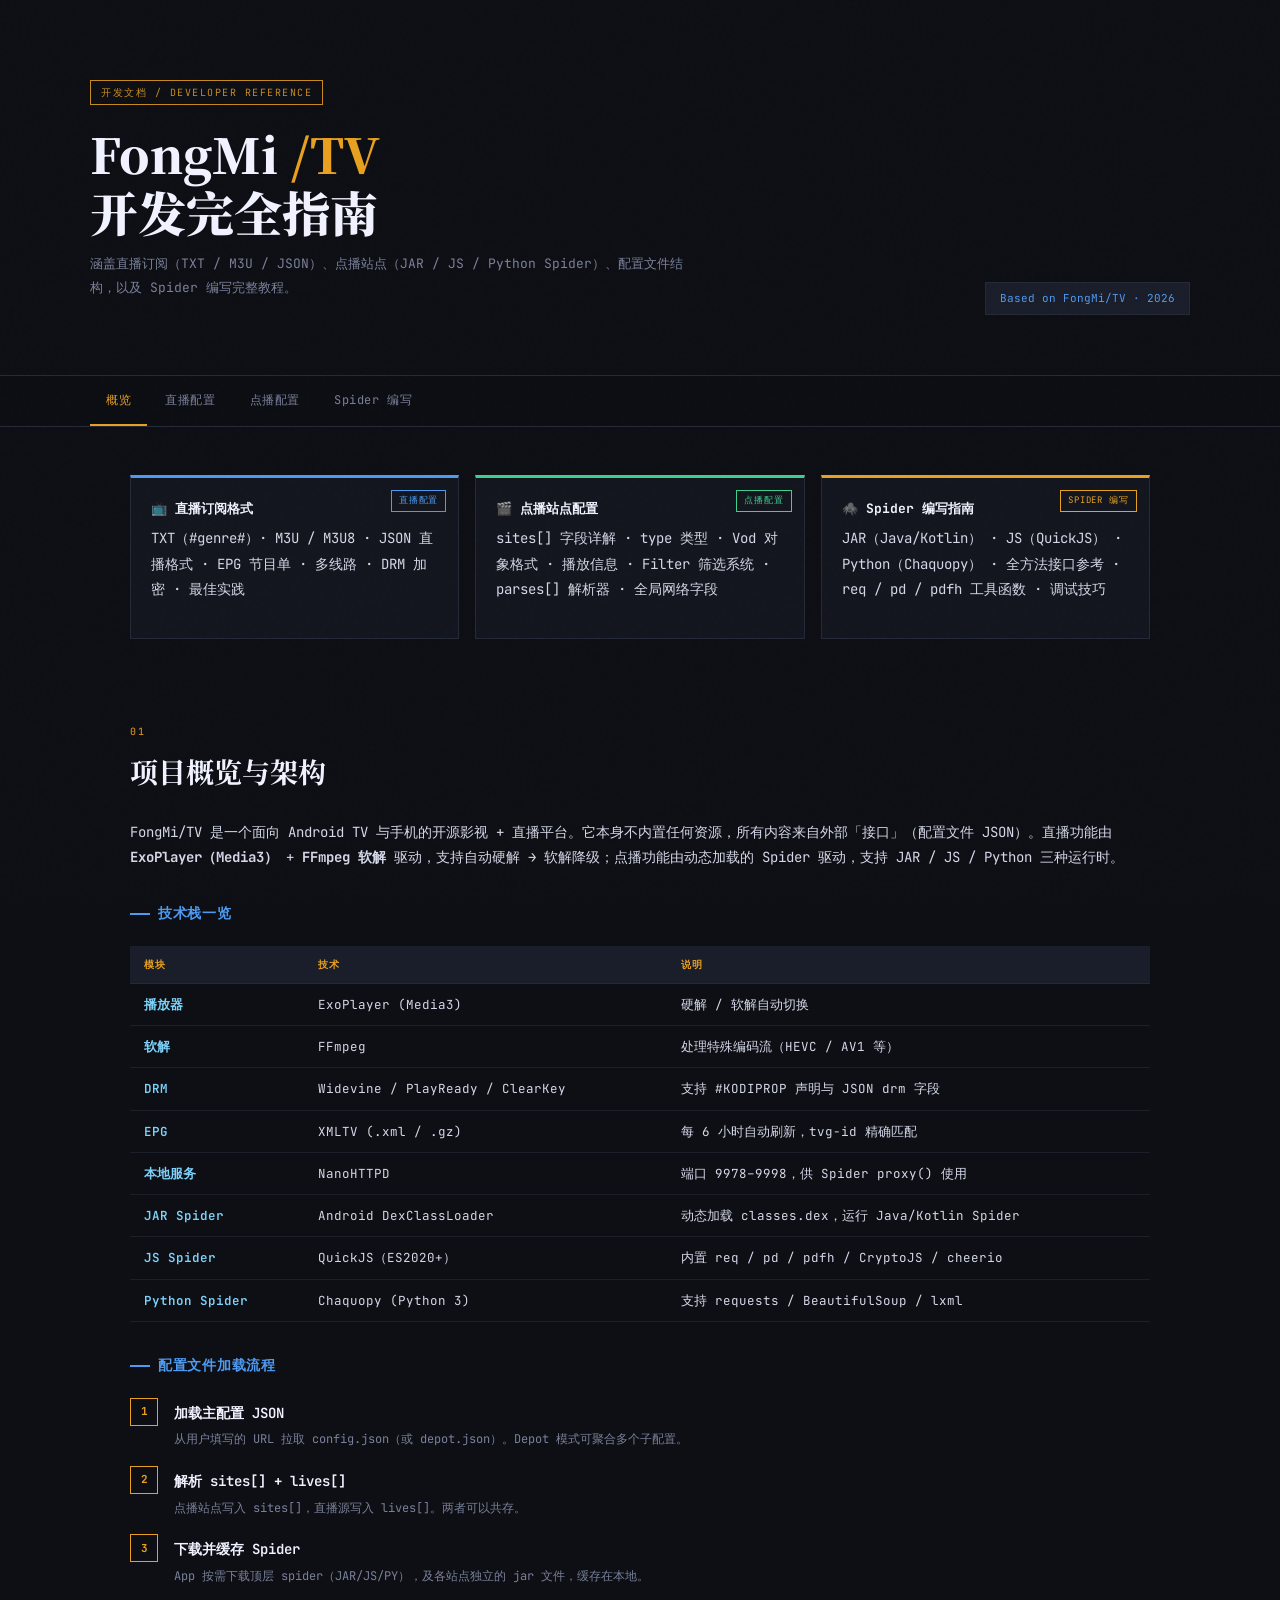
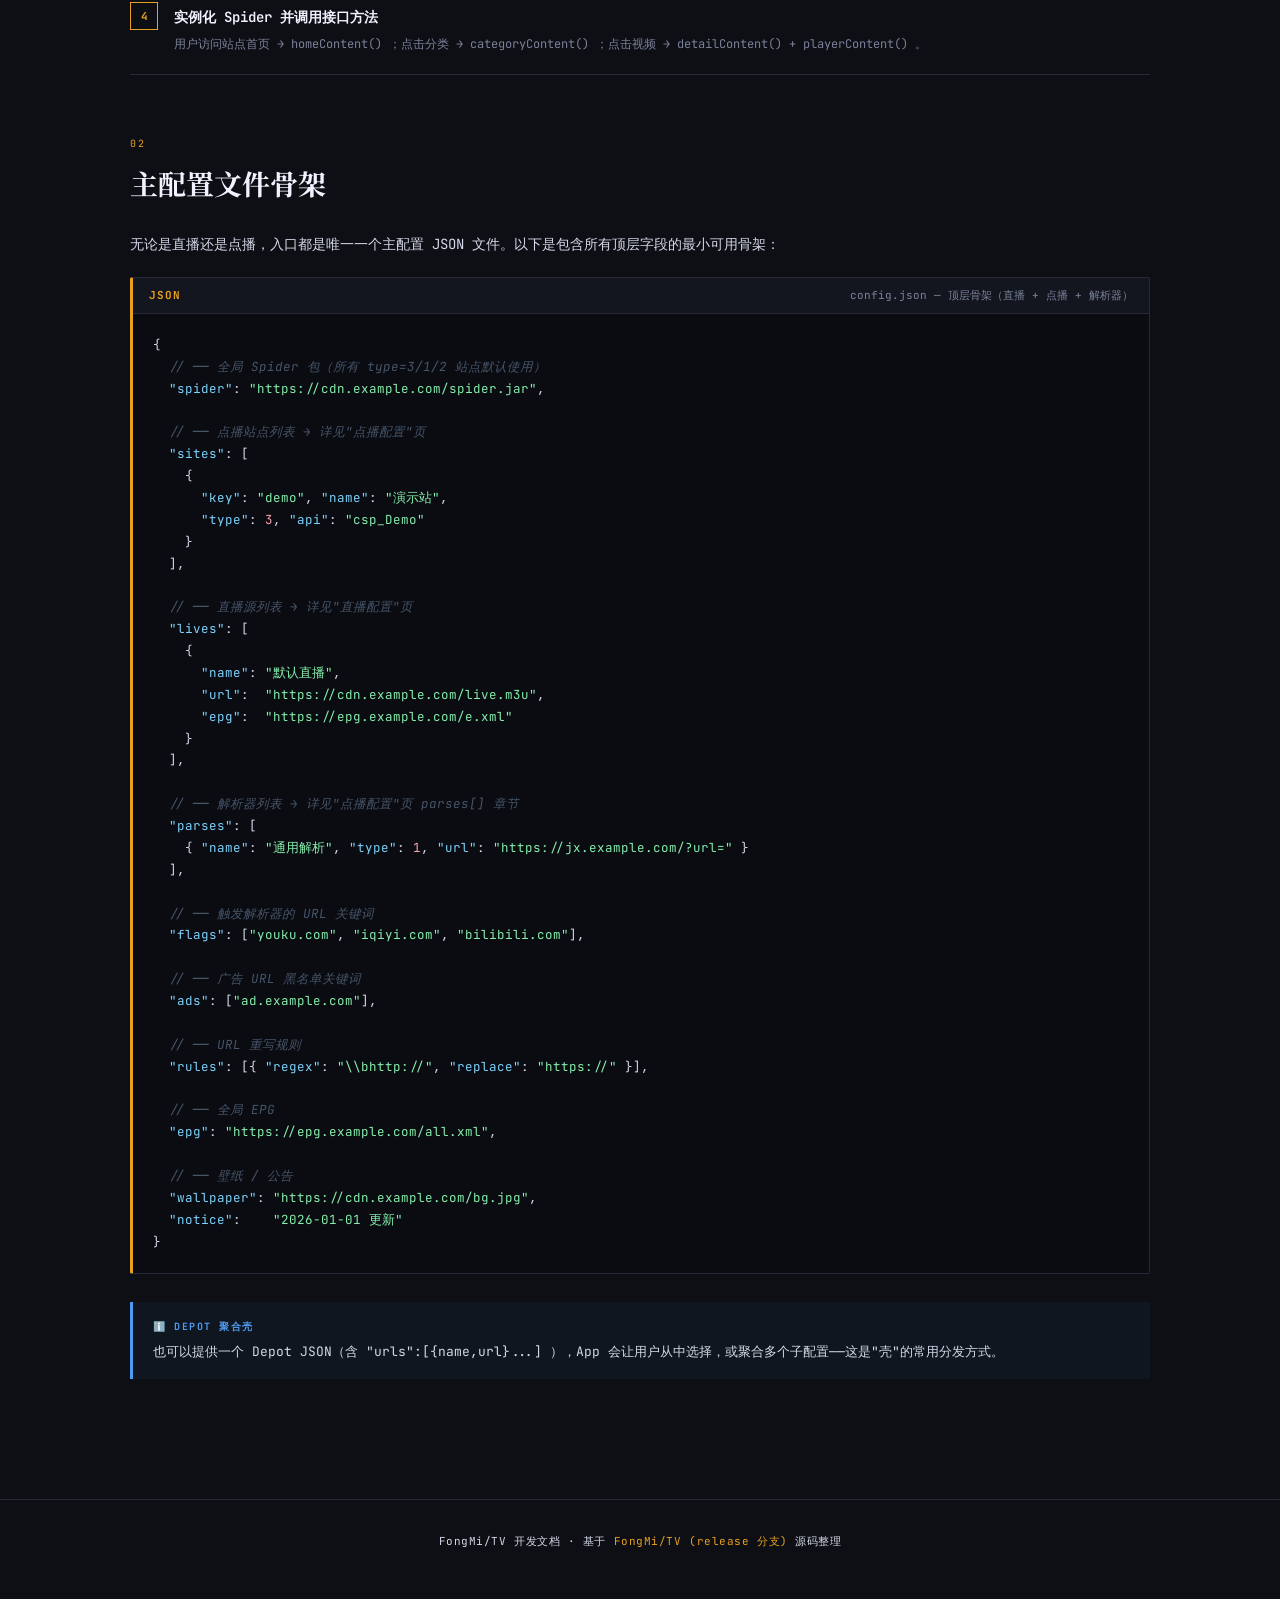
<file: index.html>
﻿<!doctype html>
<html lang="zh-CN">
  <head>
    <meta charset="UTF-8" />
    <meta name="viewport" content="width=device-width, initial-scale=1.0" />
    <title>FongMi/TV 开发文档</title>
    <link
      href="https://fonts.googleapis.com/css2?family=JetBrains+Mono:wght@300;400;500;700&family=Noto+Serif+SC:wght@400;700;900&display=swap"
      rel="stylesheet"
    />
    <link rel="stylesheet" href="style.css" />
  </head>

  <body>
    <header>
      <div class="header-grid">
        <div>
          <div class="badge">开发文档 / Developer Reference</div>
          <h1>
            FongMi
            <span>/TV</span>
            <br />
            开发完全指南
          </h1>
          <p class="subtitle">
            涵盖直播订阅（TXT / M3U / JSON）、点播站点（JAR / JS / Python
            Spider）、配置文件结构，以及 Spider 编写完整教程。
          </p>
        </div>
        <div class="version-tag">Based on FongMi/TV · 2026</div>
      </div>
    </header>

    <nav>
      <ul>
        <li><a href="index.html">概览</a></li>
        <li><a href="live.html">直播配置</a></li>
        <li><a href="vod.html">点播配置</a></li>
        <li><a href="spider.html">Spider 编写</a></li>
      </ul>
    </nav>

    <main>
      <!-- ═══ LANDING NAV CARDS ═══ -->
      <div
        class="card-grid"
        style="margin-top: 48px; grid-template-columns: repeat(auto-fit, minmax(260px, 1fr))"
      >
        <a href="live.html" style="text-decoration: none">
          <div class="card" style="border-top: 3px solid var(--accent2)">
            <div
              class="card-tag"
              style="
                background: var(--accent2) 18;
                color: var(--accent2);
                border-color: var(--accent2) 50;
              "
            >
              直播配置
            </div>
            <div class="card-title">📺 直播订阅格式</div>
            <p>
              TXT（#genre#）· M3U / M3U8 · JSON 直播格式 · EPG 节目单 · 多线路 · DRM 加密 · 最佳实践
            </p>
          </div>
        </a>
        <a href="vod.html" style="text-decoration: none">
          <div class="card" style="border-top: 3px solid var(--accent3)">
            <div
              class="card-tag"
              style="
                background: var(--accent3) 18;
                color: var(--accent3);
                border-color: var(--accent3) 50;
              "
            >
              点播配置
            </div>
            <div class="card-title">🎬 点播站点配置</div>
            <p>
              sites[] 字段详解 · type 类型 · Vod 对象格式 · 播放信息 · Filter 筛选系统 · parses[]
              解析器 · 全局网络字段
            </p>
          </div>
        </a>
        <a href="spider.html" style="text-decoration: none">
          <div class="card" style="border-top: 3px solid var(--accent)">
            <div
              class="card-tag"
              style="
                background: var(--accent) 18;
                color: var(--accent);
                border-color: var(--accent) 50;
              "
            >
              Spider 编写
            </div>
            <div class="card-title">🕷️ Spider 编写指南</div>
            <p>
              JAR（Java/Kotlin） · JS（QuickJS） · Python（Chaquopy） · 全方法接口参考 · req / pd /
              pdfh 工具函数 · 调试技巧
            </p>
          </div>
        </a>
      </div>

      <!-- ═══ OVERVIEW ═══ -->
      <section class="section" id="overview">
        <div class="section-num">01</div>
        <h2>项目概览与架构</h2>

        <p>
          FongMi/TV 是一个面向 Android TV 与手机的开源影视 +
          直播平台。它本身不内置任何资源，所有内容来自外部「接口」（配置文件 JSON）。直播功能由
          <strong>ExoPlayer（Media3）</strong>
          +
          <strong>FFmpeg 软解</strong>
          驱动，支持自动硬解 → 软解降级；点播功能由动态加载的 Spider 驱动，支持 JAR / JS / Python
          三种运行时。
        </p>

        <h3>技术栈一览</h3>
        <div class="table-wrap">
          <table>
            <thead>
              <tr>
                <th>模块</th>
                <th>技术</th>
                <th>说明</th>
              </tr>
            </thead>
            <tbody>
              <tr>
                <td class="td-key">播放器</td>
                <td>ExoPlayer (Media3)</td>
                <td>硬解 / 软解自动切换</td>
              </tr>
              <tr>
                <td class="td-key">软解</td>
                <td>FFmpeg</td>
                <td>处理特殊编码流（HEVC / AV1 等）</td>
              </tr>
              <tr>
                <td class="td-key">DRM</td>
                <td>Widevine / PlayReady / ClearKey</td>
                <td>支持 #KODIPROP 声明与 JSON drm 字段</td>
              </tr>
              <tr>
                <td class="td-key">EPG</td>
                <td>XMLTV (.xml / .gz)</td>
                <td>每 6 小时自动刷新，tvg-id 精确匹配</td>
              </tr>
              <tr>
                <td class="td-key">本地服务</td>
                <td>NanoHTTPD</td>
                <td>端口 9978–9998，供 Spider proxy() 使用</td>
              </tr>
              <tr>
                <td class="td-key">JAR Spider</td>
                <td>Android DexClassLoader</td>
                <td>动态加载 classes.dex，运行 Java/Kotlin Spider</td>
              </tr>
              <tr>
                <td class="td-key">JS Spider</td>
                <td>QuickJS（ES2020+）</td>
                <td>内置 req / pd / pdfh / CryptoJS / cheerio</td>
              </tr>
              <tr>
                <td class="td-key">Python Spider</td>
                <td>Chaquopy (Python 3)</td>
                <td>支持 requests / BeautifulSoup / lxml</td>
              </tr>
            </tbody>
          </table>
        </div>

        <h3>配置文件加载流程</h3>
        <ul class="step-list">
          <li>
            <div class="step-num">1</div>
            <div class="step-content">
              <div class="step-title">加载主配置 JSON</div>
              <div class="step-desc">
                从用户填写的 URL 拉取 config.json（或 depot.json）。Depot 模式可聚合多个子配置。
              </div>
            </div>
          </li>
          <li>
            <div class="step-num">2</div>
            <div class="step-content">
              <div class="step-title">解析 sites[] + lives[]</div>
              <div class="step-desc">点播站点写入 sites[]，直播源写入 lives[]。两者可以共存。</div>
            </div>
          </li>
          <li>
            <div class="step-num">3</div>
            <div class="step-content">
              <div class="step-title">下载并缓存 Spider</div>
              <div class="step-desc">
                App 按需下载顶层 spider（JAR/JS/PY），及各站点独立的 jar 文件，缓存在本地。
              </div>
            </div>
          </li>
          <li>
            <div class="step-num">4</div>
            <div class="step-content">
              <div class="step-title">实例化 Spider 并调用接口方法</div>
              <div class="step-desc">
                用户访问站点首页 →
                <code>homeContent()</code>
                ；点击分类 →
                <code>categoryContent()</code>
                ；点击视频 →
                <code>detailContent()</code>
                +
                <code>playerContent()</code>
                。
              </div>
            </div>
          </li>
        </ul>
      </section>

      <!-- ═══ MAIN CONFIG ═══ -->
      <section class="section" id="config">
        <div class="section-num">02</div>
        <h2>主配置文件骨架</h2>

        <p>
          无论是直播还是点播，入口都是唯一一个主配置 JSON
          文件。以下是包含所有顶层字段的最小可用骨架：
        </p>

        <div class="code-block">
          <div class="code-header">
            <span class="code-lang">JSON</span>
            <span class="code-desc">config.json — 顶层骨架（直播 + 点播 + 解析器）</span>
          </div>
          <pre><code>{
  <span class="c-cmt">// ── 全局 Spider 包（所有 type=3/1/2 站点默认使用）</span>
  <span class="c-key">"spider"</span>: <span class="c-str">"https://cdn.example.com/spider.jar"</span>,

  <span class="c-cmt">// ── 点播站点列表 → 详见"点播配置"页</span>
  <span class="c-key">"sites"</span>: [
    {
      <span class="c-key">"key"</span>: <span class="c-str">"demo"</span>, <span class="c-key">"name"</span>: <span class="c-str">"演示站"</span>,
      <span class="c-key">"type"</span>: <span class="c-num">3</span>, <span class="c-key">"api"</span>: <span class="c-str">"csp_Demo"</span>
    }
  ],

  <span class="c-cmt">// ── 直播源列表 → 详见"直播配置"页</span>
  <span class="c-key">"lives"</span>: [
    {
      <span class="c-key">"name"</span>: <span class="c-str">"默认直播"</span>,
      <span class="c-key">"url"</span>:  <span class="c-str">"https://cdn.example.com/live.m3u"</span>,
      <span class="c-key">"epg"</span>:  <span class="c-str">"https://epg.example.com/e.xml"</span>
    }
  ],

  <span class="c-cmt">// ── 解析器列表 → 详见"点播配置"页 parses[] 章节</span>
  <span class="c-key">"parses"</span>: [
    { <span class="c-key">"name"</span>: <span class="c-str">"通用解析"</span>, <span class="c-key">"type"</span>: <span class="c-num">1</span>, <span class="c-key">"url"</span>: <span class="c-str">"https://jx.example.com/?url="</span> }
  ],

  <span class="c-cmt">// ── 触发解析器的 URL 关键词</span>
  <span class="c-key">"flags"</span>: [<span class="c-str">"youku.com"</span>, <span class="c-str">"iqiyi.com"</span>, <span class="c-str">"bilibili.com"</span>],

  <span class="c-cmt">// ── 广告 URL 黑名单关键词</span>
  <span class="c-key">"ads"</span>: [<span class="c-str">"ad.example.com"</span>],

  <span class="c-cmt">// ── URL 重写规则</span>
  <span class="c-key">"rules"</span>: [{ <span class="c-key">"regex"</span>: <span class="c-str">"\\bhttp://"</span>, <span class="c-key">"replace"</span>: <span class="c-str">"https://"</span> }],

  <span class="c-cmt">// ── 全局 EPG</span>
  <span class="c-key">"epg"</span>: <span class="c-str">"https://epg.example.com/all.xml"</span>,

  <span class="c-cmt">// ── 壁纸 / 公告</span>
  <span class="c-key">"wallpaper"</span>: <span class="c-str">"https://cdn.example.com/bg.jpg"</span>,
  <span class="c-key">"notice"</span>:    <span class="c-str">"2026-01-01 更新"</span>
}</code></pre>
        </div>

        <div class="callout callout-info">
          <div class="callout-title">ℹ️ Depot 聚合壳</div>
          也可以提供一个 Depot JSON（含
          <code>"urls":[{name,url}...]</code>
          ），App 会让用户从中选择，或聚合多个子配置——这是"壳"的常用分发方式。
        </div>
      </section>
    </main>

    <footer>
      <p>
        FongMi/TV 开发文档 · 基于
        <a href="https://github.com/FongMi/TV" style="color: var(--accent); text-decoration: none">
          FongMi/TV (release 分支)
        </a>
        源码整理
      </p>
    </footer>

    <script src="main.js" defer></script>
  </body>
</html>
</file>
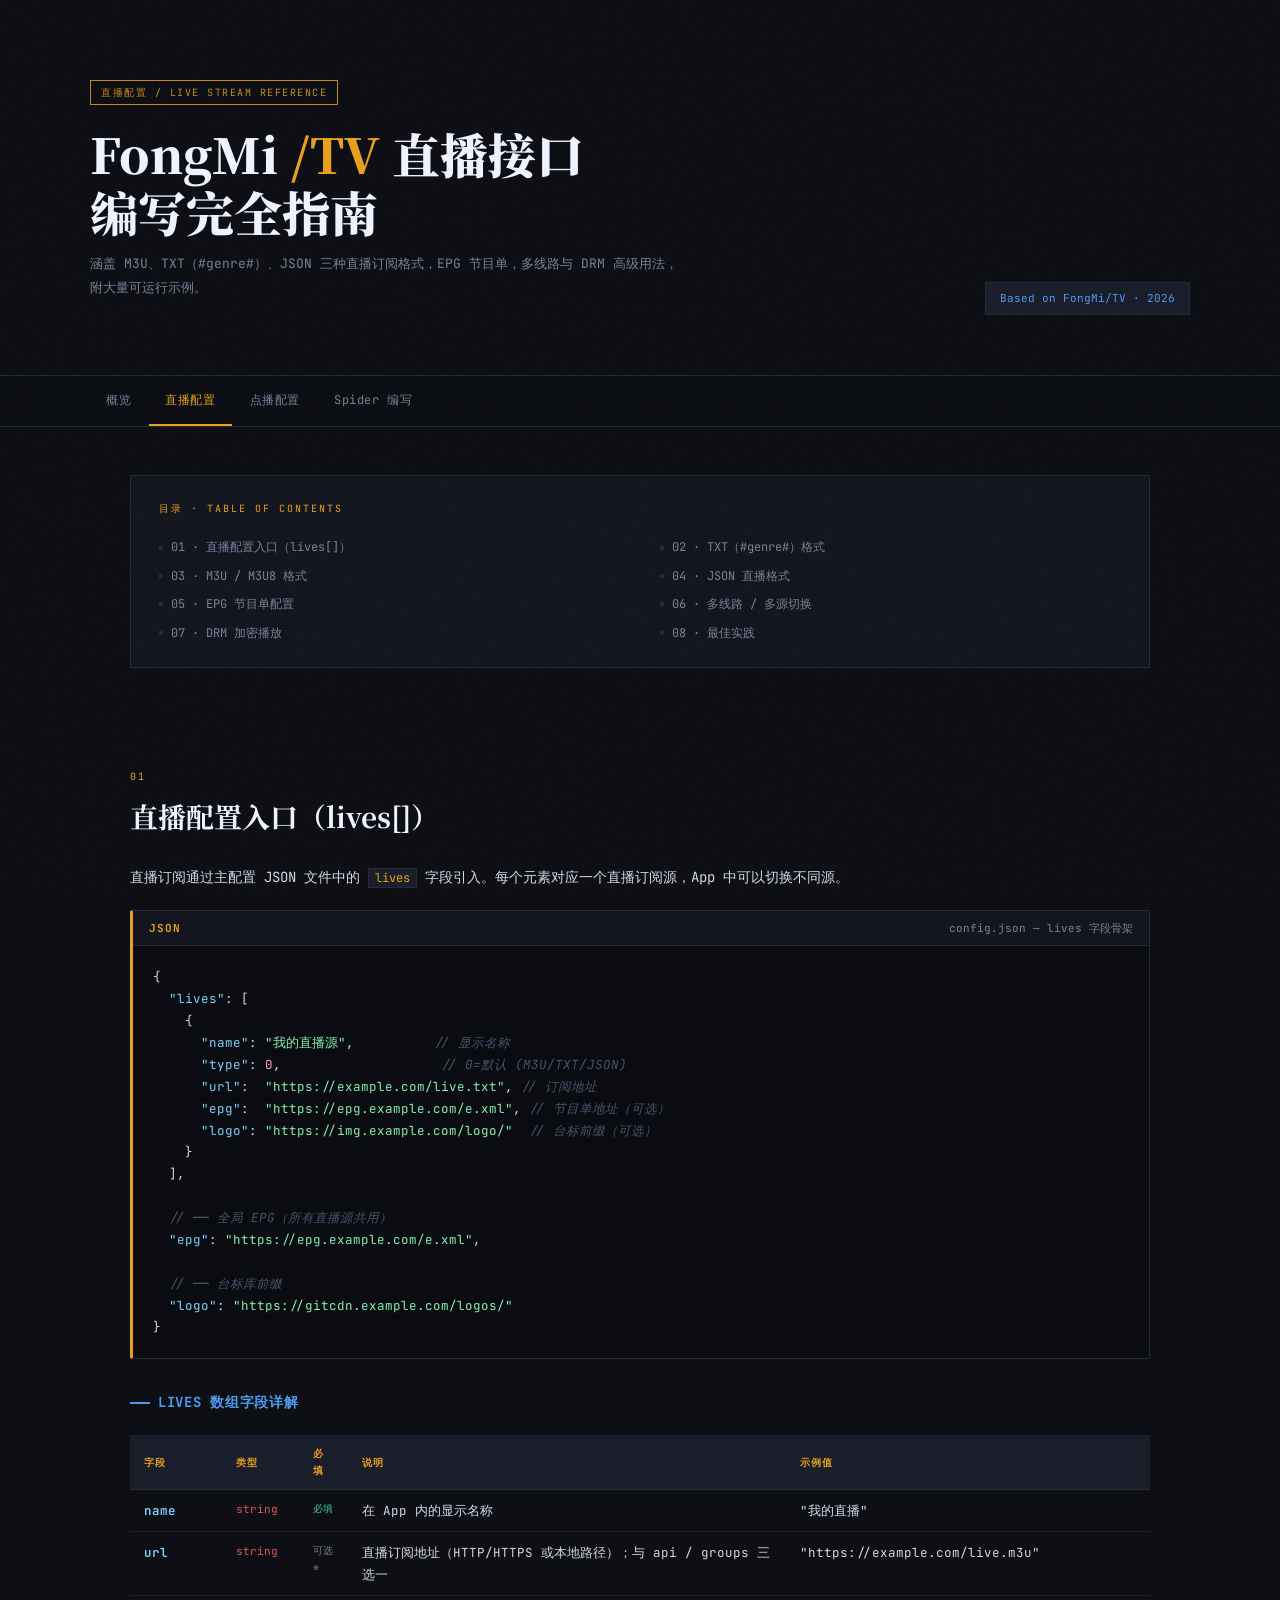
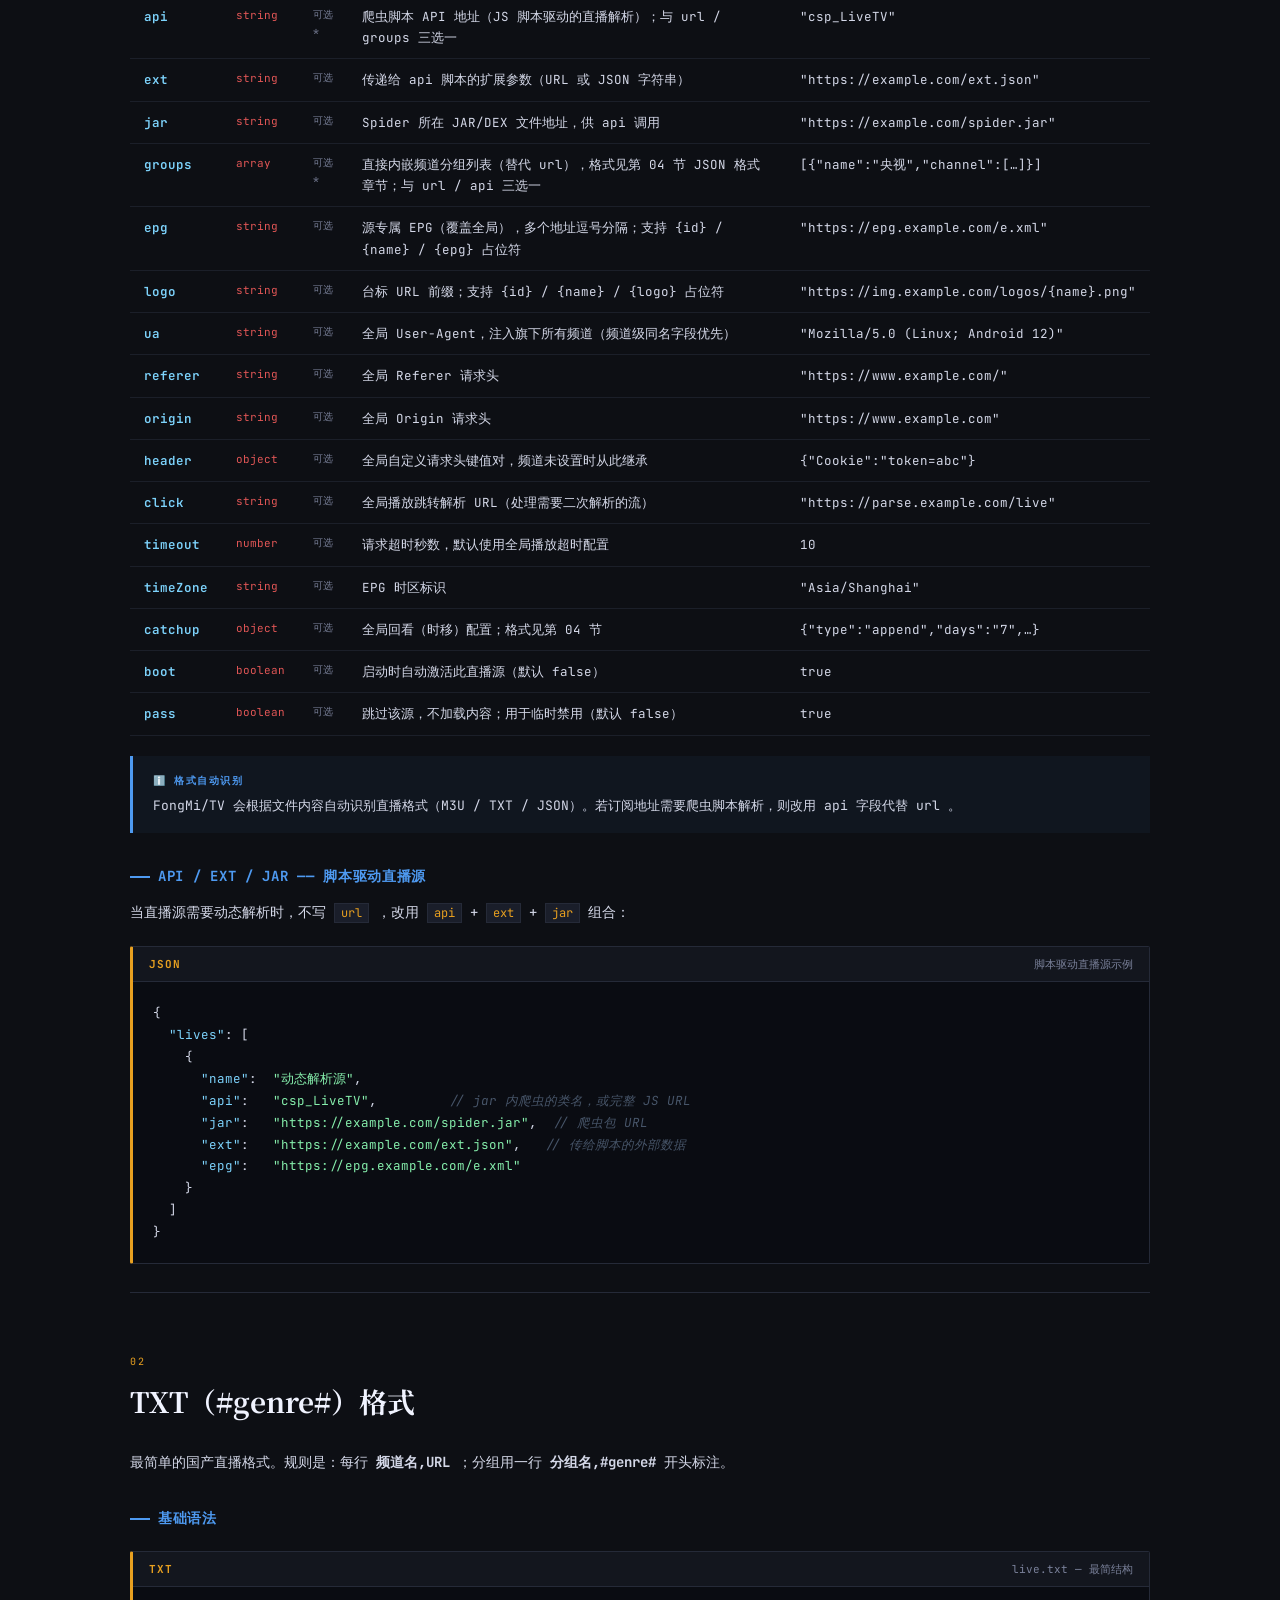
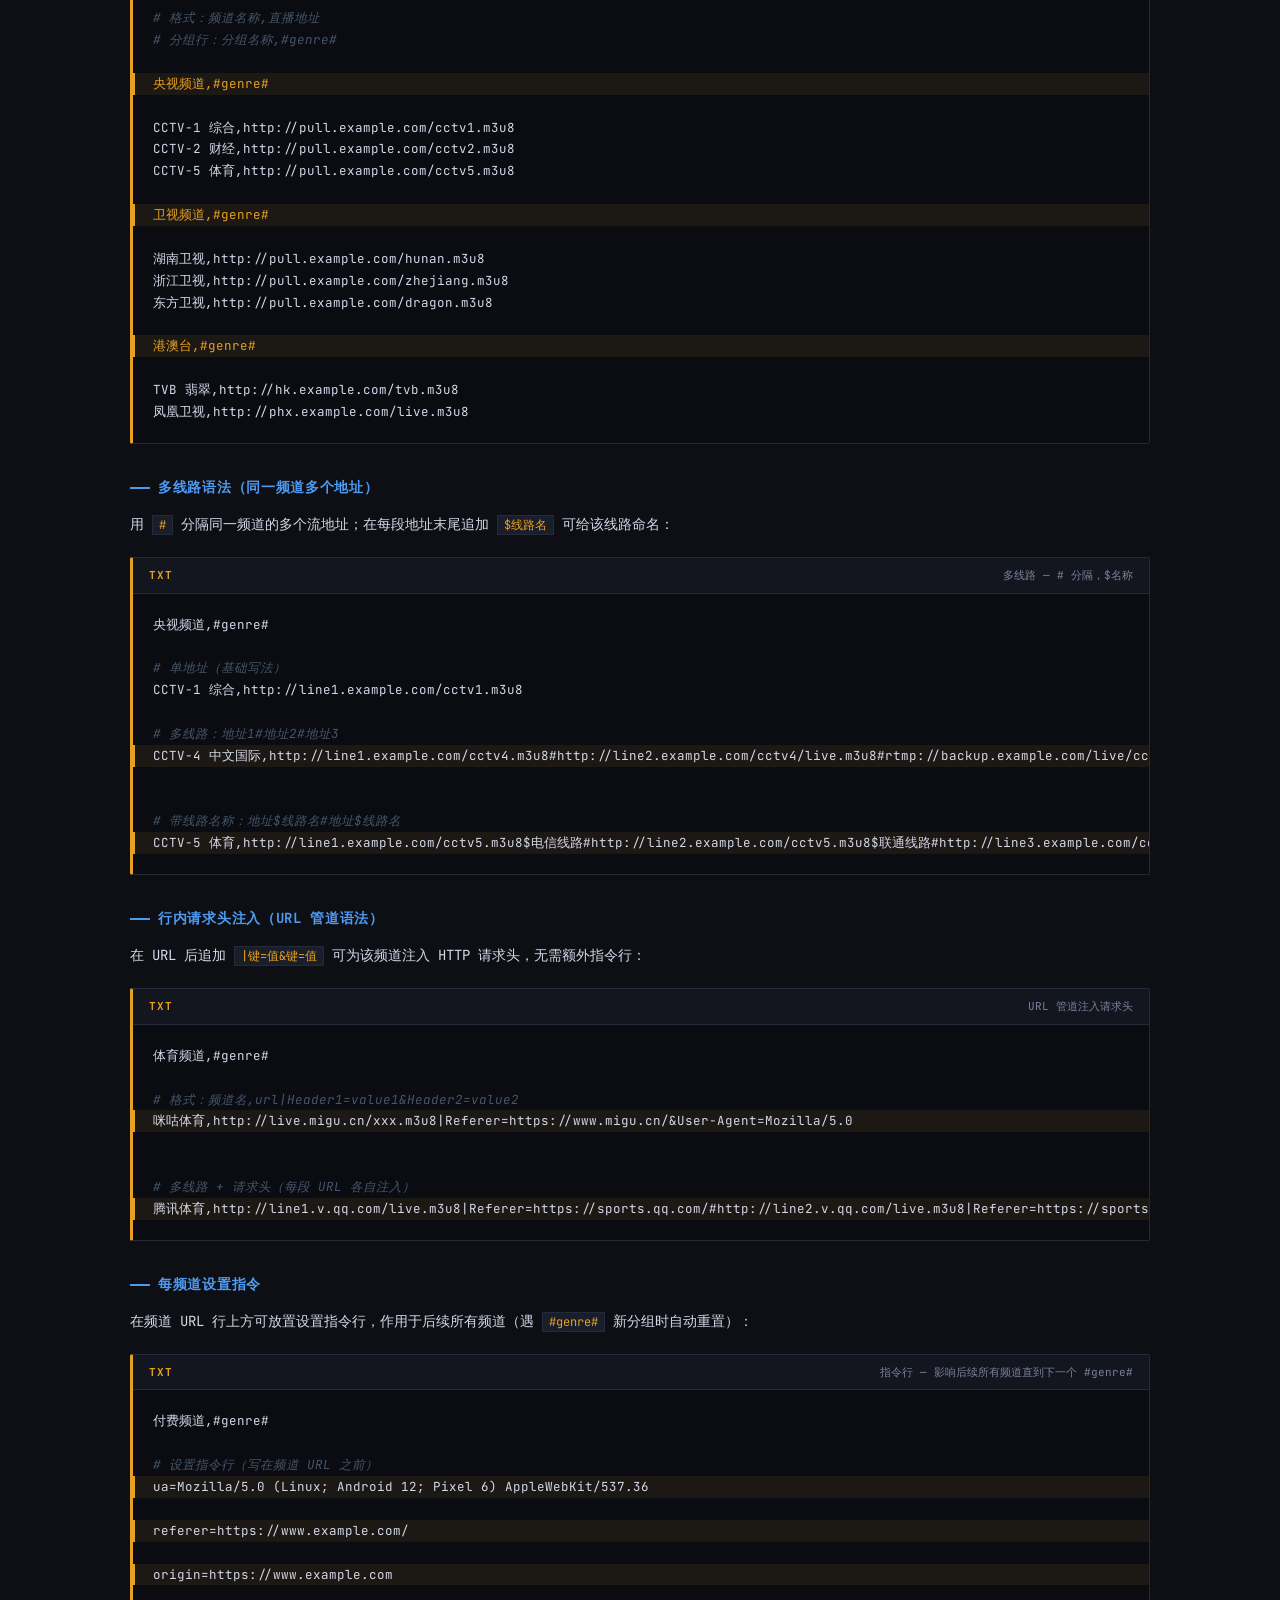
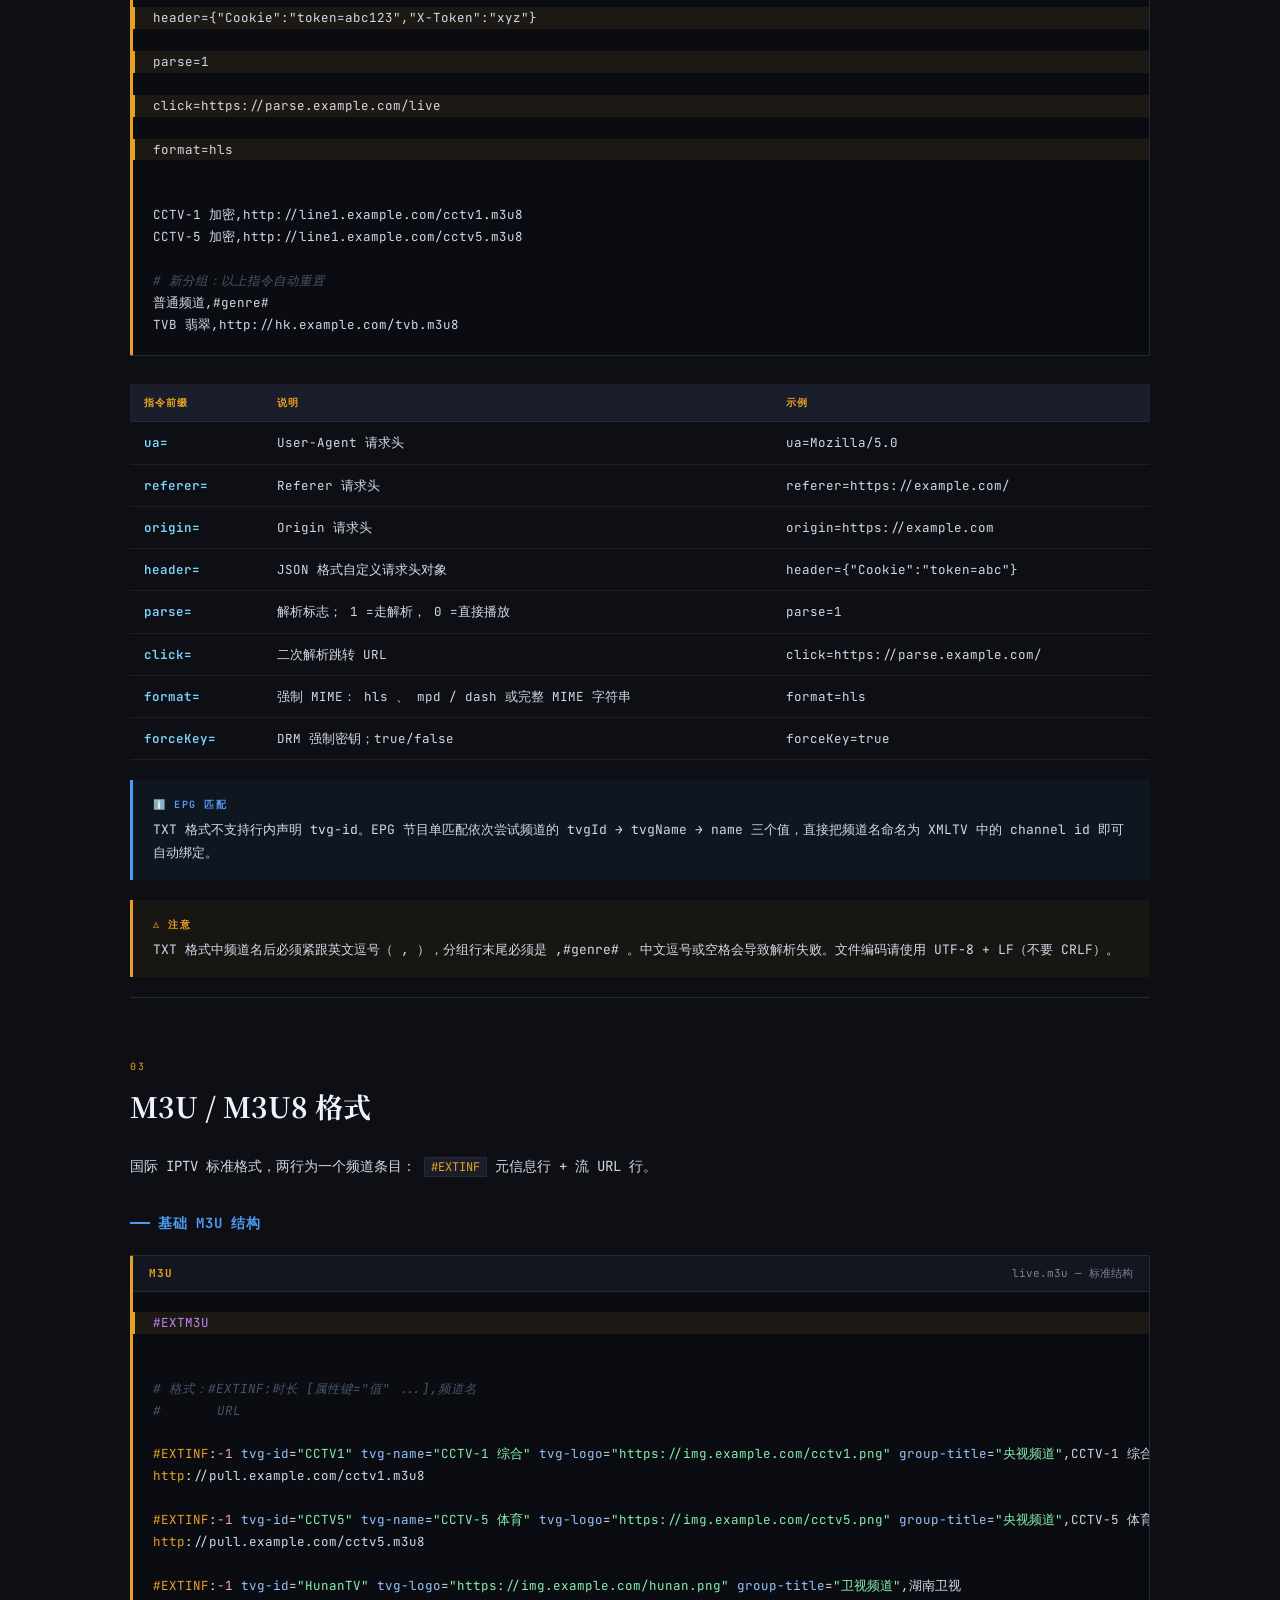
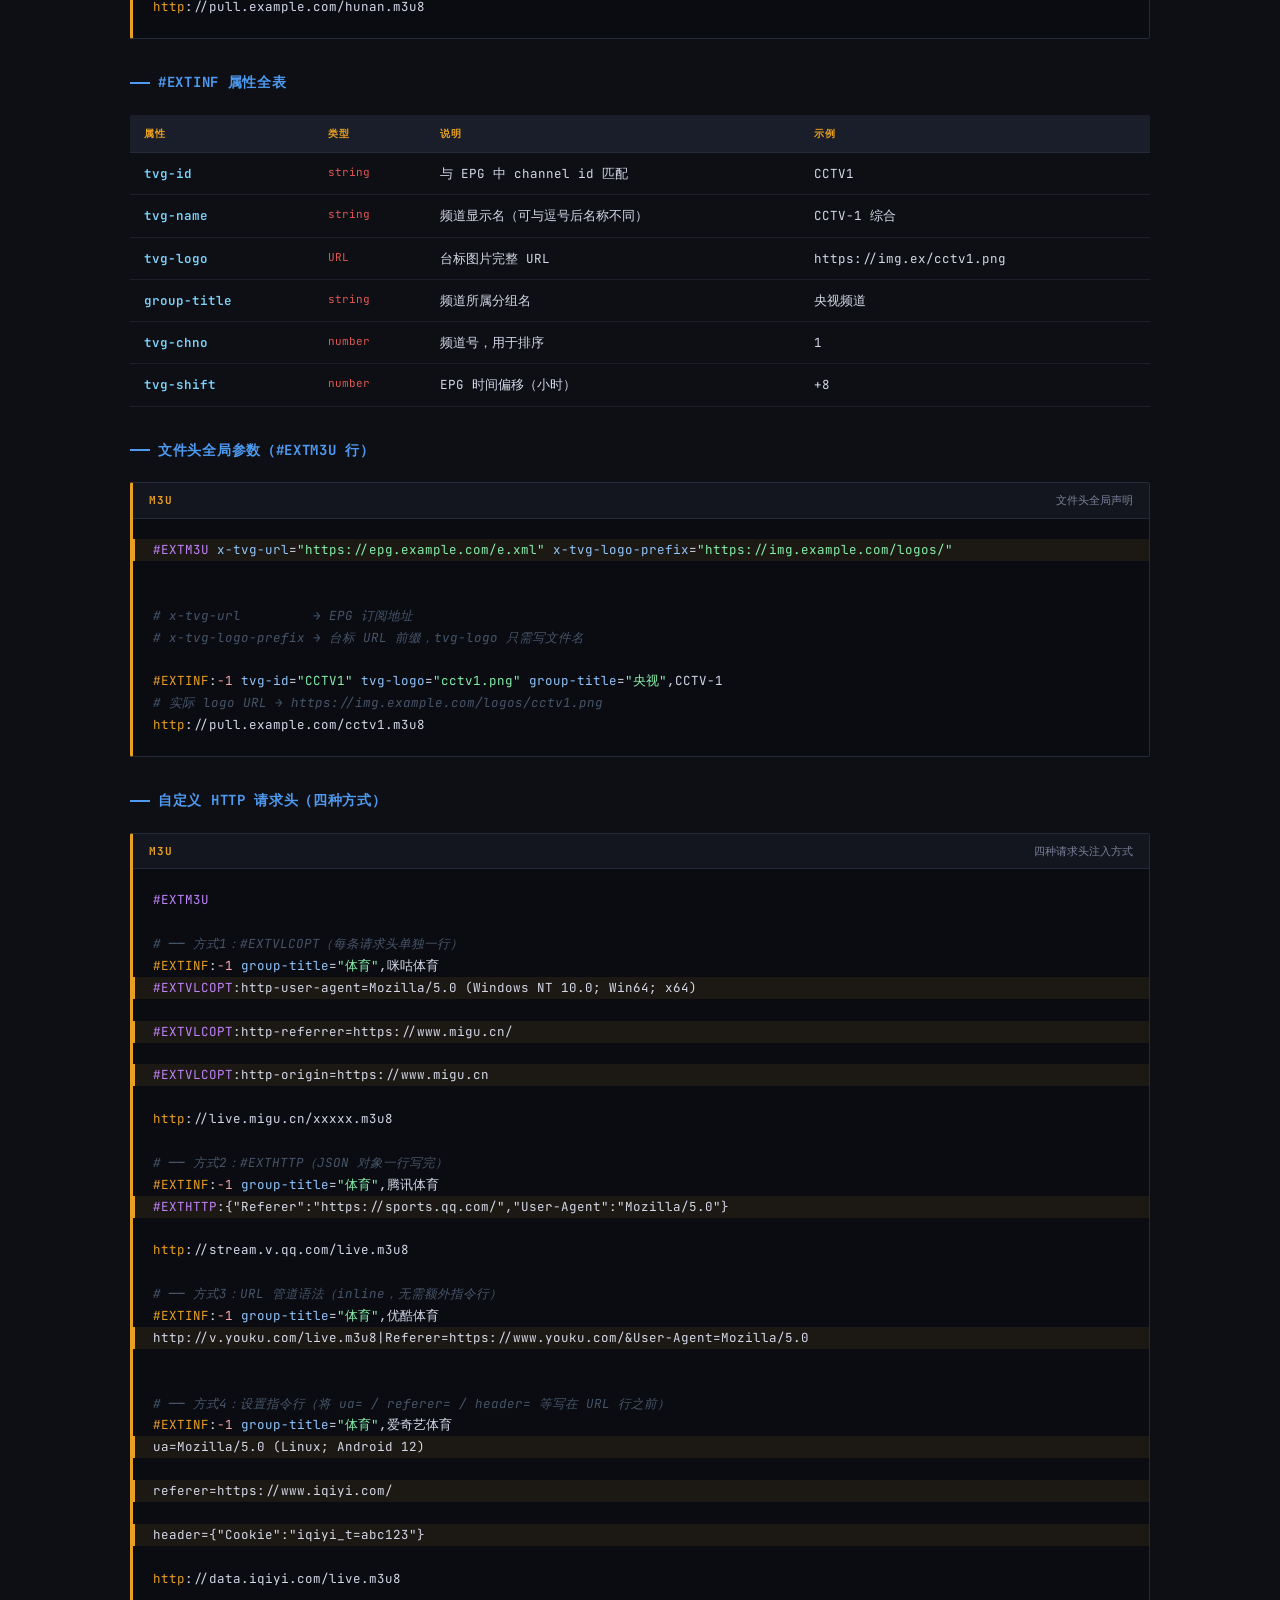
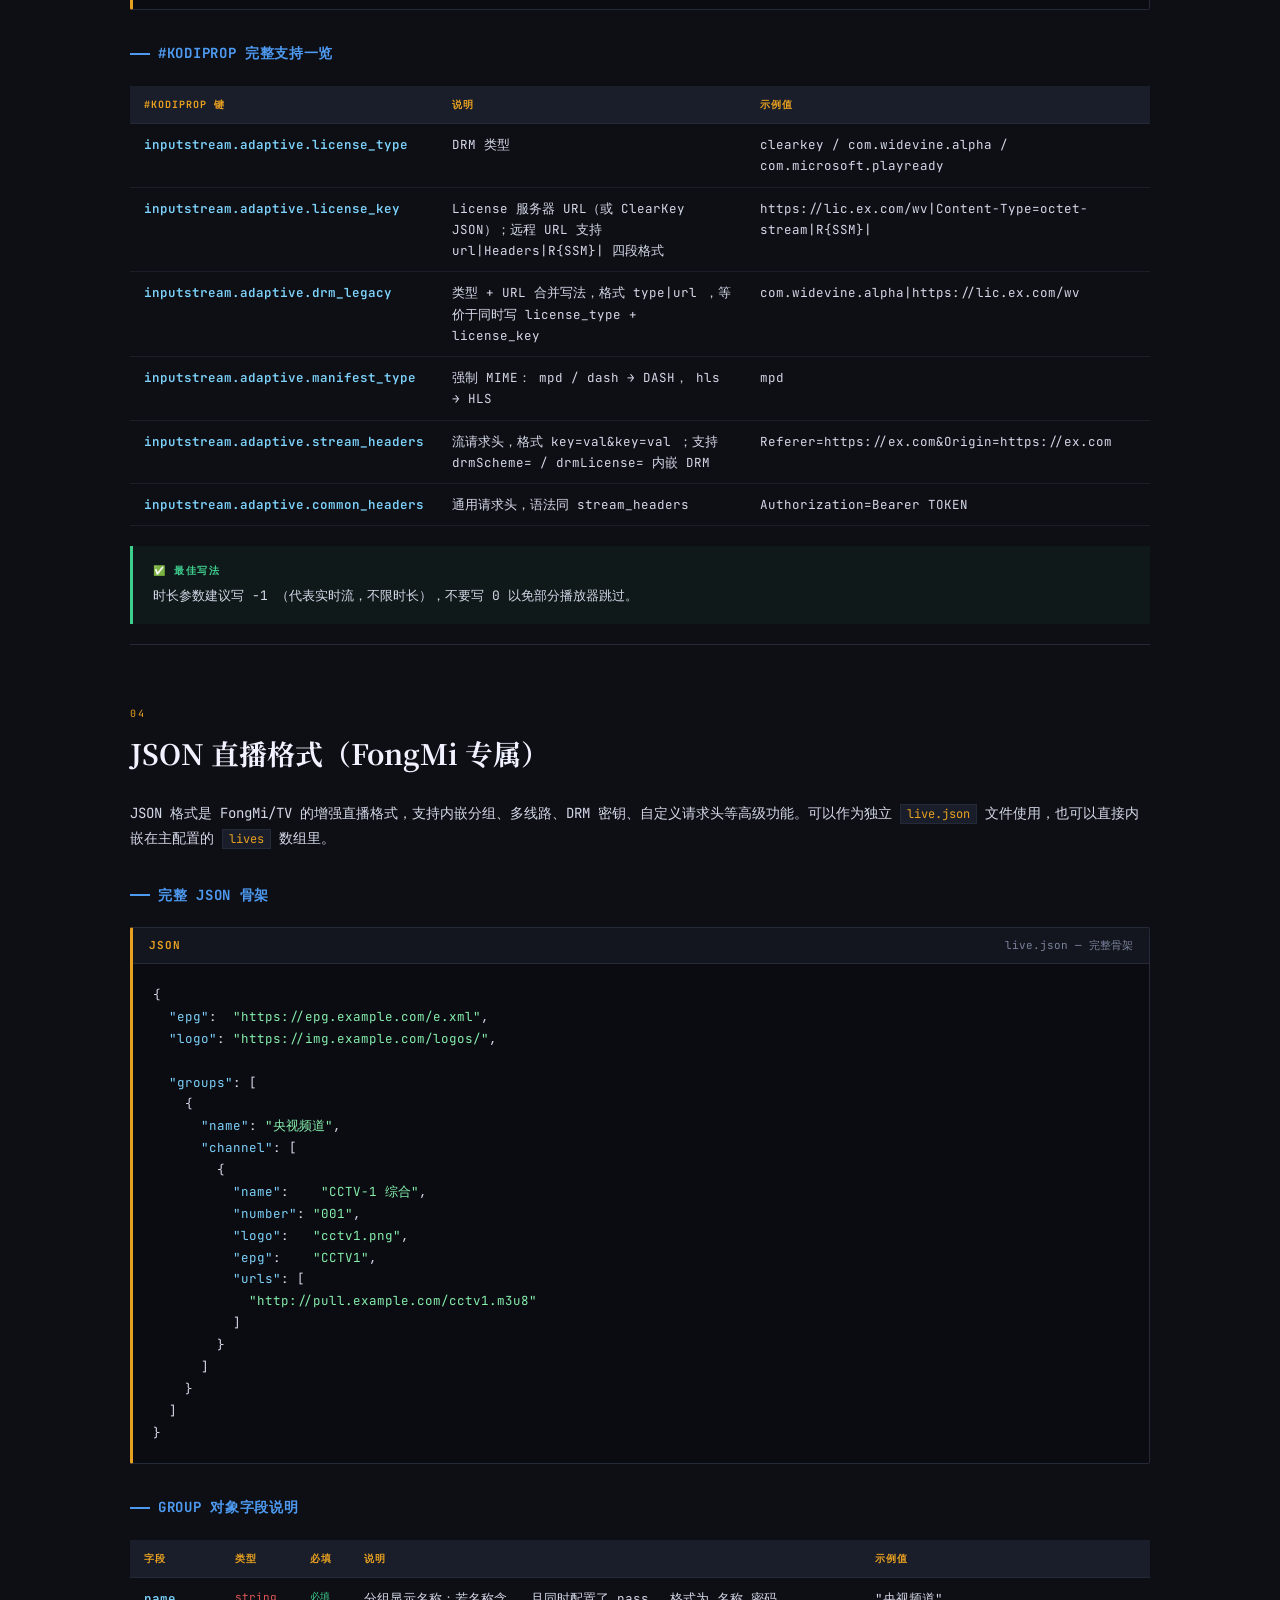
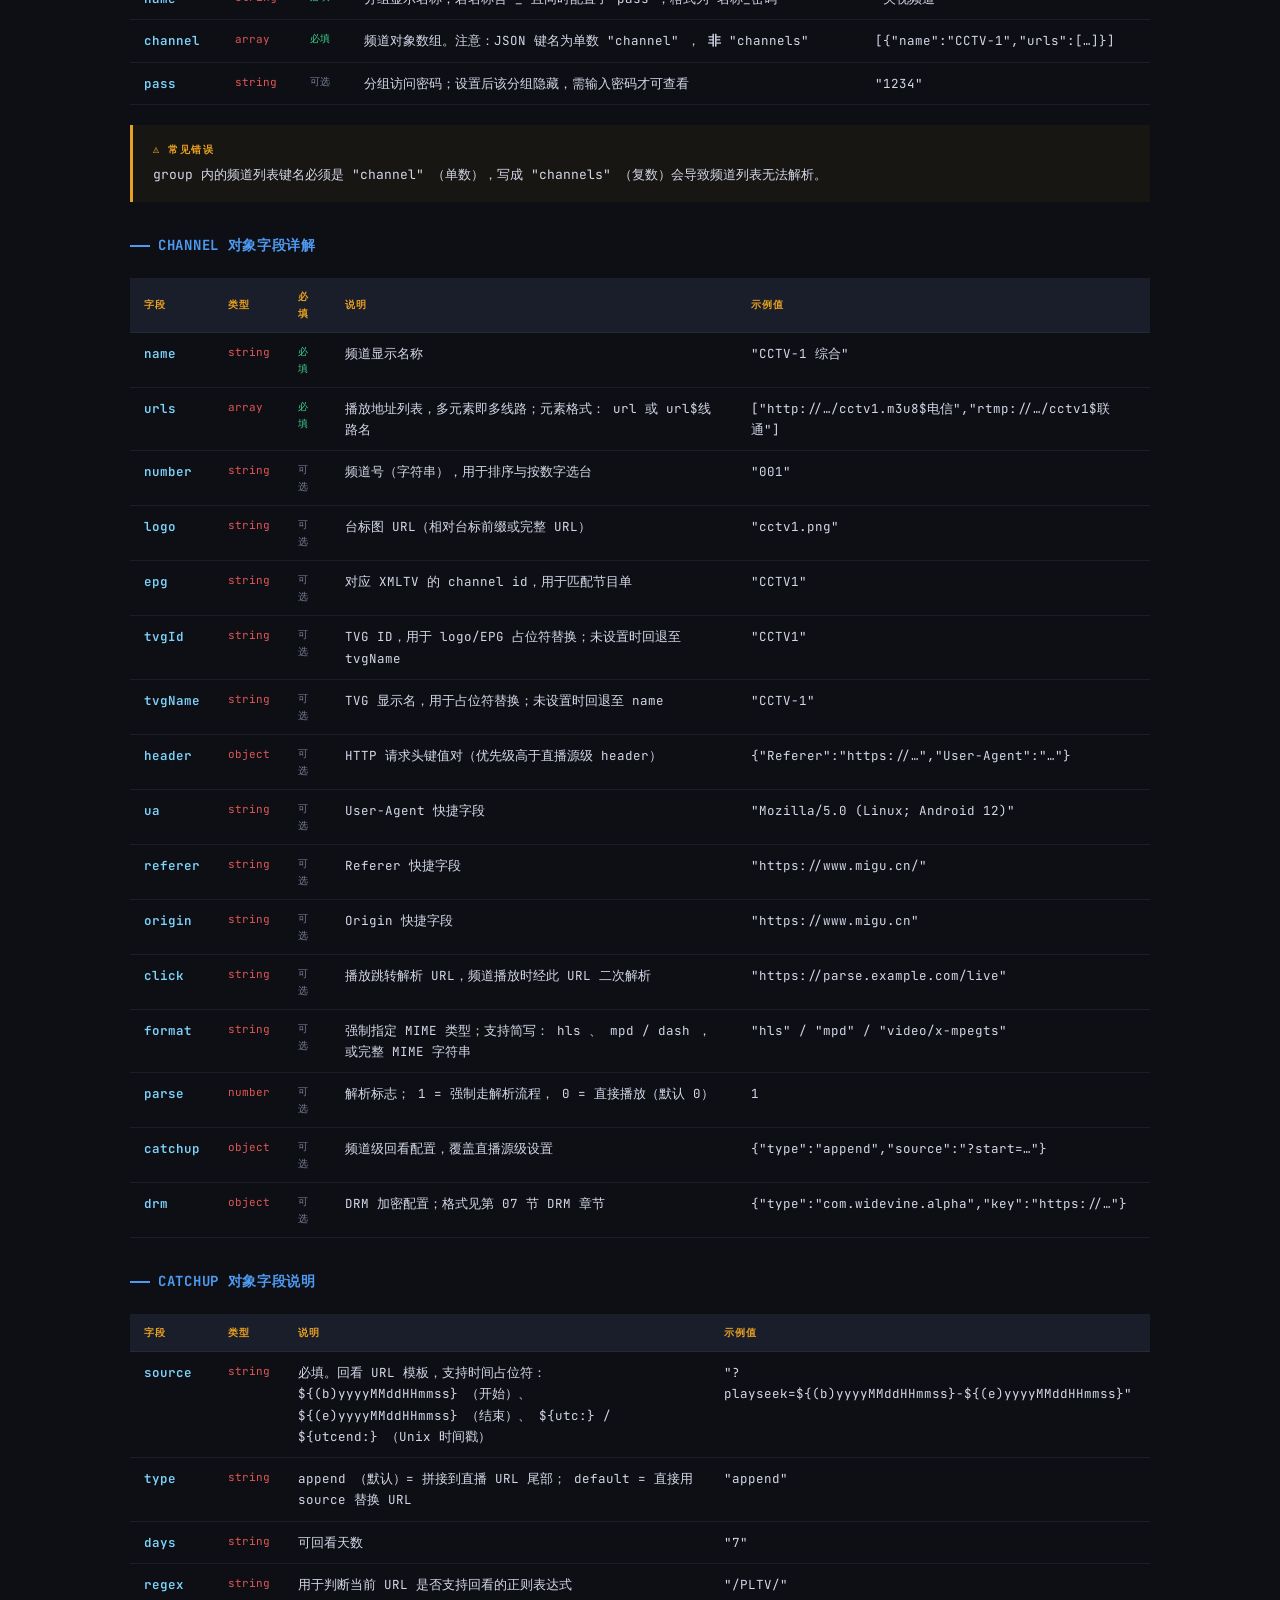
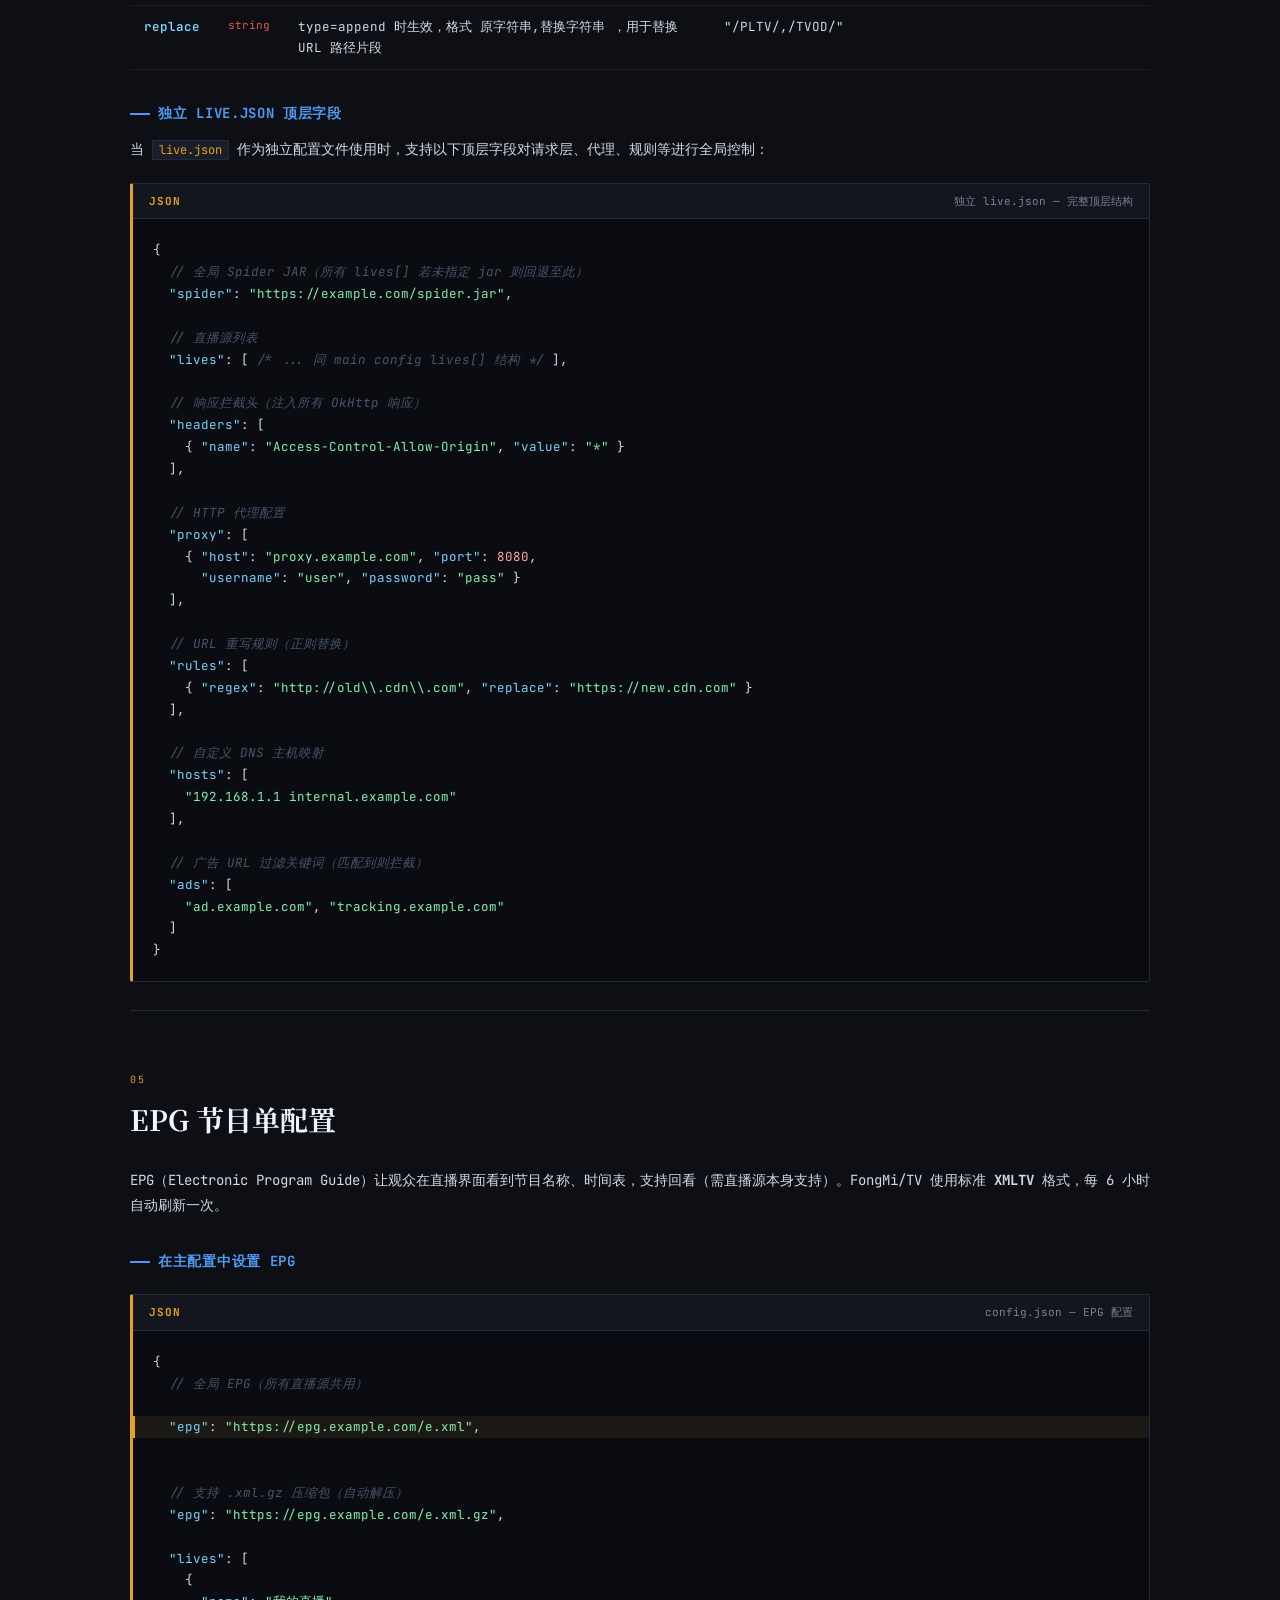
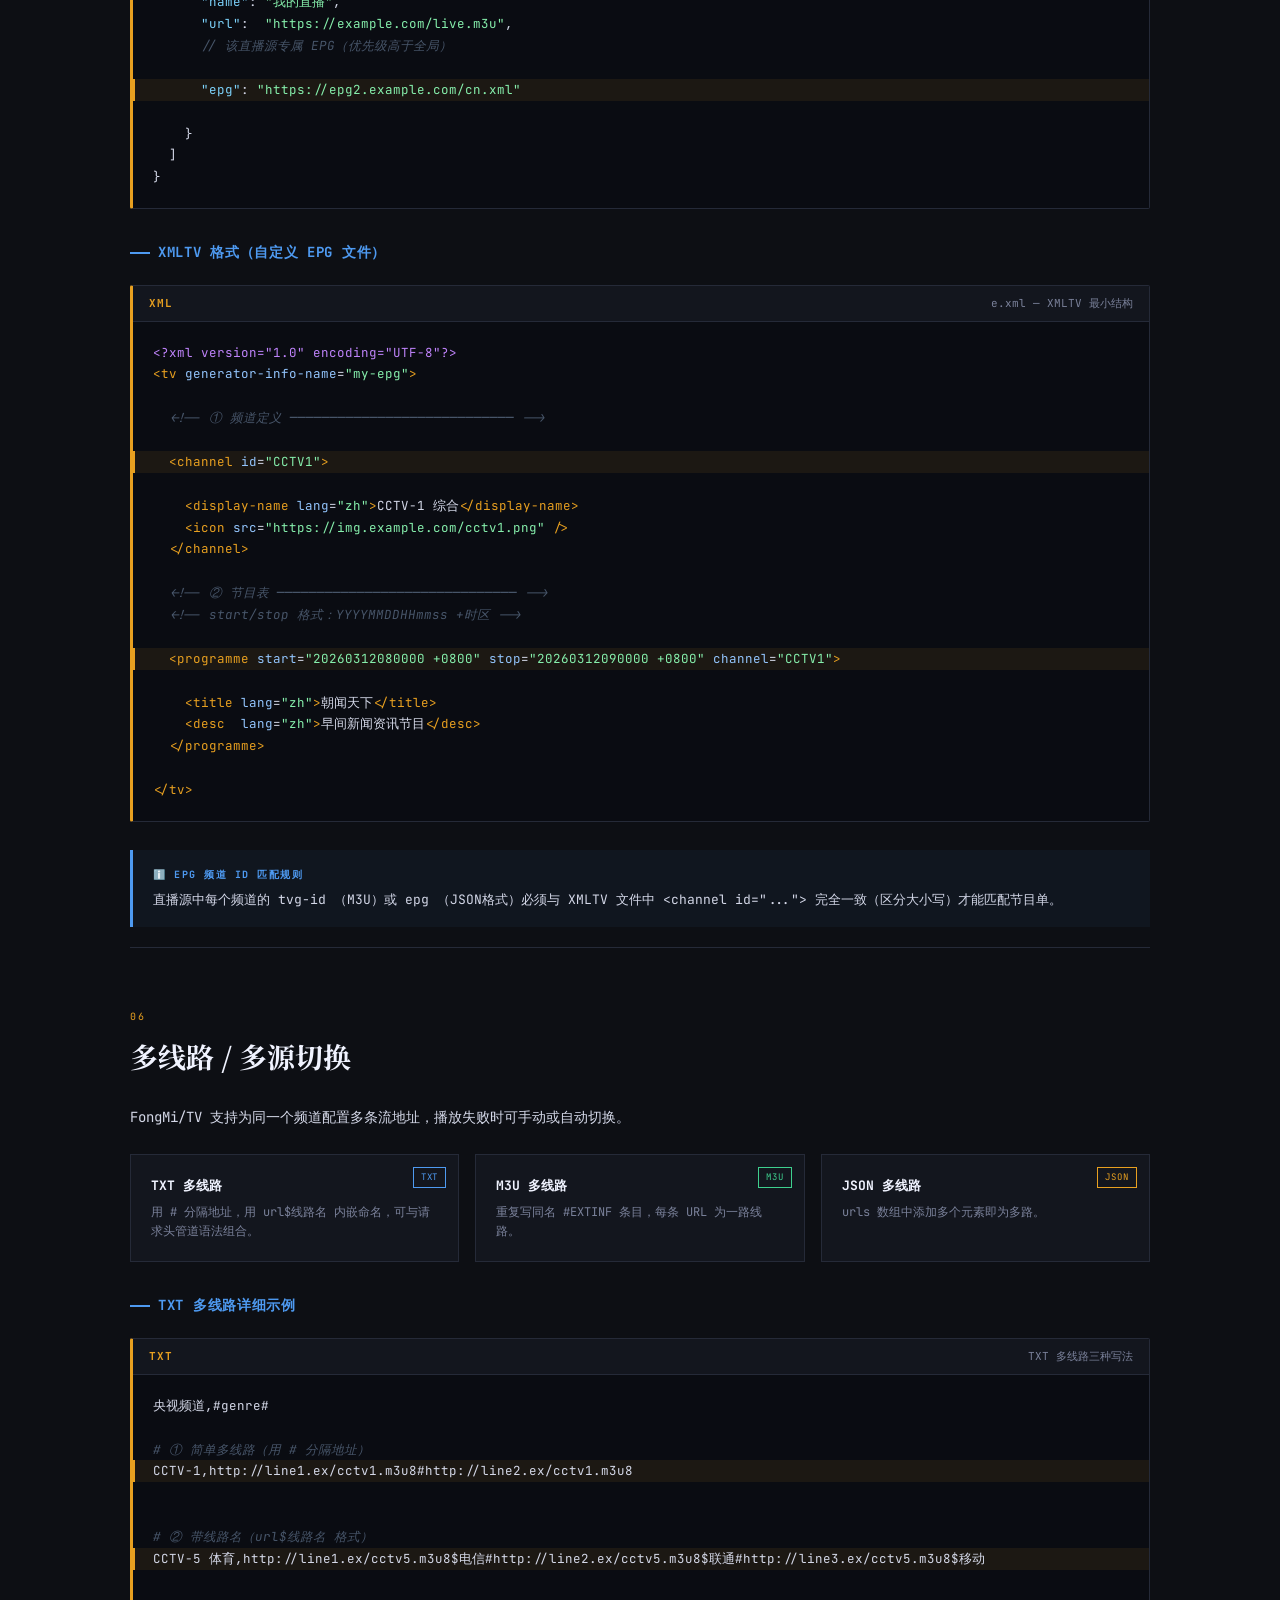
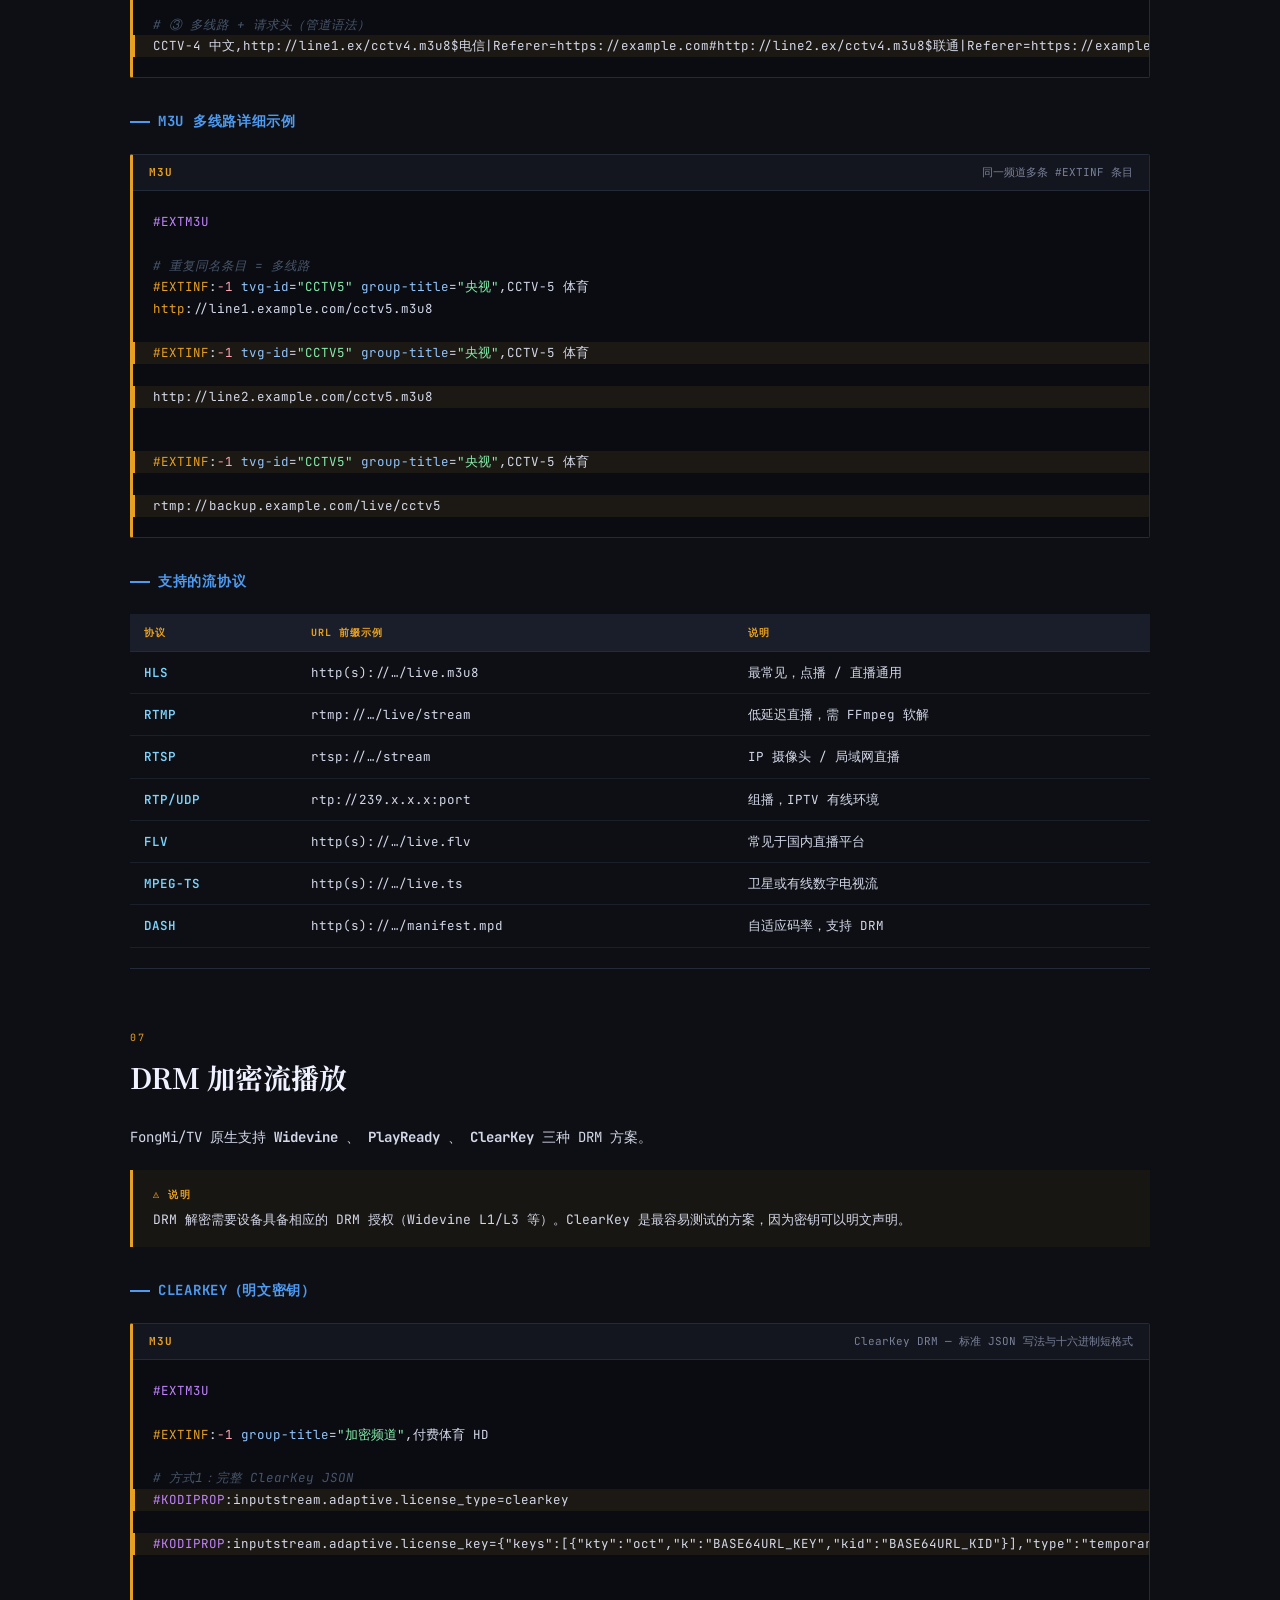
<file: live.html>
<!doctype html>
<html lang="zh-CN">
  <head>
    <meta charset="UTF-8" />
    <meta name="viewport" content="width=device-width, initial-scale=1.0" />
    <title>直播配置 · FongMi/TV 开发文档</title>
    <link
      href="https://fonts.googleapis.com/css2?family=JetBrains+Mono:wght@300;400;500;700&family=Noto+Serif+SC:wght@400;700;900&display=swap"
      rel="stylesheet"
    />
    <link rel="stylesheet" href="style.css" />
  </head>

  <body>
    <header>
      <div class="header-grid">
        <div>
          <div class="badge">直播配置 / Live Stream Reference</div>
          <h1>
            FongMi
            <span>/TV</span>
            直播接口
            <br />
            编写完全指南
          </h1>
          <p class="subtitle">
            涵盖 M3U、TXT（#genre#）、JSON 三种直播订阅格式，EPG 节目单，多线路与 DRM
            高级用法，附大量可运行示例。
          </p>
        </div>
        <div class="version-tag">Based on FongMi/TV · 2026</div>
      </div>
    </header>

    <nav>
      <ul>
        <li><a href="index.html">概览</a></li>
        <li><a href="live.html">直播配置</a></li>
        <li><a href="vod.html">点播配置</a></li>
        <li><a href="spider.html">Spider 编写</a></li>
      </ul>
    </nav>

    <main>
      <!-- TOC -->
      <div class="toc" style="margin-top: 48px">
        <div class="toc-title">目录 · Table of Contents</div>
        <a href="#live-config">
          <span class="toc-dot"></span>
          01 · 直播配置入口（lives[]）
        </a>
        <a href="#txt">
          <span class="toc-dot"></span>
          02 · TXT（#genre#）格式
        </a>
        <a href="#m3u">
          <span class="toc-dot"></span>
          03 · M3U / M3U8 格式
        </a>
        <a href="#json-live">
          <span class="toc-dot"></span>
          04 · JSON 直播格式
        </a>
        <a href="#epg">
          <span class="toc-dot"></span>
          05 · EPG 节目单配置
        </a>
        <a href="#multiline">
          <span class="toc-dot"></span>
          06 · 多线路 / 多源切换
        </a>
        <a href="#drm">
          <span class="toc-dot"></span>
          07 · DRM 加密播放
        </a>
        <a href="#tips">
          <span class="toc-dot"></span>
          08 · 最佳实践
        </a>
      </div>

      <!-- ═══════════════ 01 LIVE CONFIG ═══════════════ -->
      <section class="section" id="live-config">
        <div class="section-num">01</div>
        <h2>直播配置入口（lives[]）</h2>

        <p>
          直播订阅通过主配置 JSON 文件中的
          <span class="ic">lives</span>
          字段引入。每个元素对应一个直播订阅源，App 中可以切换不同源。
        </p>

        <div class="code-block">
          <div class="code-header">
            <span class="code-lang">JSON</span>
            <span class="code-desc">config.json — lives 字段骨架</span>
          </div>
          <pre><code>{
  <span class="c-key">"lives"</span>: [
    {
      <span class="c-key">"name"</span>: <span class="c-str">"我的直播源"</span>,          <span class="c-cmt">// 显示名称</span>
      <span class="c-key">"type"</span>: <span class="c-num">0</span>,                    <span class="c-cmt">// 0=默认 (M3U/TXT/JSON)</span>
      <span class="c-key">"url"</span>:  <span class="c-str">"https://example.com/live.txt"</span>, <span class="c-cmt">// 订阅地址</span>
      <span class="c-key">"epg"</span>:  <span class="c-str">"https://epg.example.com/e.xml"</span>, <span class="c-cmt">// 节目单地址（可选）</span>
      <span class="c-key">"logo"</span>: <span class="c-str">"https://img.example.com/logo/"</span>  <span class="c-cmt">// 台标前缀（可选）</span>
    }
  ],

  <span class="c-cmt">// ── 全局 EPG（所有直播源共用）</span>
  <span class="c-key">"epg"</span>: <span class="c-str">"https://epg.example.com/e.xml"</span>,

  <span class="c-cmt">// ── 台标库前缀</span>
  <span class="c-key">"logo"</span>: <span class="c-str">"https://gitcdn.example.com/logos/"</span>
}</code></pre>
        </div>

        <h3>lives 数组字段详解</h3>
        <div class="table-wrap">
          <table>
            <thead>
              <tr>
                <th>字段</th>
                <th>类型</th>
                <th>必填</th>
                <th>说明</th>
                <th>示例值</th>
              </tr>
            </thead>
            <tbody>
              <tr>
                <td class="td-key">name</td>
                <td class="td-type">string</td>
                <td class="td-req">必填</td>
                <td>在 App 内的显示名称</td>
                <td><code>"我的直播"</code></td>
              </tr>
              <tr>
                <td class="td-key">url</td>
                <td class="td-type">string</td>
                <td class="td-opt">可选*</td>
                <td>
                  直播订阅地址（HTTP/HTTPS 或本地路径）；与
                  <code>api</code>
                  /
                  <code>groups</code>
                  三选一
                </td>
                <td><code>"https://example.com/live.m3u"</code></td>
              </tr>
              <tr>
                <td class="td-key">api</td>
                <td class="td-type">string</td>
                <td class="td-opt">可选*</td>
                <td>爬虫脚本 API 地址（JS 脚本驱动的直播解析）；与 url / groups 三选一</td>
                <td><code>"csp_LiveTV"</code></td>
              </tr>
              <tr>
                <td class="td-key">ext</td>
                <td class="td-type">string</td>
                <td class="td-opt">可选</td>
                <td>
                  传递给
                  <code>api</code>
                  脚本的扩展参数（URL 或 JSON 字符串）
                </td>
                <td><code>"https://example.com/ext.json"</code></td>
              </tr>
              <tr>
                <td class="td-key">jar</td>
                <td class="td-type">string</td>
                <td class="td-opt">可选</td>
                <td>
                  Spider 所在 JAR/DEX 文件地址，供
                  <code>api</code>
                  调用
                </td>
                <td><code>"https://example.com/spider.jar"</code></td>
              </tr>
              <tr>
                <td class="td-key">groups</td>
                <td class="td-type">array</td>
                <td class="td-opt">可选*</td>
                <td>
                  直接内嵌频道分组列表（替代 url），格式见第 04 节 JSON 格式章节；与 url / api
                  三选一
                </td>
                <td><code>[{"name":"央视","channel":[…]}]</code></td>
              </tr>
              <tr>
                <td class="td-key">epg</td>
                <td class="td-type">string</td>
                <td class="td-opt">可选</td>
                <td>
                  源专属 EPG（覆盖全局），多个地址逗号分隔；支持
                  <code>{id}</code>
                  /
                  <code>{name}</code>
                  /
                  <code>{epg}</code>
                  占位符
                </td>
                <td><code>"https://epg.example.com/e.xml"</code></td>
              </tr>
              <tr>
                <td class="td-key">logo</td>
                <td class="td-type">string</td>
                <td class="td-opt">可选</td>
                <td>
                  台标 URL 前缀；支持
                  <code>{id}</code>
                  /
                  <code>{name}</code>
                  /
                  <code>{logo}</code>
                  占位符
                </td>
                <td><code>"https://img.example.com/logos/{name}.png"</code></td>
              </tr>
              <tr>
                <td class="td-key">ua</td>
                <td class="td-type">string</td>
                <td class="td-opt">可选</td>
                <td>全局 User-Agent，注入旗下所有频道（频道级同名字段优先）</td>
                <td><code>"Mozilla/5.0 (Linux; Android 12)"</code></td>
              </tr>
              <tr>
                <td class="td-key">referer</td>
                <td class="td-type">string</td>
                <td class="td-opt">可选</td>
                <td>全局 Referer 请求头</td>
                <td><code>"https://www.example.com/"</code></td>
              </tr>
              <tr>
                <td class="td-key">origin</td>
                <td class="td-type">string</td>
                <td class="td-opt">可选</td>
                <td>全局 Origin 请求头</td>
                <td><code>"https://www.example.com"</code></td>
              </tr>
              <tr>
                <td class="td-key">header</td>
                <td class="td-type">object</td>
                <td class="td-opt">可选</td>
                <td>全局自定义请求头键值对，频道未设置时从此继承</td>
                <td><code>{"Cookie":"token=abc"}</code></td>
              </tr>
              <tr>
                <td class="td-key">click</td>
                <td class="td-type">string</td>
                <td class="td-opt">可选</td>
                <td>全局播放跳转解析 URL（处理需要二次解析的流）</td>
                <td><code>"https://parse.example.com/live"</code></td>
              </tr>
              <tr>
                <td class="td-key">timeout</td>
                <td class="td-type">number</td>
                <td class="td-opt">可选</td>
                <td>请求超时秒数，默认使用全局播放超时配置</td>
                <td><code>10</code></td>
              </tr>
              <tr>
                <td class="td-key">timeZone</td>
                <td class="td-type">string</td>
                <td class="td-opt">可选</td>
                <td>EPG 时区标识</td>
                <td><code>"Asia/Shanghai"</code></td>
              </tr>
              <tr>
                <td class="td-key">catchup</td>
                <td class="td-type">object</td>
                <td class="td-opt">可选</td>
                <td>全局回看（时移）配置；格式见第 04 节</td>
                <td><code>{"type":"append","days":"7",…}</code></td>
              </tr>
              <tr>
                <td class="td-key">boot</td>
                <td class="td-type">boolean</td>
                <td class="td-opt">可选</td>
                <td>启动时自动激活此直播源（默认 false）</td>
                <td><code>true</code></td>
              </tr>
              <tr>
                <td class="td-key">pass</td>
                <td class="td-type">boolean</td>
                <td class="td-opt">可选</td>
                <td>跳过该源，不加载内容；用于临时禁用（默认 false）</td>
                <td><code>true</code></td>
              </tr>
            </tbody>
          </table>
        </div>

        <div class="callout callout-info">
          <div class="callout-title">ℹ️ 格式自动识别</div>
          FongMi/TV 会根据文件内容自动识别直播格式（M3U / TXT /
          JSON）。若订阅地址需要爬虫脚本解析，则改用
          <code>api</code>
          字段代替
          <code>url</code>
          。
        </div>

        <h3>api / ext / jar —— 脚本驱动直播源</h3>
        <p>
          当直播源需要动态解析时，不写
          <span class="ic">url</span>
          ，改用
          <span class="ic">api</span>
          +
          <span class="ic">ext</span>
          +
          <span class="ic">jar</span>
          组合：
        </p>
        <div class="code-block">
          <div class="code-header">
            <span class="code-lang">JSON</span>
            <span class="code-desc">脚本驱动直播源示例</span>
          </div>
          <pre><code>{
  <span class="c-key">"lives"</span>: [
    {
      <span class="c-key">"name"</span>:  <span class="c-str">"动态解析源"</span>,
      <span class="c-key">"api"</span>:   <span class="c-str">"csp_LiveTV"</span>,         <span class="c-cmt">// jar 内爬虫的类名，或完整 JS URL</span>
      <span class="c-key">"jar"</span>:   <span class="c-str">"https://example.com/spider.jar"</span>,  <span class="c-cmt">// 爬虫包 URL</span>
      <span class="c-key">"ext"</span>:   <span class="c-str">"https://example.com/ext.json"</span>,   <span class="c-cmt">// 传给脚本的外部数据</span>
      <span class="c-key">"epg"</span>:   <span class="c-str">"https://epg.example.com/e.xml"</span>
    }
  ]
}</code></pre>
        </div>
      </section>

      <!-- ═══════════════ 02 TXT ═══════════════ -->
      <section class="section" id="txt">
        <div class="section-num">02</div>
        <h2>TXT（#genre#）格式</h2>

        <p>
          最简单的国产直播格式。规则是：每行
          <strong>频道名,URL</strong>
          ；分组用一行
          <strong>分组名,#genre#</strong>
          开头标注。
        </p>

        <h3>基础语法</h3>
        <div class="code-block">
          <div class="code-header">
            <span class="code-lang">TXT</span>
            <span class="code-desc">live.txt — 最简结构</span>
          </div>
          <pre><code><span class="c-cmt"># 格式：频道名称,直播地址</span>
<span class="c-cmt"># 分组行：分组名称,#genre#</span>

<span class="c-hl"><span class="c-tag">央视频道,#genre#</span>                           </span>
CCTV-1 综合,http://pull.example.com/cctv1.m3u8
CCTV-2 财经,http://pull.example.com/cctv2.m3u8
CCTV-5 体育,http://pull.example.com/cctv5.m3u8

<span class="c-hl"><span class="c-tag">卫视频道,#genre#</span>                           </span>
湖南卫视,http://pull.example.com/hunan.m3u8
浙江卫视,http://pull.example.com/zhejiang.m3u8
东方卫视,http://pull.example.com/dragon.m3u8

<span class="c-hl"><span class="c-tag">港澳台,#genre#</span>                             </span>
TVB 翡翠,http://hk.example.com/tvb.m3u8
凤凰卫视,http://phx.example.com/live.m3u8</code></pre>
        </div>

        <h3>多线路语法（同一频道多个地址）</h3>
        <p>
          用
          <span class="ic">#</span>
          分隔同一频道的多个流地址；在每段地址末尾追加
          <span class="ic">$线路名</span>
          可给该线路命名：
        </p>
        <div class="code-block">
          <div class="code-header">
            <span class="code-lang">TXT</span>
            <span class="code-desc">多线路 — # 分隔，$名称</span>
          </div>
          <pre><code>央视频道,#genre#

<span class="c-cmt"># 单地址（基础写法）</span>
CCTV-1 综合,http://line1.example.com/cctv1.m3u8

<span class="c-cmt"># 多线路：地址1#地址2#地址3</span>
<span class="c-hl">CCTV-4 中文国际,http://line1.example.com/cctv4.m3u8#http://line2.example.com/cctv4/live.m3u8#rtmp://backup.example.com/live/cctv4</span>

<span class="c-cmt"># 带线路名称：地址$线路名#地址$线路名</span>
<span class="c-hl">CCTV-5 体育,http://line1.example.com/cctv5.m3u8$电信线路#http://line2.example.com/cctv5.m3u8$联通线路#http://line3.example.com/cctv5.m3u8$移动线路</span></code></pre>
        </div>

        <h3>行内请求头注入（URL 管道语法）</h3>
        <p>
          在 URL 后追加
          <span class="ic">|键=值&键=值</span>
          可为该频道注入 HTTP 请求头，无需额外指令行：
        </p>
        <div class="code-block">
          <div class="code-header">
            <span class="code-lang">TXT</span>
            <span class="code-desc">URL 管道注入请求头</span>
          </div>
          <pre><code>体育频道,#genre#

<span class="c-cmt"># 格式：频道名,url|Header1=value1&Header2=value2</span>
<span class="c-hl">咪咕体育,http://live.migu.cn/xxx.m3u8|Referer=https://www.migu.cn/&User-Agent=Mozilla/5.0</span>

<span class="c-cmt"># 多线路 + 请求头（每段 URL 各自注入）</span>
<span class="c-hl">腾讯体育,http://line1.v.qq.com/live.m3u8|Referer=https://sports.qq.com/#http://line2.v.qq.com/live.m3u8|Referer=https://sports.qq.com/</span></code></pre>
        </div>

        <h3>每频道设置指令</h3>
        <p>
          在频道 URL 行上方可放置设置指令行，作用于后续所有频道（遇
          <span class="ic">#genre#</span>
          新分组时自动重置）：
        </p>
        <div class="code-block">
          <div class="code-header">
            <span class="code-lang">TXT</span>
            <span class="code-desc">指令行 — 影响后续所有频道直到下一个 #genre#</span>
          </div>
          <pre><code>付费频道,#genre#

<span class="c-cmt"># 设置指令行（写在频道 URL 之前）</span>
<span class="c-hl">ua=Mozilla/5.0 (Linux; Android 12; Pixel 6) AppleWebKit/537.36</span>
<span class="c-hl">referer=https://www.example.com/</span>
<span class="c-hl">origin=https://www.example.com</span>
<span class="c-hl">header={"Cookie":"token=abc123","X-Token":"xyz"}</span>
<span class="c-hl">parse=1</span>
<span class="c-hl">click=https://parse.example.com/live</span>
<span class="c-hl">format=hls</span>

CCTV-1 加密,http://line1.example.com/cctv1.m3u8
CCTV-5 加密,http://line1.example.com/cctv5.m3u8

<span class="c-cmt"># 新分组：以上指令自动重置</span>
普通频道,#genre#
TVB 翡翠,http://hk.example.com/tvb.m3u8</code></pre>
        </div>

        <div class="table-wrap">
          <table>
            <thead>
              <tr>
                <th>指令前缀</th>
                <th>说明</th>
                <th>示例</th>
              </tr>
            </thead>
            <tbody>
              <tr>
                <td class="td-key">ua=</td>
                <td>User-Agent 请求头</td>
                <td><code>ua=Mozilla/5.0</code></td>
              </tr>
              <tr>
                <td class="td-key">referer=</td>
                <td>Referer 请求头</td>
                <td><code>referer=https://example.com/</code></td>
              </tr>
              <tr>
                <td class="td-key">origin=</td>
                <td>Origin 请求头</td>
                <td><code>origin=https://example.com</code></td>
              </tr>
              <tr>
                <td class="td-key">header=</td>
                <td>JSON 格式自定义请求头对象</td>
                <td><code>header={"Cookie":"token=abc"}</code></td>
              </tr>
              <tr>
                <td class="td-key">parse=</td>
                <td>
                  解析标志；
                  <code>1</code>
                  =走解析，
                  <code>0</code>
                  =直接播放
                </td>
                <td><code>parse=1</code></td>
              </tr>
              <tr>
                <td class="td-key">click=</td>
                <td>二次解析跳转 URL</td>
                <td><code>click=https://parse.example.com/</code></td>
              </tr>
              <tr>
                <td class="td-key">format=</td>
                <td>
                  强制 MIME：
                  <code>hls</code>
                  、
                  <code>mpd</code>
                  /
                  <code>dash</code>
                  或完整 MIME 字符串
                </td>
                <td><code>format=hls</code></td>
              </tr>
              <tr>
                <td class="td-key">forceKey=</td>
                <td>DRM 强制密钥；true/false</td>
                <td><code>forceKey=true</code></td>
              </tr>
            </tbody>
          </table>
        </div>

        <div class="callout callout-info">
          <div class="callout-title">ℹ️ EPG 匹配</div>
          TXT 格式不支持行内声明 tvg-id。EPG 节目单匹配依次尝试频道的
          <code>tvgId</code>
          →
          <code>tvgName</code>
          →
          <code>name</code>
          三个值，直接把频道名命名为 XMLTV 中的 channel id 即可自动绑定。
        </div>

        <div class="callout callout-warn">
          <div class="callout-title">⚠ 注意</div>
          TXT 格式中频道名后必须紧跟英文逗号（
          <code>,</code>
          ），分组行末尾必须是
          <code>,#genre#</code>
          。中文逗号或空格会导致解析失败。文件编码请使用 UTF-8 + LF（不要 CRLF）。
        </div>
      </section>

      <!-- ═══════════════ 03 M3U ═══════════════ -->
      <section class="section" id="m3u">
        <div class="section-num">03</div>
        <h2>M3U / M3U8 格式</h2>

        <p>
          国际 IPTV 标准格式，两行为一个频道条目：
          <span class="ic">#EXTINF</span>
          元信息行 + 流 URL 行。
        </p>

        <h3>基础 M3U 结构</h3>
        <div class="code-block">
          <div class="code-header">
            <span class="code-lang">M3U</span>
            <span class="code-desc">live.m3u — 标准结构</span>
          </div>
          <pre><code><span class="c-hl"><span class="c-kw">#EXTM3U</span>                                         </span>

<span class="c-cmt"># 格式：#EXTINF:时长 [属性键="值" ...],频道名</span>
<span class="c-cmt">#       URL</span>

<span class="c-tag">#EXTINF</span>:<span class="c-num">-1</span> <span class="c-attr">tvg-id</span>=<span class="c-val">"CCTV1"</span> <span class="c-attr">tvg-name</span>=<span class="c-val">"CCTV-1 综合"</span> <span class="c-attr">tvg-logo</span>=<span class="c-val">"https://img.example.com/cctv1.png"</span> <span class="c-attr">group-title</span>=<span class="c-val">"央视频道"</span>,CCTV-1 综合
http://pull.example.com/cctv1.m3u8

<span class="c-tag">#EXTINF</span>:<span class="c-num">-1</span> <span class="c-attr">tvg-id</span>=<span class="c-val">"CCTV5"</span> <span class="c-attr">tvg-name</span>=<span class="c-val">"CCTV-5 体育"</span> <span class="c-attr">tvg-logo</span>=<span class="c-val">"https://img.example.com/cctv5.png"</span> <span class="c-attr">group-title</span>=<span class="c-val">"央视频道"</span>,CCTV-5 体育
http://pull.example.com/cctv5.m3u8

<span class="c-tag">#EXTINF</span>:<span class="c-num">-1</span> <span class="c-attr">tvg-id</span>=<span class="c-val">"HunanTV"</span> <span class="c-attr">tvg-logo</span>=<span class="c-val">"https://img.example.com/hunan.png"</span> <span class="c-attr">group-title</span>=<span class="c-val">"卫视频道"</span>,湖南卫视
http://pull.example.com/hunan.m3u8</code></pre>
        </div>

        <h3>#EXTINF 属性全表</h3>
        <div class="table-wrap">
          <table>
            <thead>
              <tr>
                <th>属性</th>
                <th>类型</th>
                <th>说明</th>
                <th>示例</th>
              </tr>
            </thead>
            <tbody>
              <tr>
                <td class="td-key">tvg-id</td>
                <td class="td-type">string</td>
                <td>与 EPG 中 channel id 匹配</td>
                <td><code>CCTV1</code></td>
              </tr>
              <tr>
                <td class="td-key">tvg-name</td>
                <td class="td-type">string</td>
                <td>频道显示名（可与逗号后名称不同）</td>
                <td><code>CCTV-1 综合</code></td>
              </tr>
              <tr>
                <td class="td-key">tvg-logo</td>
                <td class="td-type">URL</td>
                <td>台标图片完整 URL</td>
                <td><code>https://img.ex/cctv1.png</code></td>
              </tr>
              <tr>
                <td class="td-key">group-title</td>
                <td class="td-type">string</td>
                <td>频道所属分组名</td>
                <td><code>央视频道</code></td>
              </tr>
              <tr>
                <td class="td-key">tvg-chno</td>
                <td class="td-type">number</td>
                <td>频道号，用于排序</td>
                <td><code>1</code></td>
              </tr>
              <tr>
                <td class="td-key">tvg-shift</td>
                <td class="td-type">number</td>
                <td>EPG 时间偏移（小时）</td>
                <td><code>+8</code></td>
              </tr>
            </tbody>
          </table>
        </div>

        <h3>文件头全局参数（#EXTM3U 行）</h3>
        <div class="code-block">
          <div class="code-header">
            <span class="code-lang">M3U</span>
            <span class="code-desc">文件头全局声明</span>
          </div>
          <pre><code><span class="c-hl"><span class="c-kw">#EXTM3U</span> <span class="c-attr">x-tvg-url</span>=<span class="c-val">"https://epg.example.com/e.xml"</span> <span class="c-attr">x-tvg-logo-prefix</span>=<span class="c-val">"https://img.example.com/logos/"</span></span>

<span class="c-cmt"># x-tvg-url         → EPG 订阅地址</span>
<span class="c-cmt"># x-tvg-logo-prefix → 台标 URL 前缀，tvg-logo 只需写文件名</span>

<span class="c-tag">#EXTINF</span>:<span class="c-num">-1</span> <span class="c-attr">tvg-id</span>=<span class="c-val">"CCTV1"</span> <span class="c-attr">tvg-logo</span>=<span class="c-val">"cctv1.png"</span> <span class="c-attr">group-title</span>=<span class="c-val">"央视"</span>,CCTV-1
<span class="c-cmt"># 实际 logo URL → https://img.example.com/logos/cctv1.png</span>
http://pull.example.com/cctv1.m3u8</code></pre>
        </div>

        <h3>自定义 HTTP 请求头（四种方式）</h3>
        <div class="code-block">
          <div class="code-header">
            <span class="code-lang">M3U</span>
            <span class="code-desc">四种请求头注入方式</span>
          </div>
          <pre><code><span class="c-kw">#EXTM3U</span>

<span class="c-cmt"># ── 方式1：#EXTVLCOPT（每条请求头单独一行）</span>
<span class="c-tag">#EXTINF</span>:<span class="c-num">-1</span> <span class="c-attr">group-title</span>=<span class="c-val">"体育"</span>,咪咕体育
<span class="c-hl"><span class="c-kw">#EXTVLCOPT</span>:http-user-agent=Mozilla/5.0 (Windows NT 10.0; Win64; x64)</span>
<span class="c-hl"><span class="c-kw">#EXTVLCOPT</span>:http-referrer=https://www.migu.cn/</span>
<span class="c-hl"><span class="c-kw">#EXTVLCOPT</span>:http-origin=https://www.migu.cn</span>
http://live.migu.cn/xxxxx.m3u8

<span class="c-cmt"># ── 方式2：#EXTHTTP（JSON 对象一行写完）</span>
<span class="c-tag">#EXTINF</span>:<span class="c-num">-1</span> <span class="c-attr">group-title</span>=<span class="c-val">"体育"</span>,腾讯体育
<span class="c-hl"><span class="c-kw">#EXTHTTP</span>:{"Referer":"https://sports.qq.com/","User-Agent":"Mozilla/5.0"}</span>
http://stream.v.qq.com/live.m3u8

<span class="c-cmt"># ── 方式3：URL 管道语法（inline，无需额外指令行）</span>
<span class="c-tag">#EXTINF</span>:<span class="c-num">-1</span> <span class="c-attr">group-title</span>=<span class="c-val">"体育"</span>,优酷体育
<span class="c-hl">http://v.youku.com/live.m3u8|Referer=https://www.youku.com/&User-Agent=Mozilla/5.0</span>

<span class="c-cmt"># ── 方式4：设置指令行（将 ua= / referer= / header= 等写在 URL 行之前）</span>
<span class="c-tag">#EXTINF</span>:<span class="c-num">-1</span> <span class="c-attr">group-title</span>=<span class="c-val">"体育"</span>,爱奇艺体育
<span class="c-hl">ua=Mozilla/5.0 (Linux; Android 12)</span>
<span class="c-hl">referer=https://www.iqiyi.com/</span>
<span class="c-hl">header={"Cookie":"iqiyi_t=abc123"}</span>
http://data.iqiyi.com/live.m3u8</code></pre>
        </div>

        <h3>#KODIPROP 完整支持一览</h3>
        <div class="table-wrap">
          <table>
            <thead>
              <tr>
                <th>#KODIPROP 键</th>
                <th>说明</th>
                <th>示例值</th>
              </tr>
            </thead>
            <tbody>
              <tr>
                <td class="td-key">inputstream.adaptive.license_type</td>
                <td>DRM 类型</td>
                <td>
                  <code>clearkey</code>
                  /
                  <code>com.widevine.alpha</code>
                  /
                  <code>com.microsoft.playready</code>
                </td>
              </tr>
              <tr>
                <td class="td-key">inputstream.adaptive.license_key</td>
                <td>
                  License 服务器 URL（或 ClearKey JSON）；远程 URL 支持
                  <code>url|Headers|R{SSM}|</code>
                  四段格式
                </td>
                <td><code>https://lic.ex.com/wv|Content-Type=octet-stream|R{SSM}|</code></td>
              </tr>
              <tr>
                <td class="td-key">inputstream.adaptive.drm_legacy</td>
                <td>
                  类型 + URL 合并写法，格式
                  <code>type|url</code>
                  ，等价于同时写 license_type + license_key
                </td>
                <td><code>com.widevine.alpha|https://lic.ex.com/wv</code></td>
              </tr>
              <tr>
                <td class="td-key">inputstream.adaptive.manifest_type</td>
                <td>
                  强制 MIME：
                  <code>mpd</code>
                  /
                  <code>dash</code>
                  → DASH，
                  <code>hls</code>
                  → HLS
                </td>
                <td><code>mpd</code></td>
              </tr>
              <tr>
                <td class="td-key">inputstream.adaptive.stream_headers</td>
                <td>
                  流请求头，格式
                  <code>key=val&amp;key=val</code>
                  ；支持
                  <code>drmScheme=</code>
                  /
                  <code>drmLicense=</code>
                  内嵌 DRM
                </td>
                <td><code>Referer=https://ex.com&amp;Origin=https://ex.com</code></td>
              </tr>
              <tr>
                <td class="td-key">inputstream.adaptive.common_headers</td>
                <td>通用请求头，语法同 stream_headers</td>
                <td><code>Authorization=Bearer TOKEN</code></td>
              </tr>
            </tbody>
          </table>
        </div>

        <div class="callout callout-tip">
          <div class="callout-title">✅ 最佳写法</div>
          时长参数建议写
          <code>-1</code>
          （代表实时流，不限时长），不要写
          <code>0</code>
          以免部分播放器跳过。
        </div>
      </section>

      <!-- ═══════════════ 04 JSON LIVE ═══════════════ -->
      <section class="section" id="json-live">
        <div class="section-num">04</div>
        <h2>JSON 直播格式（FongMi 专属）</h2>

        <p>
          JSON 格式是 FongMi/TV 的增强直播格式，支持内嵌分组、多线路、DRM
          密钥、自定义请求头等高级功能。可以作为独立
          <span class="ic">live.json</span>
          文件使用，也可以直接内嵌在主配置的
          <span class="ic">lives</span>
          数组里。
        </p>

        <h3>完整 JSON 骨架</h3>
        <div class="code-block">
          <div class="code-header">
            <span class="code-lang">JSON</span>
            <span class="code-desc">live.json — 完整骨架</span>
          </div>
          <pre><code>{
  <span class="c-key">"epg"</span>:  <span class="c-str">"https://epg.example.com/e.xml"</span>,
  <span class="c-key">"logo"</span>: <span class="c-str">"https://img.example.com/logos/"</span>,

  <span class="c-key">"groups"</span>: [
    {
      <span class="c-key">"name"</span>: <span class="c-str">"央视频道"</span>,
      <span class="c-key">"channel"</span>: [
        {
          <span class="c-key">"name"</span>:    <span class="c-str">"CCTV-1 综合"</span>,
          <span class="c-key">"number"</span>: <span class="c-str">"001"</span>,
          <span class="c-key">"logo"</span>:   <span class="c-str">"cctv1.png"</span>,
          <span class="c-key">"epg"</span>:    <span class="c-str">"CCTV1"</span>,
          <span class="c-key">"urls"</span>: [
            <span class="c-str">"http://pull.example.com/cctv1.m3u8"</span>
          ]
        }
      ]
    }
  ]
}</code></pre>
        </div>

        <h3>group 对象字段说明</h3>
        <div class="table-wrap">
          <table>
            <thead>
              <tr>
                <th>字段</th>
                <th>类型</th>
                <th>必填</th>
                <th>说明</th>
                <th>示例值</th>
              </tr>
            </thead>
            <tbody>
              <tr>
                <td class="td-key">name</td>
                <td class="td-type">string</td>
                <td class="td-req">必填</td>
                <td>
                  分组显示名称；若名称含
                  <code>_</code>
                  且同时配置了
                  <code>pass</code>
                  ，格式为
                  <code>名称_密码</code>
                </td>
                <td><code>"央视频道"</code></td>
              </tr>
              <tr>
                <td class="td-key">channel</td>
                <td class="td-type">array</td>
                <td class="td-req">必填</td>
                <td>
                  频道对象数组。注意：JSON 键名为单数
                  <code>"channel"</code>
                  ，
                  <strong>非</strong>
                  <code>"channels"</code>
                </td>
                <td><code>[{"name":"CCTV-1","urls":[…]}]</code></td>
              </tr>
              <tr>
                <td class="td-key">pass</td>
                <td class="td-type">string</td>
                <td class="td-opt">可选</td>
                <td>分组访问密码；设置后该分组隐藏，需输入密码才可查看</td>
                <td><code>"1234"</code></td>
              </tr>
            </tbody>
          </table>
        </div>

        <div class="callout callout-warn">
          <div class="callout-title">⚠ 常见错误</div>
          group 内的频道列表键名必须是
          <code>"channel"</code>
          （单数），写成
          <code>"channels"</code>
          （复数）会导致频道列表无法解析。
        </div>

        <h3>channel 对象字段详解</h3>
        <div class="table-wrap">
          <table>
            <thead>
              <tr>
                <th>字段</th>
                <th>类型</th>
                <th>必填</th>
                <th>说明</th>
                <th>示例值</th>
              </tr>
            </thead>
            <tbody>
              <tr>
                <td class="td-key">name</td>
                <td class="td-type">string</td>
                <td class="td-req">必填</td>
                <td>频道显示名称</td>
                <td><code>"CCTV-1 综合"</code></td>
              </tr>
              <tr>
                <td class="td-key">urls</td>
                <td class="td-type">array</td>
                <td class="td-req">必填</td>
                <td>
                  播放地址列表，多元素即多线路；元素格式：
                  <code>url</code>
                  或
                  <code>url$线路名</code>
                </td>
                <td><code>["http://…/cctv1.m3u8$电信","rtmp://…/cctv1$联通"]</code></td>
              </tr>
              <tr>
                <td class="td-key">number</td>
                <td class="td-type">string</td>
                <td class="td-opt">可选</td>
                <td>频道号（字符串），用于排序与按数字选台</td>
                <td><code>"001"</code></td>
              </tr>
              <tr>
                <td class="td-key">logo</td>
                <td class="td-type">string</td>
                <td class="td-opt">可选</td>
                <td>台标图 URL（相对台标前缀或完整 URL）</td>
                <td><code>"cctv1.png"</code></td>
              </tr>
              <tr>
                <td class="td-key">epg</td>
                <td class="td-type">string</td>
                <td class="td-opt">可选</td>
                <td>对应 XMLTV 的 channel id，用于匹配节目单</td>
                <td><code>"CCTV1"</code></td>
              </tr>
              <tr>
                <td class="td-key">tvgId</td>
                <td class="td-type">string</td>
                <td class="td-opt">可选</td>
                <td>TVG ID，用于 logo/EPG 占位符替换；未设置时回退至 tvgName</td>
                <td><code>"CCTV1"</code></td>
              </tr>
              <tr>
                <td class="td-key">tvgName</td>
                <td class="td-type">string</td>
                <td class="td-opt">可选</td>
                <td>TVG 显示名，用于占位符替换；未设置时回退至 name</td>
                <td><code>"CCTV-1"</code></td>
              </tr>
              <tr>
                <td class="td-key">header</td>
                <td class="td-type">object</td>
                <td class="td-opt">可选</td>
                <td>HTTP 请求头键值对（优先级高于直播源级 header）</td>
                <td><code>{"Referer":"https://…","User-Agent":"…"}</code></td>
              </tr>
              <tr>
                <td class="td-key">ua</td>
                <td class="td-type">string</td>
                <td class="td-opt">可选</td>
                <td>User-Agent 快捷字段</td>
                <td><code>"Mozilla/5.0 (Linux; Android 12)"</code></td>
              </tr>
              <tr>
                <td class="td-key">referer</td>
                <td class="td-type">string</td>
                <td class="td-opt">可选</td>
                <td>Referer 快捷字段</td>
                <td><code>"https://www.migu.cn/"</code></td>
              </tr>
              <tr>
                <td class="td-key">origin</td>
                <td class="td-type">string</td>
                <td class="td-opt">可选</td>
                <td>Origin 快捷字段</td>
                <td><code>"https://www.migu.cn"</code></td>
              </tr>
              <tr>
                <td class="td-key">click</td>
                <td class="td-type">string</td>
                <td class="td-opt">可选</td>
                <td>播放跳转解析 URL，频道播放时经此 URL 二次解析</td>
                <td><code>"https://parse.example.com/live"</code></td>
              </tr>
              <tr>
                <td class="td-key">format</td>
                <td class="td-type">string</td>
                <td class="td-opt">可选</td>
                <td>
                  强制指定 MIME 类型；支持简写：
                  <code>hls</code>
                  、
                  <code>mpd</code>
                  /
                  <code>dash</code>
                  ，或完整 MIME 字符串
                </td>
                <td>
                  <code>"hls"</code>
                  /
                  <code>"mpd"</code>
                  /
                  <code>"video/x-mpegts"</code>
                </td>
              </tr>
              <tr>
                <td class="td-key">parse</td>
                <td class="td-type">number</td>
                <td class="td-opt">可选</td>
                <td>
                  解析标志；
                  <code>1</code>
                  = 强制走解析流程，
                  <code>0</code>
                  = 直接播放（默认 0）
                </td>
                <td><code>1</code></td>
              </tr>
              <tr>
                <td class="td-key">catchup</td>
                <td class="td-type">object</td>
                <td class="td-opt">可选</td>
                <td>频道级回看配置，覆盖直播源级设置</td>
                <td><code>{"type":"append","source":"?start=…"}</code></td>
              </tr>
              <tr>
                <td class="td-key">drm</td>
                <td class="td-type">object</td>
                <td class="td-opt">可选</td>
                <td>DRM 加密配置；格式见第 07 节 DRM 章节</td>
                <td><code>{"type":"com.widevine.alpha","key":"https://…"}</code></td>
              </tr>
            </tbody>
          </table>
        </div>

        <h3>catchup 对象字段说明</h3>
        <div class="table-wrap">
          <table>
            <thead>
              <tr>
                <th>字段</th>
                <th>类型</th>
                <th>说明</th>
                <th>示例值</th>
              </tr>
            </thead>
            <tbody>
              <tr>
                <td class="td-key">source</td>
                <td class="td-type">string</td>
                <td>
                  必填。回看 URL 模板，支持时间占位符：
                  <code>${(b)yyyyMMddHHmmss}</code>
                  （开始）、
                  <code>${(e)yyyyMMddHHmmss}</code>
                  （结束）、
                  <code>${utc:}</code>
                  /
                  <code>${utcend:}</code>
                  （Unix 时间戳）
                </td>
                <td><code>"?playseek=${(b)yyyyMMddHHmmss}-${(e)yyyyMMddHHmmss}"</code></td>
              </tr>
              <tr>
                <td class="td-key">type</td>
                <td class="td-type">string</td>
                <td>
                  <code>append</code>
                  （默认）= 拼接到直播 URL 尾部；
                  <code>default</code>
                  = 直接用 source 替换 URL
                </td>
                <td><code>"append"</code></td>
              </tr>
              <tr>
                <td class="td-key">days</td>
                <td class="td-type">string</td>
                <td>可回看天数</td>
                <td><code>"7"</code></td>
              </tr>
              <tr>
                <td class="td-key">regex</td>
                <td class="td-type">string</td>
                <td>用于判断当前 URL 是否支持回看的正则表达式</td>
                <td><code>"/PLTV/"</code></td>
              </tr>
              <tr>
                <td class="td-key">replace</td>
                <td class="td-type">string</td>
                <td>
                  type=append 时生效，格式
                  <code>原字符串,替换字符串</code>
                  ，用于替换 URL 路径片段
                </td>
                <td><code>"/PLTV/,/TVOD/"</code></td>
              </tr>
            </tbody>
          </table>
        </div>

        <h3>独立 live.json 顶层字段</h3>
        <p>
          当
          <span class="ic">live.json</span>
          作为独立配置文件使用时，支持以下顶层字段对请求层、代理、规则等进行全局控制：
        </p>
        <div class="code-block">
          <div class="code-header">
            <span class="code-lang">JSON</span>
            <span class="code-desc">独立 live.json — 完整顶层结构</span>
          </div>
          <pre><code>{
  <span class="c-cmt">// 全局 Spider JAR（所有 lives[] 若未指定 jar 则回退至此）</span>
  <span class="c-key">"spider"</span>: <span class="c-str">"https://example.com/spider.jar"</span>,

  <span class="c-cmt">// 直播源列表</span>
  <span class="c-key">"lives"</span>: [ <span class="c-cmt">/* ... 同 main config lives[] 结构 */</span> ],

  <span class="c-cmt">// 响应拦截头（注入所有 OkHttp 响应）</span>
  <span class="c-key">"headers"</span>: [
    { <span class="c-key">"name"</span>: <span class="c-str">"Access-Control-Allow-Origin"</span>, <span class="c-key">"value"</span>: <span class="c-str">"*"</span> }
  ],

  <span class="c-cmt">// HTTP 代理配置</span>
  <span class="c-key">"proxy"</span>: [
    { <span class="c-key">"host"</span>: <span class="c-str">"proxy.example.com"</span>, <span class="c-key">"port"</span>: <span class="c-num">8080</span>,
      <span class="c-key">"username"</span>: <span class="c-str">"user"</span>, <span class="c-key">"password"</span>: <span class="c-str">"pass"</span> }
  ],

  <span class="c-cmt">// URL 重写规则（正则替换）</span>
  <span class="c-key">"rules"</span>: [
    { <span class="c-key">"regex"</span>: <span class="c-str">"http://old\\.cdn\\.com"</span>, <span class="c-key">"replace"</span>: <span class="c-str">"https://new.cdn.com"</span> }
  ],

  <span class="c-cmt">// 自定义 DNS 主机映射</span>
  <span class="c-key">"hosts"</span>: [
    <span class="c-str">"192.168.1.1 internal.example.com"</span>
  ],

  <span class="c-cmt">// 广告 URL 过滤关键词（匹配到则拦截）</span>
  <span class="c-key">"ads"</span>: [
    <span class="c-str">"ad.example.com"</span>, <span class="c-str">"tracking.example.com"</span>
  ]
}</code></pre>
        </div>
      </section>

      <!-- ═══════════════ 05 EPG ═══════════════ -->
      <section class="section" id="epg">
        <div class="section-num">05</div>
        <h2>EPG 节目单配置</h2>

        <p>
          EPG（Electronic Program
          Guide）让观众在直播界面看到节目名称、时间表，支持回看（需直播源本身支持）。FongMi/TV
          使用标准
          <strong>XMLTV</strong>
          格式，每 6 小时自动刷新一次。
        </p>

        <h3>在主配置中设置 EPG</h3>
        <div class="code-block">
          <div class="code-header">
            <span class="code-lang">JSON</span>
            <span class="code-desc">config.json — EPG 配置</span>
          </div>
          <pre><code>{
  <span class="c-cmt">// 全局 EPG（所有直播源共用）</span>
  <span class="c-hl">  <span class="c-key">"epg"</span>: <span class="c-str">"https://epg.example.com/e.xml"</span>,</span>

  <span class="c-cmt">// 支持 .xml.gz 压缩包（自动解压）</span>
  <span class="c-key">"epg"</span>: <span class="c-str">"https://epg.example.com/e.xml.gz"</span>,

  <span class="c-key">"lives"</span>: [
    {
      <span class="c-key">"name"</span>: <span class="c-str">"我的直播"</span>,
      <span class="c-key">"url"</span>:  <span class="c-str">"https://example.com/live.m3u"</span>,
      <span class="c-cmt">// 该直播源专属 EPG（优先级高于全局）</span>
      <span class="c-hl">      <span class="c-key">"epg"</span>: <span class="c-str">"https://epg2.example.com/cn.xml"</span></span>
    }
  ]
}</code></pre>
        </div>

        <h3>XMLTV 格式（自定义 EPG 文件）</h3>
        <div class="code-block">
          <div class="code-header">
            <span class="code-lang">XML</span>
            <span class="code-desc">e.xml — XMLTV 最小结构</span>
          </div>
          <pre><code><span class="c-kw">&lt;?xml version="1.0" encoding="UTF-8"?&gt;</span>
<span class="c-tag">&lt;tv</span> <span class="c-attr">generator-info-name</span>=<span class="c-val">"my-epg"</span><span class="c-tag">&gt;</span>

  <span class="c-cmt">&lt;!-- ① 频道定义 ──────────────────────────── --&gt;</span>
  <span class="c-hl">  <span class="c-tag">&lt;channel</span> <span class="c-attr">id</span>=<span class="c-val">"CCTV1"</span><span class="c-tag">&gt;</span></span>
    <span class="c-tag">&lt;display-name</span> <span class="c-attr">lang</span>=<span class="c-val">"zh"</span><span class="c-tag">&gt;</span>CCTV-1 综合<span class="c-tag">&lt;/display-name&gt;</span>
    <span class="c-tag">&lt;icon</span> <span class="c-attr">src</span>=<span class="c-val">"https://img.example.com/cctv1.png"</span> <span class="c-tag">/&gt;</span>
  <span class="c-tag">&lt;/channel&gt;</span>

  <span class="c-cmt">&lt;!-- ② 节目表 ────────────────────────────── --&gt;</span>
  <span class="c-cmt">&lt;!-- start/stop 格式：YYYYMMDDHHmmss +时区 --&gt;</span>
  <span class="c-hl">  <span class="c-tag">&lt;programme</span> <span class="c-attr">start</span>=<span class="c-val">"20260312080000 +0800"</span> <span class="c-attr">stop</span>=<span class="c-val">"20260312090000 +0800"</span> <span class="c-attr">channel</span>=<span class="c-val">"CCTV1"</span><span class="c-tag">&gt;</span></span>
    <span class="c-tag">&lt;title</span> <span class="c-attr">lang</span>=<span class="c-val">"zh"</span><span class="c-tag">&gt;</span>朝闻天下<span class="c-tag">&lt;/title&gt;</span>
    <span class="c-tag">&lt;desc</span>  <span class="c-attr">lang</span>=<span class="c-val">"zh"</span><span class="c-tag">&gt;</span>早间新闻资讯节目<span class="c-tag">&lt;/desc&gt;</span>
  <span class="c-tag">&lt;/programme&gt;</span>

<span class="c-tag">&lt;/tv&gt;</span></code></pre>
        </div>

        <div class="callout callout-info">
          <div class="callout-title">ℹ️ EPG 频道 ID 匹配规则</div>
          直播源中每个频道的
          <code>tvg-id</code>
          （M3U）或
          <code>epg</code>
          （JSON格式）必须与 XMLTV 文件中
          <code>&lt;channel id="..."&gt;</code>
          完全一致（区分大小写）才能匹配节目单。
        </div>
      </section>

      <!-- ═══════════════ 06 MULTILINE ═══════════════ -->
      <section class="section" id="multiline">
        <div class="section-num">06</div>
        <h2>多线路 / 多源切换</h2>

        <p>FongMi/TV 支持为同一个频道配置多条流地址，播放失败时可手动或自动切换。</p>

        <div class="card-grid">
          <div class="card">
            <div class="card-tag tag-txt">TXT</div>
            <div class="card-title">TXT 多线路</div>
            <div class="card-desc">
              用
              <code>#</code>
              分隔地址，用
              <code>url$线路名</code>
              内嵌命名，可与请求头管道语法组合。
            </div>
          </div>
          <div class="card">
            <div class="card-tag tag-m3u">M3U</div>
            <div class="card-title">M3U 多线路</div>
            <div class="card-desc">
              重复写同名
              <code>#EXTINF</code>
              条目，每条 URL 为一路线路。
            </div>
          </div>
          <div class="card">
            <div class="card-tag tag-json">JSON</div>
            <div class="card-title">JSON 多线路</div>
            <div class="card-desc">
              <code>urls</code>
              数组中添加多个元素即为多路。
            </div>
          </div>
        </div>

        <h3>TXT 多线路详细示例</h3>
        <div class="code-block">
          <div class="code-header">
            <span class="code-lang">TXT</span>
            <span class="code-desc">TXT 多线路三种写法</span>
          </div>
          <pre><code>央视频道,#genre#

<span class="c-cmt"># ① 简单多线路（用 # 分隔地址）</span>
<span class="c-hl">CCTV-1,http://line1.ex/cctv1.m3u8#http://line2.ex/cctv1.m3u8</span>

<span class="c-cmt"># ② 带线路名（url$线路名 格式）</span>
<span class="c-hl">CCTV-5 体育,http://line1.ex/cctv5.m3u8$电信#http://line2.ex/cctv5.m3u8$联通#http://line3.ex/cctv5.m3u8$移动</span>

<span class="c-cmt"># ③ 多线路 + 请求头（管道语法）</span>
<span class="c-hl">CCTV-4 中文,http://line1.ex/cctv4.m3u8$电信|Referer=https://example.com#http://line2.ex/cctv4.m3u8$联通|Referer=https://example.com</span></code></pre>
        </div>

        <h3>M3U 多线路详细示例</h3>
        <div class="code-block">
          <div class="code-header">
            <span class="code-lang">M3U</span>
            <span class="code-desc">同一频道多条 #EXTINF 条目</span>
          </div>
          <pre><code><span class="c-kw">#EXTM3U</span>

<span class="c-cmt"># 重复同名条目 = 多线路</span>
<span class="c-tag">#EXTINF</span>:<span class="c-num">-1</span> <span class="c-attr">tvg-id</span>=<span class="c-val">"CCTV5"</span> <span class="c-attr">group-title</span>=<span class="c-val">"央视"</span>,CCTV-5 体育
http://line1.example.com/cctv5.m3u8

<span class="c-hl"><span class="c-tag">#EXTINF</span>:<span class="c-num">-1</span> <span class="c-attr">tvg-id</span>=<span class="c-val">"CCTV5"</span> <span class="c-attr">group-title</span>=<span class="c-val">"央视"</span>,CCTV-5 体育</span>
<span class="c-hl">http://line2.example.com/cctv5.m3u8</span>

<span class="c-hl"><span class="c-tag">#EXTINF</span>:<span class="c-num">-1</span> <span class="c-attr">tvg-id</span>=<span class="c-val">"CCTV5"</span> <span class="c-attr">group-title</span>=<span class="c-val">"央视"</span>,CCTV-5 体育</span>
<span class="c-hl">rtmp://backup.example.com/live/cctv5</span></code></pre>
        </div>

        <h3>支持的流协议</h3>
        <div class="table-wrap">
          <table>
            <thead>
              <tr>
                <th>协议</th>
                <th>URL 前缀示例</th>
                <th>说明</th>
              </tr>
            </thead>
            <tbody>
              <tr>
                <td class="td-key">HLS</td>
                <td><code>http(s)://…/live.m3u8</code></td>
                <td>最常见，点播 / 直播通用</td>
              </tr>
              <tr>
                <td class="td-key">RTMP</td>
                <td><code>rtmp://…/live/stream</code></td>
                <td>低延迟直播，需 FFmpeg 软解</td>
              </tr>
              <tr>
                <td class="td-key">RTSP</td>
                <td><code>rtsp://…/stream</code></td>
                <td>IP 摄像头 / 局域网直播</td>
              </tr>
              <tr>
                <td class="td-key">RTP/UDP</td>
                <td><code>rtp://239.x.x.x:port</code></td>
                <td>组播，IPTV 有线环境</td>
              </tr>
              <tr>
                <td class="td-key">FLV</td>
                <td><code>http(s)://…/live.flv</code></td>
                <td>常见于国内直播平台</td>
              </tr>
              <tr>
                <td class="td-key">MPEG-TS</td>
                <td><code>http(s)://…/live.ts</code></td>
                <td>卫星或有线数字电视流</td>
              </tr>
              <tr>
                <td class="td-key">DASH</td>
                <td><code>http(s)://…/manifest.mpd</code></td>
                <td>自适应码率，支持 DRM</td>
              </tr>
            </tbody>
          </table>
        </div>
      </section>

      <!-- ═══════════════ 07 DRM ═══════════════ -->
      <section class="section" id="drm">
        <div class="section-num">07</div>
        <h2>DRM 加密流播放</h2>

        <p>
          FongMi/TV 原生支持
          <strong>Widevine</strong>
          、
          <strong>PlayReady</strong>
          、
          <strong>ClearKey</strong>
          三种 DRM 方案。
        </p>

        <div class="callout callout-warn">
          <div class="callout-title">⚠ 说明</div>
          DRM 解密需要设备具备相应的 DRM 授权（Widevine L1/L3 等）。ClearKey
          是最容易测试的方案，因为密钥可以明文声明。
        </div>

        <h3>ClearKey（明文密钥）</h3>
        <div class="code-block">
          <div class="code-header">
            <span class="code-lang">M3U</span>
            <span class="code-desc">ClearKey DRM — 标准 JSON 写法与十六进制短格式</span>
          </div>
          <pre><code><span class="c-kw">#EXTM3U</span>

<span class="c-tag">#EXTINF</span>:<span class="c-num">-1</span> <span class="c-attr">group-title</span>=<span class="c-val">"加密频道"</span>,付费体育 HD

<span class="c-cmt"># 方式1：完整 ClearKey JSON</span>
<span class="c-hl"><span class="c-kw">#KODIPROP</span>:inputstream.adaptive.license_type=clearkey</span>
<span class="c-hl"><span class="c-kw">#KODIPROP</span>:inputstream.adaptive.license_key={"keys":[{"kty":"oct","k":"BASE64URL_KEY","kid":"BASE64URL_KID"}],"type":"temporary"}</span>

<span class="c-cmt"># 方式2：十六进制短格式 KID:KEY（App 自动转换为标准 JSON）</span>
<span class="c-hl"><span class="c-kw">#KODIPROP</span>:inputstream.adaptive.license_type=clearkey</span>
<span class="c-hl"><span class="c-kw">#KODIPROP</span>:inputstream.adaptive.license_key=a0b1c2d3e4f50001a0b1c2d3e4f50001:deadbeef01020304deadbeef01020304</span>
<span class="c-cmt"># 多组密钥用逗号分隔：kid1:key1,kid2:key2</span>

http://encrypted.example.com/channel.mpd</code></pre>
        </div>

        <h3>Widevine（License 服务器）</h3>
        <div class="code-block">
          <div class="code-header">
            <span class="code-lang">M3U</span>
            <span class="code-desc">Widevine DRM — License Server</span>
          </div>
          <pre><code><span class="c-kw">#EXTM3U</span>

<span class="c-tag">#EXTINF</span>:<span class="c-num">-1</span> <span class="c-attr">group-title</span>=<span class="c-val">"加密频道"</span>,NBA 直播

<span class="c-kw">#KODIPROP</span>:inputstream=inputstream.adaptive
<span class="c-hl"><span class="c-kw">#KODIPROP</span>:inputstream.adaptive.license_type=com.widevine.alpha</span>
<span class="c-hl"><span class="c-kw">#KODIPROP</span>:inputstream.adaptive.license_key=https://widevine.example.com/license|Content-Type=application/octet-stream|R{SSM}|</span>

<span class="c-cmt"># license_key 格式：URL|Headers|Request|Response</span>
<span class="c-cmt"># R{SSM} = 将 DRM 请求 body 原样转发</span>

http://protected.example.com/nba.mpd</code></pre>
        </div>

        <h3>在 JSON 格式中声明 DRM</h3>
        <div class="code-block">
          <div class="code-header">
            <span class="code-lang">JSON</span>
            <span class="code-desc">JSON live 内嵌 DRM 配置</span>
          </div>
          <pre><code>{
  <span class="c-key">"groups"</span>: [{
    <span class="c-key">"name"</span>: <span class="c-str">"加密频道"</span>,
    <span class="c-key">"channel"</span>: [{
      <span class="c-key">"name"</span>: <span class="c-str">"付费 4K 体育"</span>,
      <span class="c-key">"urls"</span>: [<span class="c-str">"https://protected.example.com/4k.mpd"</span>],
      <span class="c-hl">      <span class="c-key">"drm"</span>: {</span>
<span class="c-hl">        <span class="c-key">"type"</span>:     <span class="c-str">"com.widevine.alpha"</span>,</span>
<span class="c-hl">        <span class="c-key">"key"</span>:      <span class="c-str">"https://lic.example.com/widevine"</span>,</span>
<span class="c-hl">        <span class="c-key">"forceKey"</span>: <span class="c-kw">false</span>,</span>
<span class="c-hl">        <span class="c-key">"header"</span>: { <span class="c-key">"Authorization"</span>: <span class="c-str">"Bearer YOUR_TOKEN"</span> }</span>
<span class="c-hl">      }                                     </span>
    }]
  }]
}</code></pre>
        </div>

        <h3>drm 对象字段说明</h3>
        <div class="table-wrap">
          <table>
            <thead>
              <tr>
                <th>字段</th>
                <th>类型</th>
                <th>说明</th>
                <th>示例值</th>
              </tr>
            </thead>
            <tbody>
              <tr>
                <td class="td-key">type</td>
                <td class="td-type">string</td>
                <td>DRM 类型</td>
                <td>
                  <code>"com.widevine.alpha"</code>
                  /
                  <code>"com.microsoft.playready"</code>
                  /
                  <code>"clearkey"</code>
                </td>
              </tr>
              <tr>
                <td class="td-key">key</td>
                <td class="td-type">string</td>
                <td>
                  License 服务器 URL（Widevine/PlayReady），或 ClearKey 的内联 JSON 密钥字符串，或
                  <code>kid:key</code>
                  十六进制短格式
                </td>
                <td><code>"https://widevine.example.com/license"</code></td>
              </tr>
              <tr>
                <td class="td-key">forceKey</td>
                <td class="td-type">boolean</td>
                <td>
                  <code>true</code>
                  = 强制使用
                  <code>key</code>
                  中的地址作为默认 License URI
                </td>
                <td><code>false</code></td>
              </tr>
              <tr>
                <td class="td-key">header</td>
                <td class="td-type">object</td>
                <td>License 请求附加的 HTTP 请求头（如 Authorization）</td>
                <td><code>{"Authorization":"Bearer TOKEN"}</code></td>
              </tr>
            </tbody>
          </table>
        </div>
      </section>

      <!-- ═══════════════ 08 TIPS ═══════════════ -->
      <section class="section" id="tips">
        <div class="section-num">08</div>
        <h2>最佳实践 &amp; 常见问题</h2>

        <h3>编写流程建议</h3>
        <ul class="step-list">
          <li>
            <div class="step-num">1</div>
            <div class="step-content">
              <div class="step-title">确认流地址是否可访问</div>
              <div class="step-desc">
                用 VLC、PotPlayer 或 curl 先验证 URL 能正常播放，再写入订阅文件。
              </div>
            </div>
          </li>
          <li>
            <div class="step-num">2</div>
            <div class="step-content">
              <div class="step-title">选择合适格式</div>
              <div class="step-desc">
                简单场景用 TXT 或 M3U；需要精细控制 Header、DRM、多线路命名时用 JSON 格式。
              </div>
            </div>
          </li>
          <li>
            <div class="step-num">3</div>
            <div class="step-content">
              <div class="step-title">配置 EPG</div>
              <div class="step-desc">
                确保 tvg-id（M3U）或 epg（JSON）与 XMLTV 文件中的 channel id
                完全一致，注意区分大小写。
              </div>
            </div>
          </li>
          <li>
            <div class="step-num">4</div>
            <div class="step-content">
              <div class="step-title">托管到可访问的 URL</div>
              <div class="step-desc">
                推荐 GitHub Raw、Gitee、Cloudflare Pages 或私有服务器。文件必须可以被设备直接 HTTP
                访问。
              </div>
            </div>
          </li>
          <li>
            <div class="step-num">5</div>
            <div class="step-content">
              <div class="step-title">在 FongMi/TV 中填入订阅地址</div>
              <div class="step-desc">
                进入 App → 设置 → 直播配置，填入文件 URL 或把链接写入主配置的 lives[].url 字段。
              </div>
            </div>
          </li>
        </ul>

        <h3>常见错误排查</h3>
        <div class="table-wrap">
          <table>
            <thead>
              <tr>
                <th>现象</th>
                <th>可能原因</th>
                <th>解决方案</th>
              </tr>
            </thead>
            <tbody>
              <tr>
                <td>频道列表空白</td>
                <td>URL 不可访问 / 格式错误</td>
                <td>用浏览器打开 URL 确认内容可见；检查逗号是否为英文</td>
              </tr>
              <tr>
                <td>无法播放（卡死）</td>
                <td>流地址失效 / 编码不支持</td>
                <td>切换备用线路；尝试切换播放器类型（EXO↔IJK）</td>
              </tr>
              <tr>
                <td>节目单不显示</td>
                <td>EPG URL 错误 / tvg-id 不匹配</td>
                <td>检查 EPG URL；核对 tvg-id 与 XMLTV channel id 是否完全一致</td>
              </tr>
              <tr>
                <td>台标不显示</td>
                <td>logo URL 失效 / 前缀配置错误</td>
                <td>检查台标 URL 是否可访问；确认相对路径 + 前缀拼接结果正确</td>
              </tr>
              <tr>
                <td>TXT 解析只有一行</td>
                <td>换行符问题（\r\n vs \n）</td>
                <td>用 UTF-8 + LF 保存文件，避免 Windows CRLF</td>
              </tr>
              <tr>
                <td>DRM 流黑屏</td>
                <td>设备 Widevine 等级 L3 / 密钥错误</td>
                <td>先用 ClearKey 测试调试；检查 License URL 和请求头</td>
              </tr>
              <tr>
                <td>JSON 频道不显示</td>
                <td>键名写成 "channels"（复数）</td>
                <td>
                  改为
                  <code>"channel"</code>
                  （单数）
                </td>
              </tr>
            </tbody>
          </table>
        </div>

        <h3>格式对比总结</h3>
        <div class="table-wrap">
          <table>
            <thead>
              <tr>
                <th>维度</th>
                <th>TXT (#genre#)</th>
                <th>M3U</th>
                <th>JSON</th>
              </tr>
            </thead>
            <tbody>
              <tr>
                <td>上手难度</td>
                <td>⭐ 最简单</td>
                <td>⭐⭐ 适中</td>
                <td>⭐⭐⭐ 较复杂</td>
              </tr>
              <tr>
                <td>跨软件兼容</td>
                <td>国产软件为主</td>
                <td>✅ 最广泛</td>
                <td>FongMi 专属</td>
              </tr>
              <tr>
                <td>多线路命名</td>
                <td>支持 url$名称</td>
                <td>重复条目</td>
                <td>✅ 最清晰（urls 数组）</td>
              </tr>
              <tr>
                <td>DRM 支持</td>
                <td>❌</td>
                <td>✅ #KODIPROP</td>
                <td>✅ drm 对象</td>
              </tr>
              <tr>
                <td>请求头控制</td>
                <td>指令行 / 管道语法</td>
                <td>4 种方式</td>
                <td>✅ header 对象</td>
              </tr>
              <tr>
                <td>EPG 绑定</td>
                <td>频道名匹配</td>
                <td>tvg-id 属性</td>
                <td>epg 字段</td>
              </tr>
              <tr>
                <td>回看（Catchup）</td>
                <td>❌</td>
                <td>有限支持</td>
                <td>✅ catchup 对象</td>
              </tr>
            </tbody>
          </table>
        </div>
      </section>
    </main>

    <footer>
      <p>
        FongMi/TV 开发文档 · 基于
        <a href="https://github.com/FongMi/TV" style="color: var(--accent); text-decoration: none">
          FongMi/TV (release 分支)
        </a>
        源码整理
      </p>
    </footer>

    <script src="main.js" defer></script>
  </body>
</html>
</file>
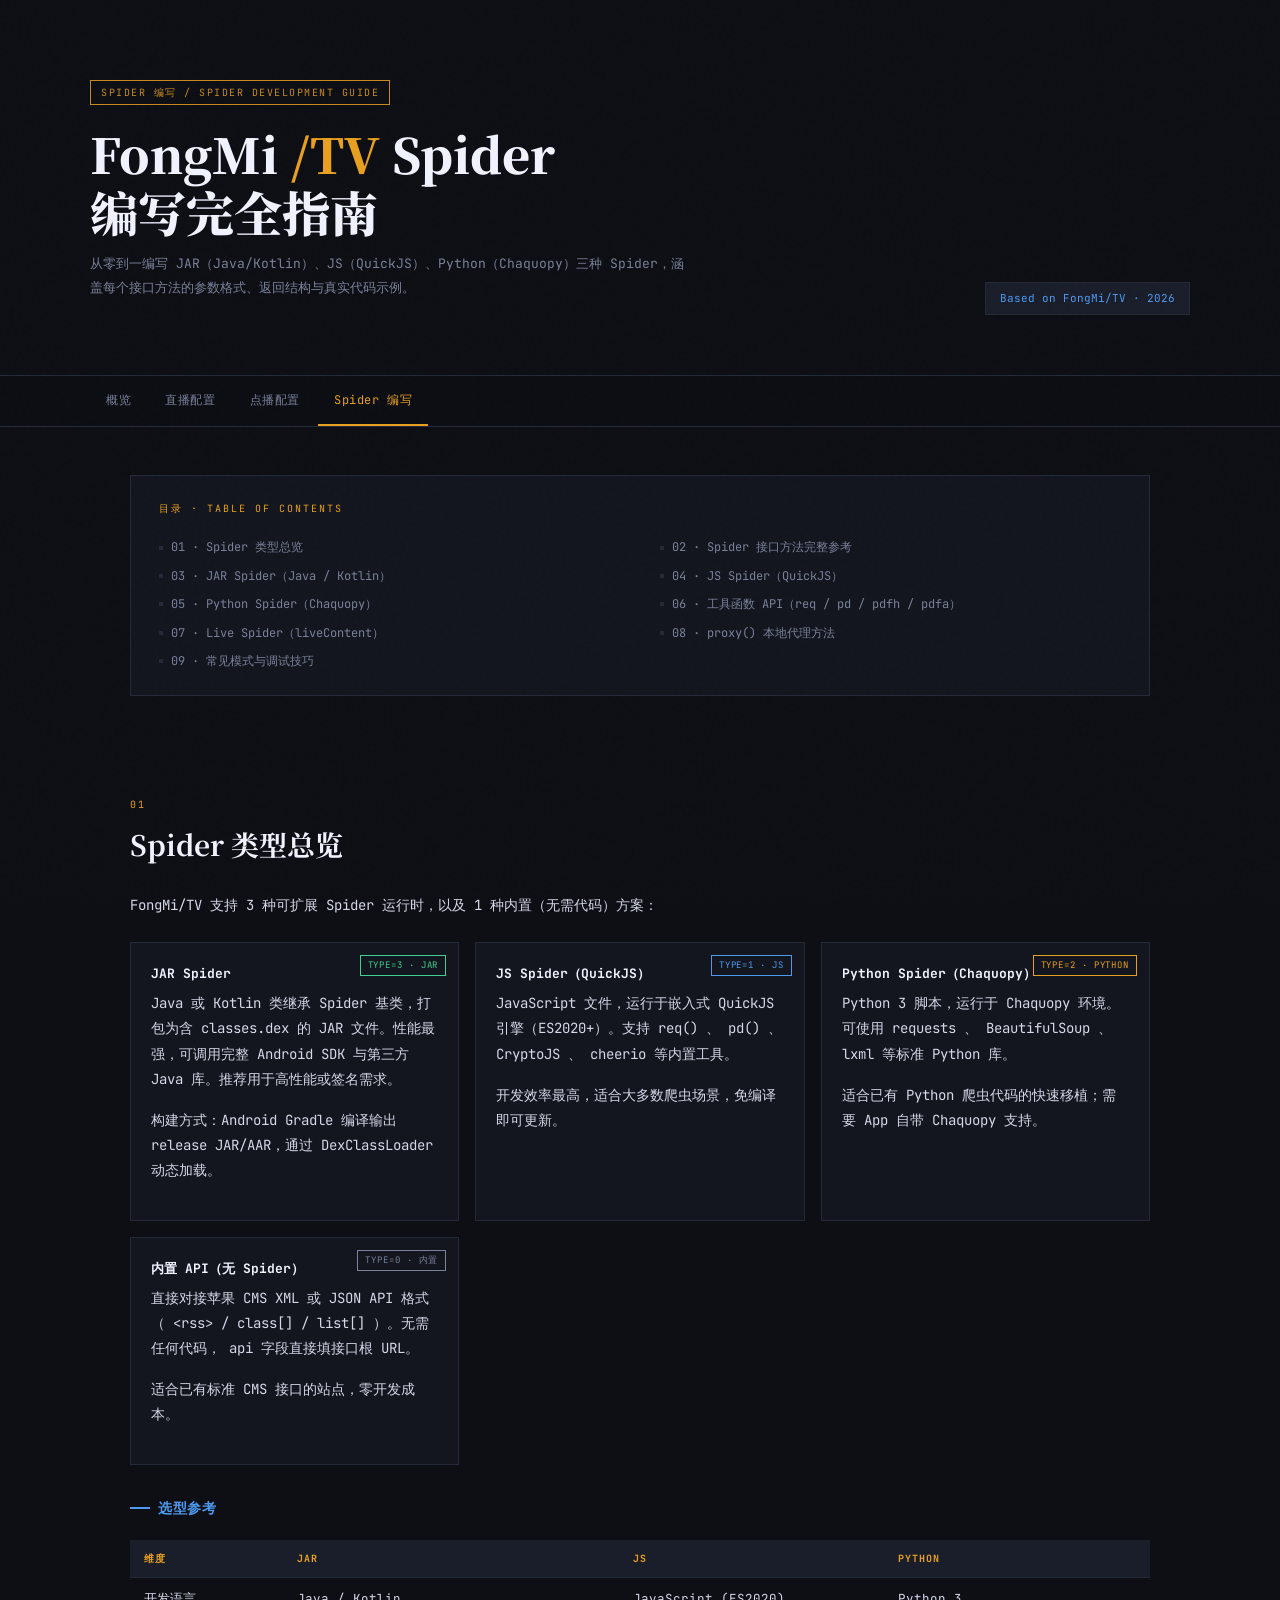
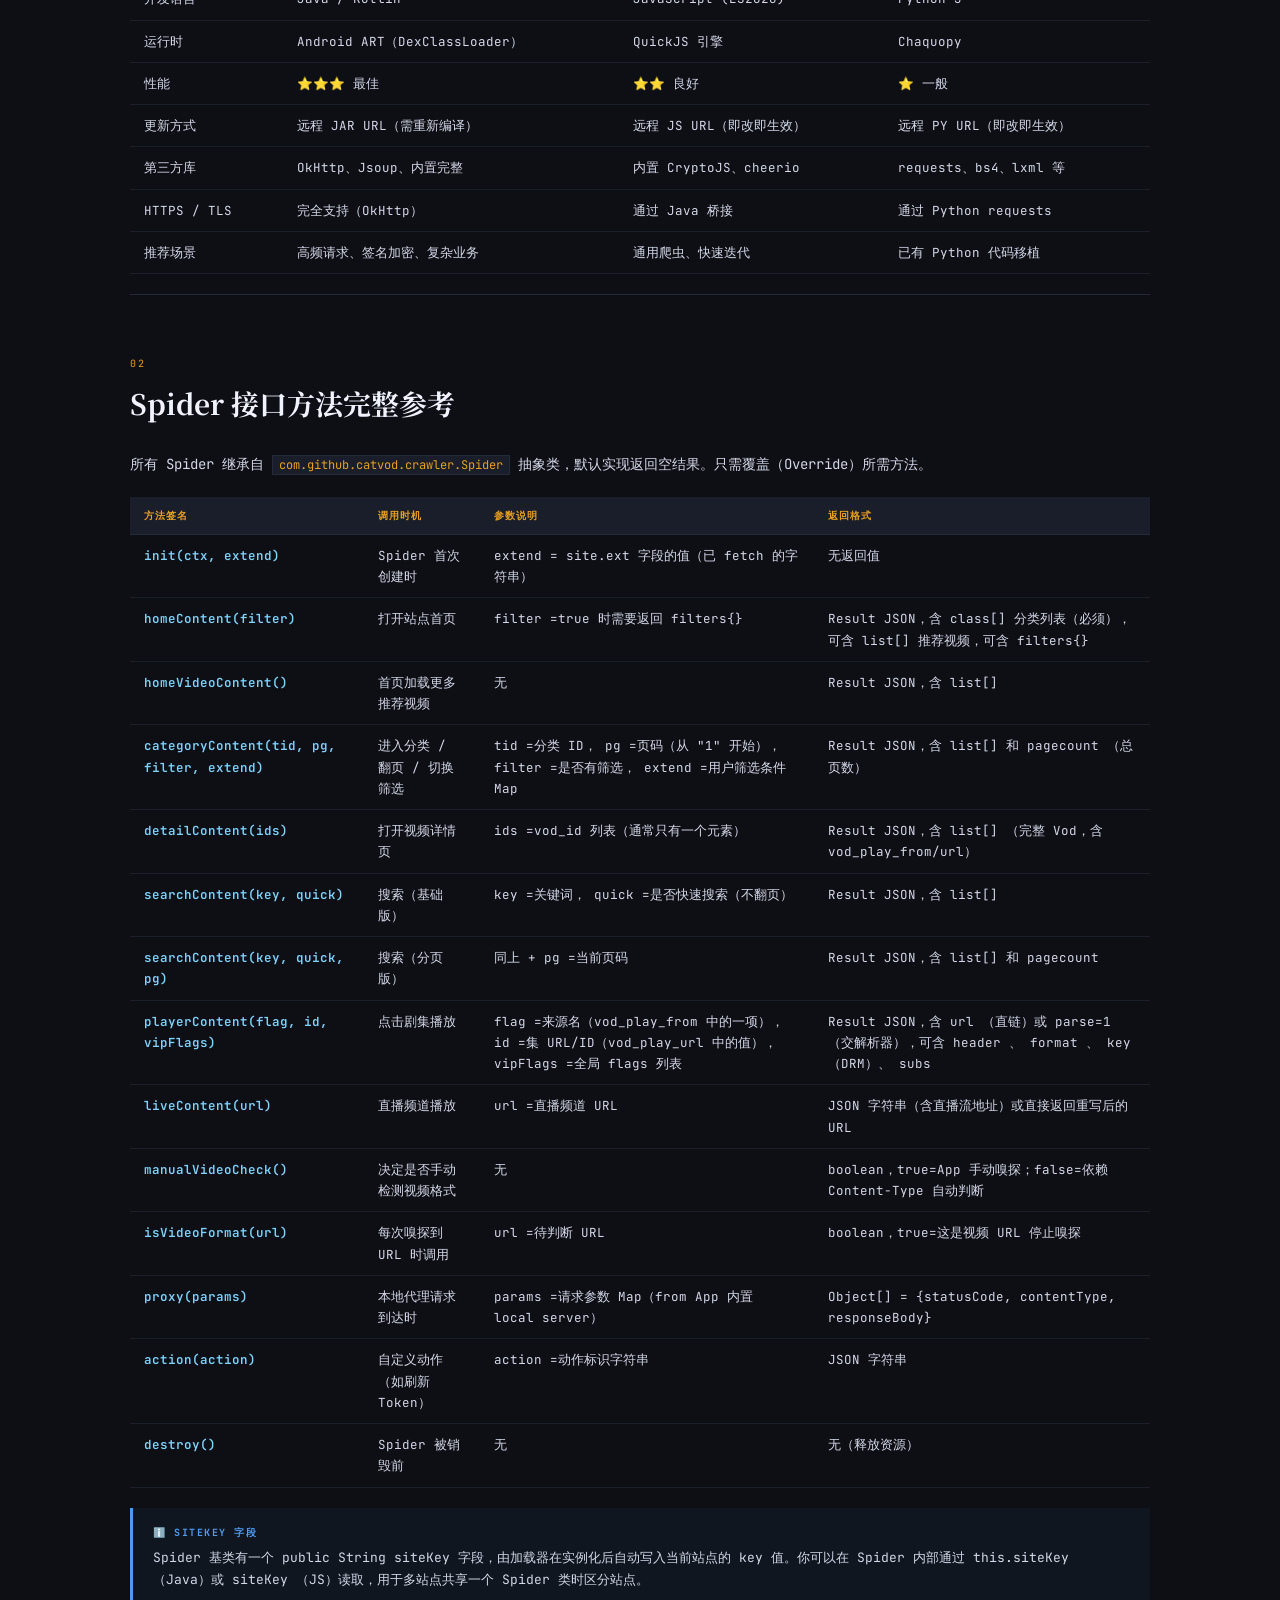
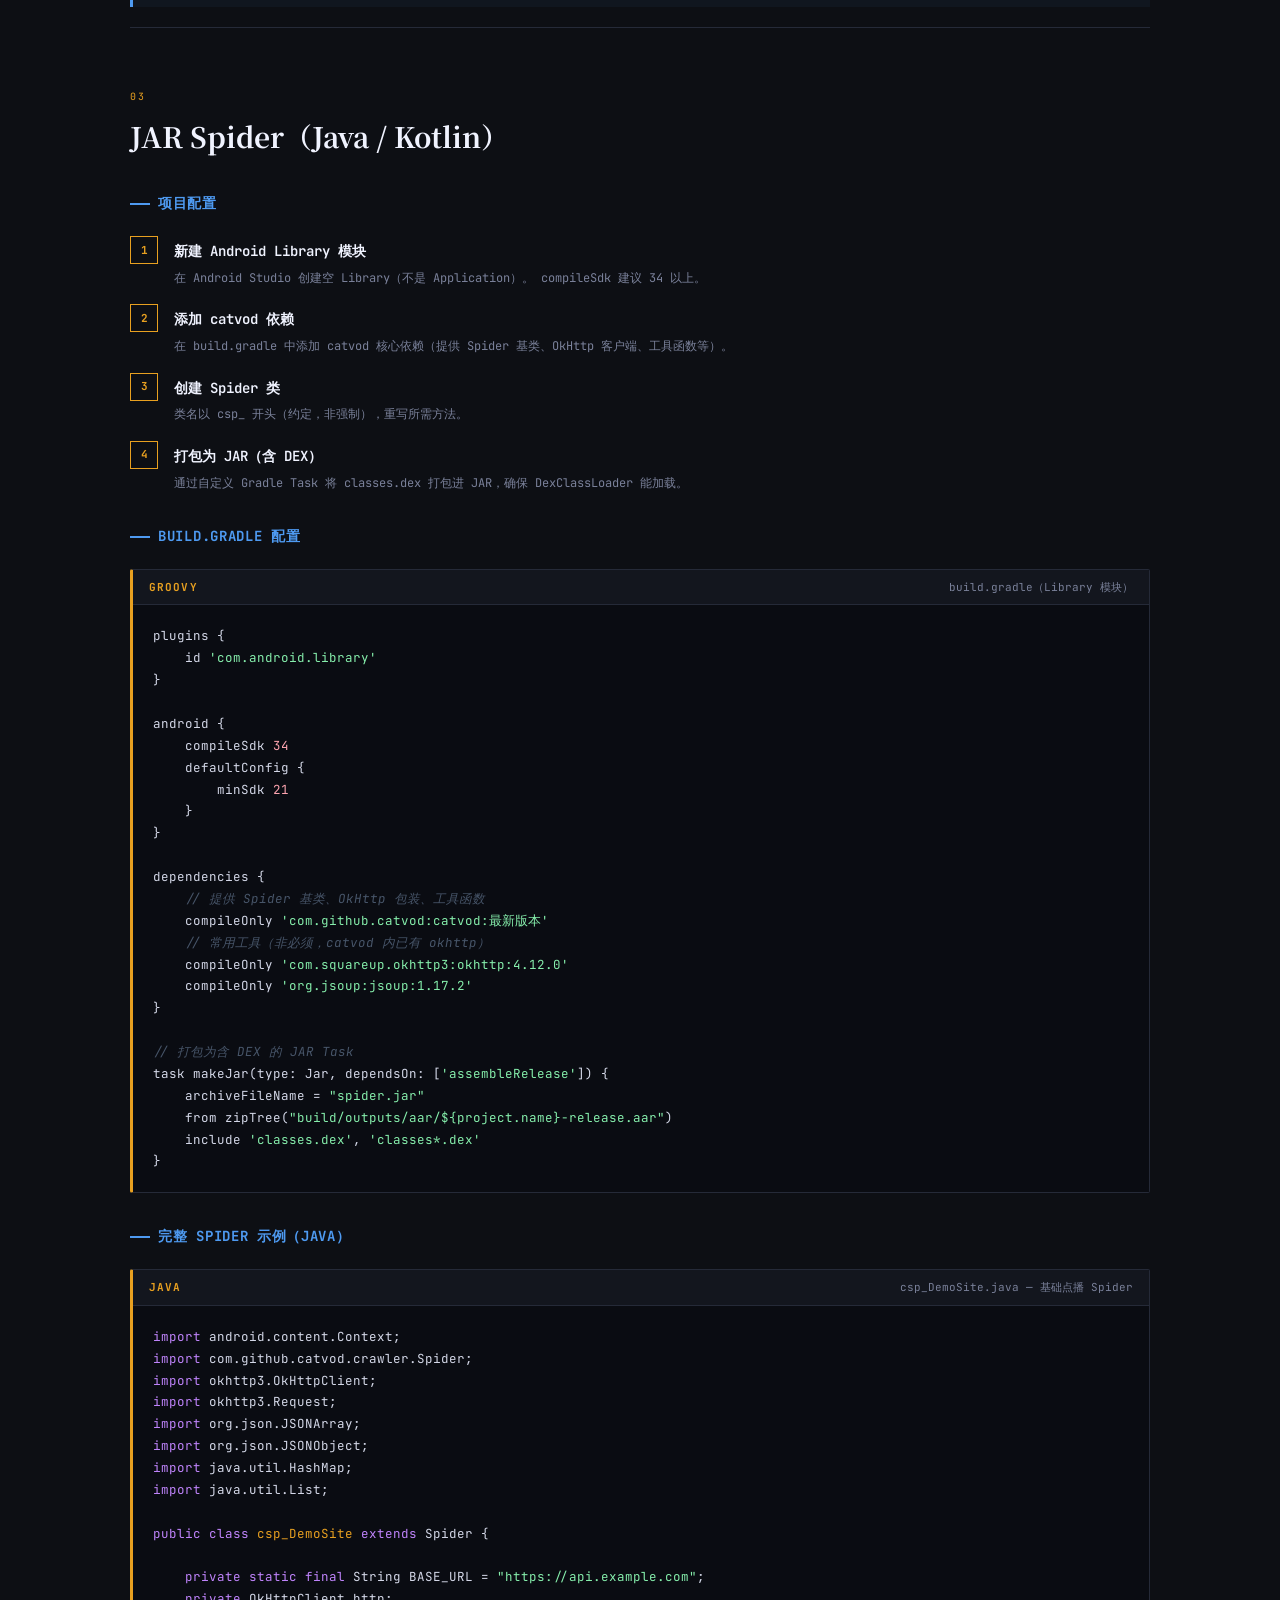
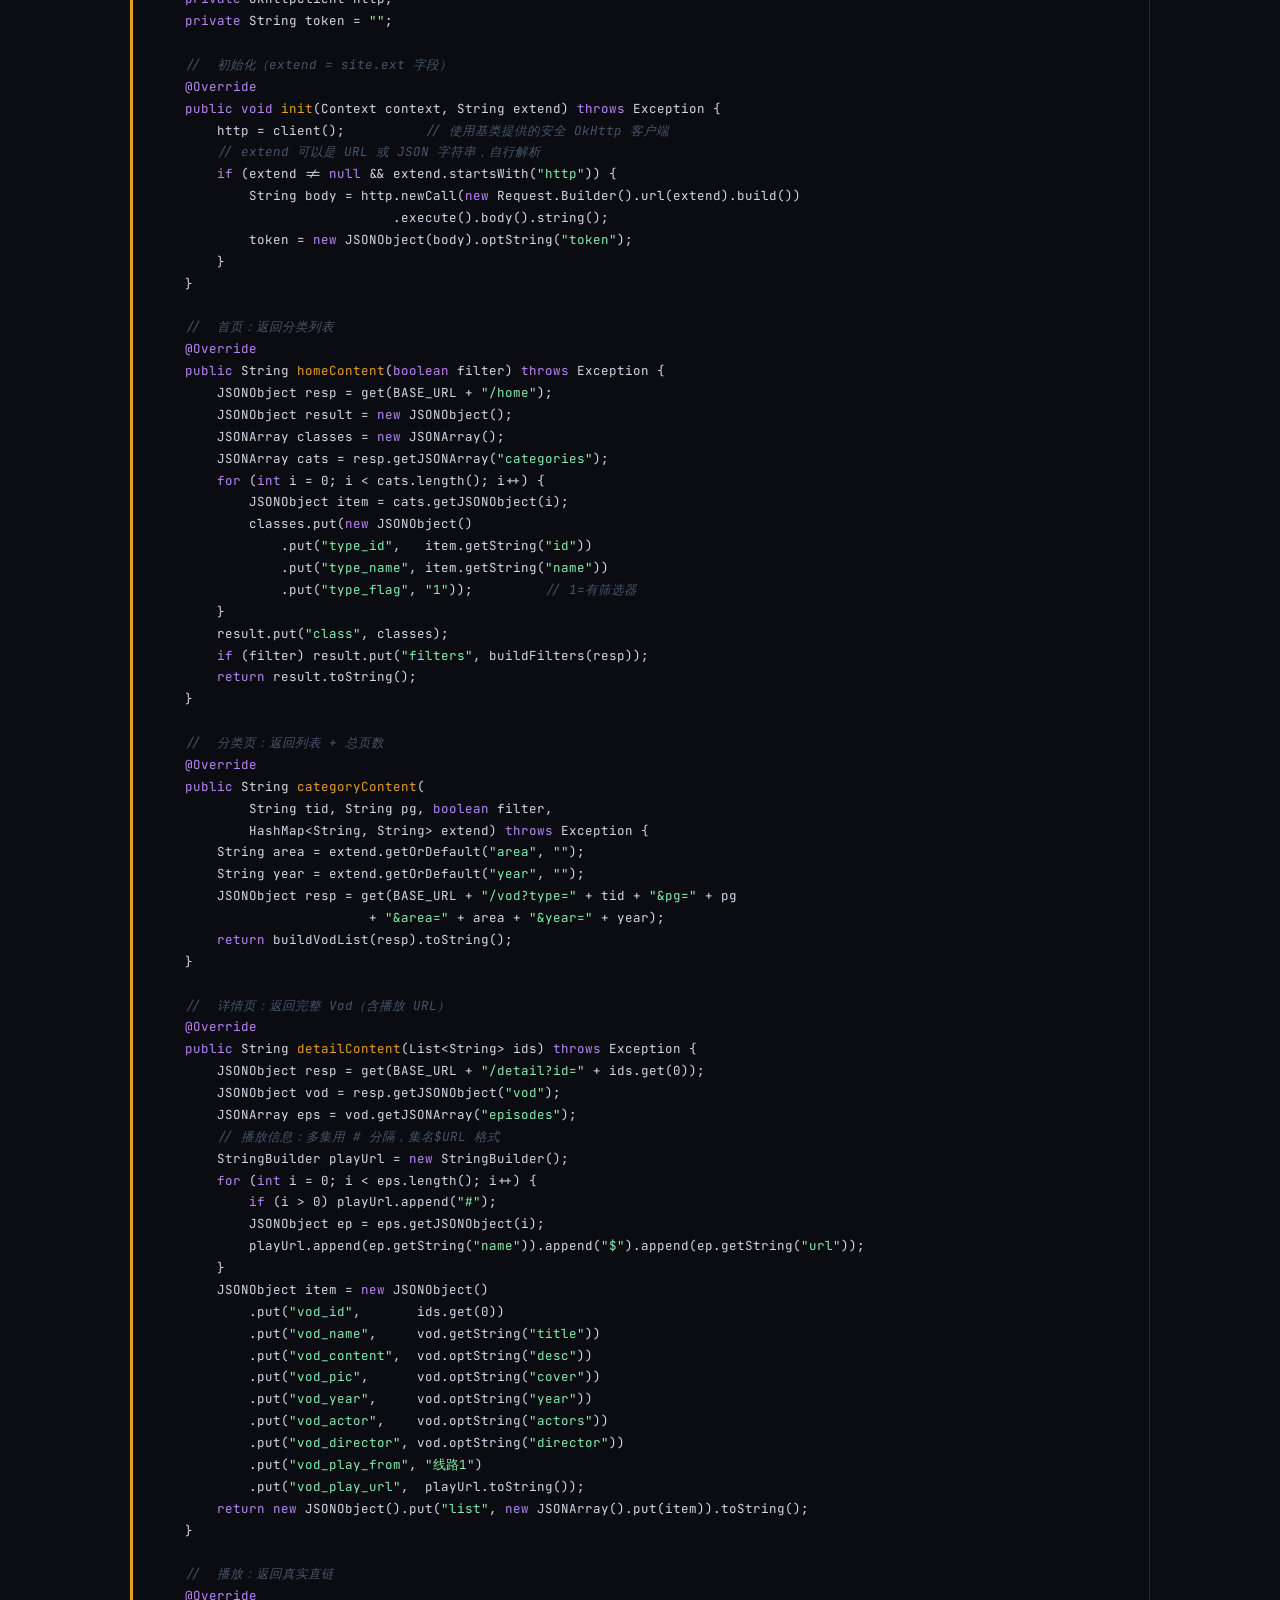
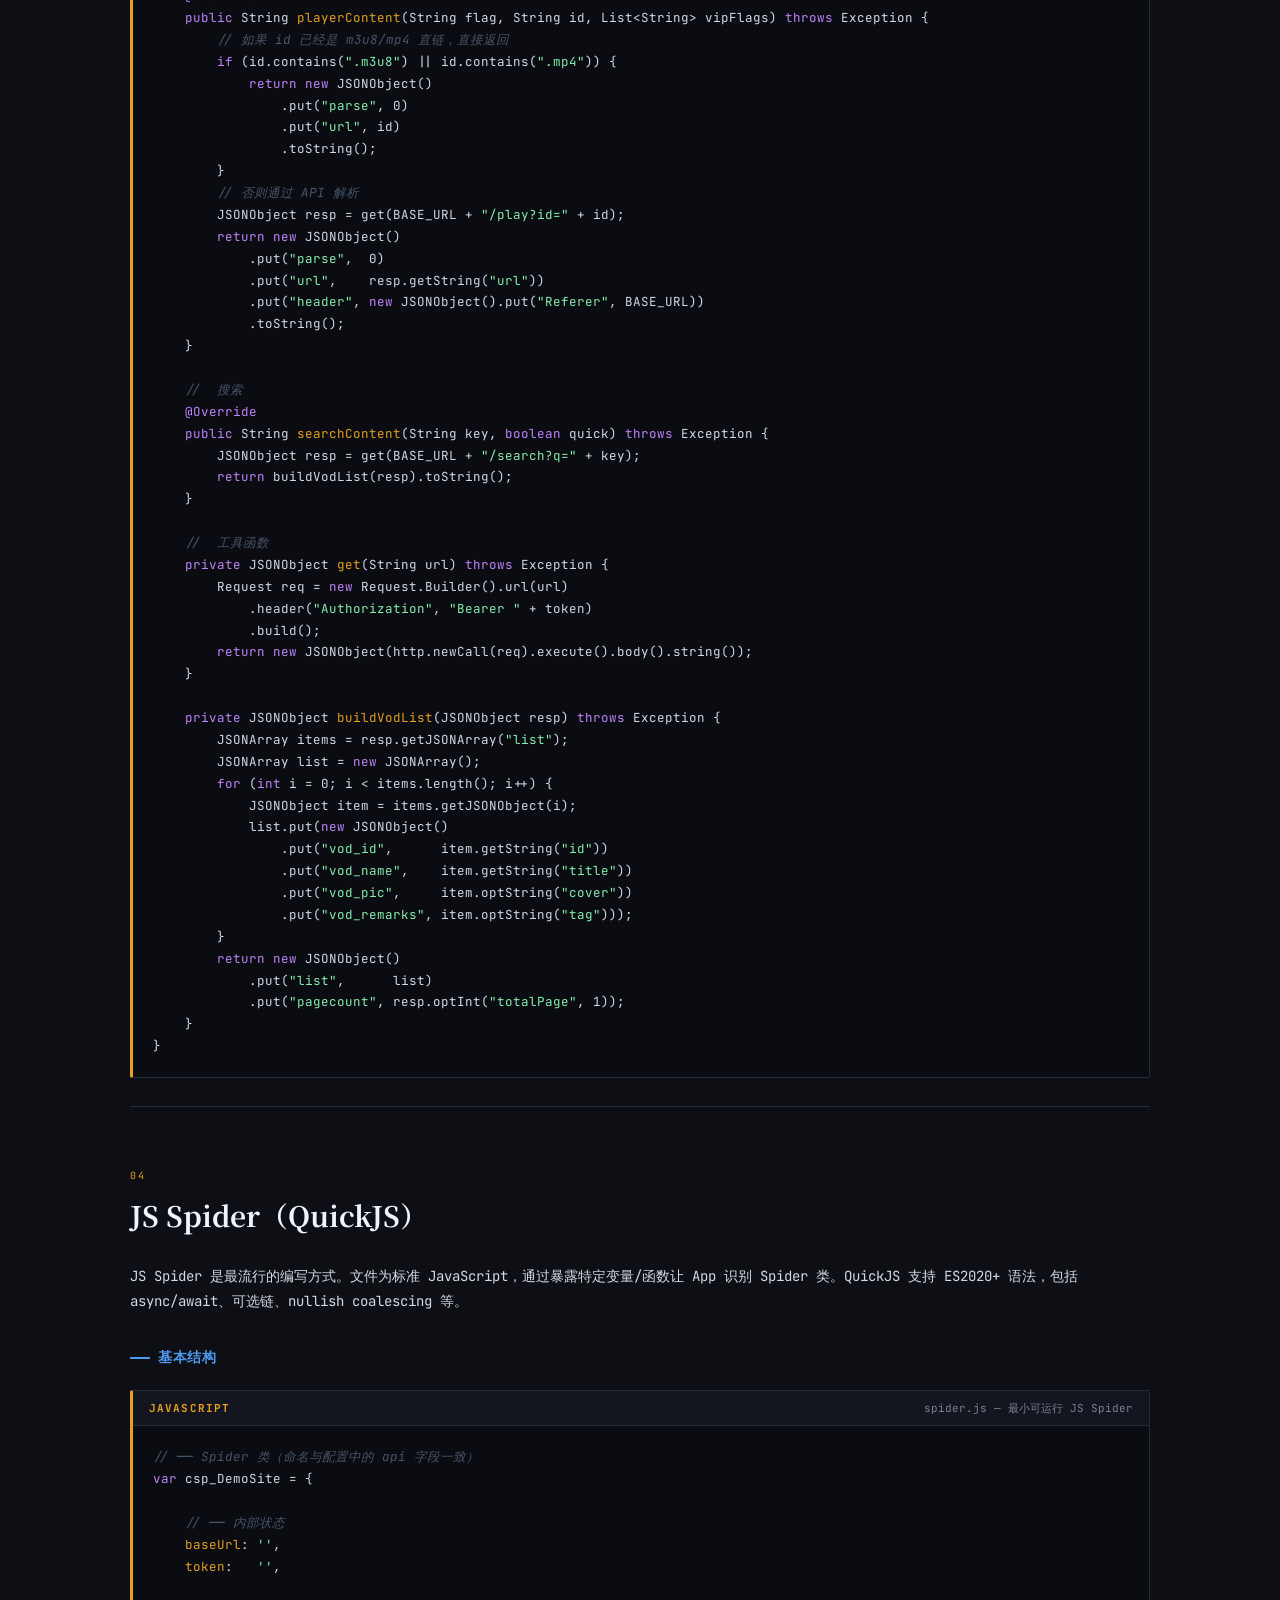
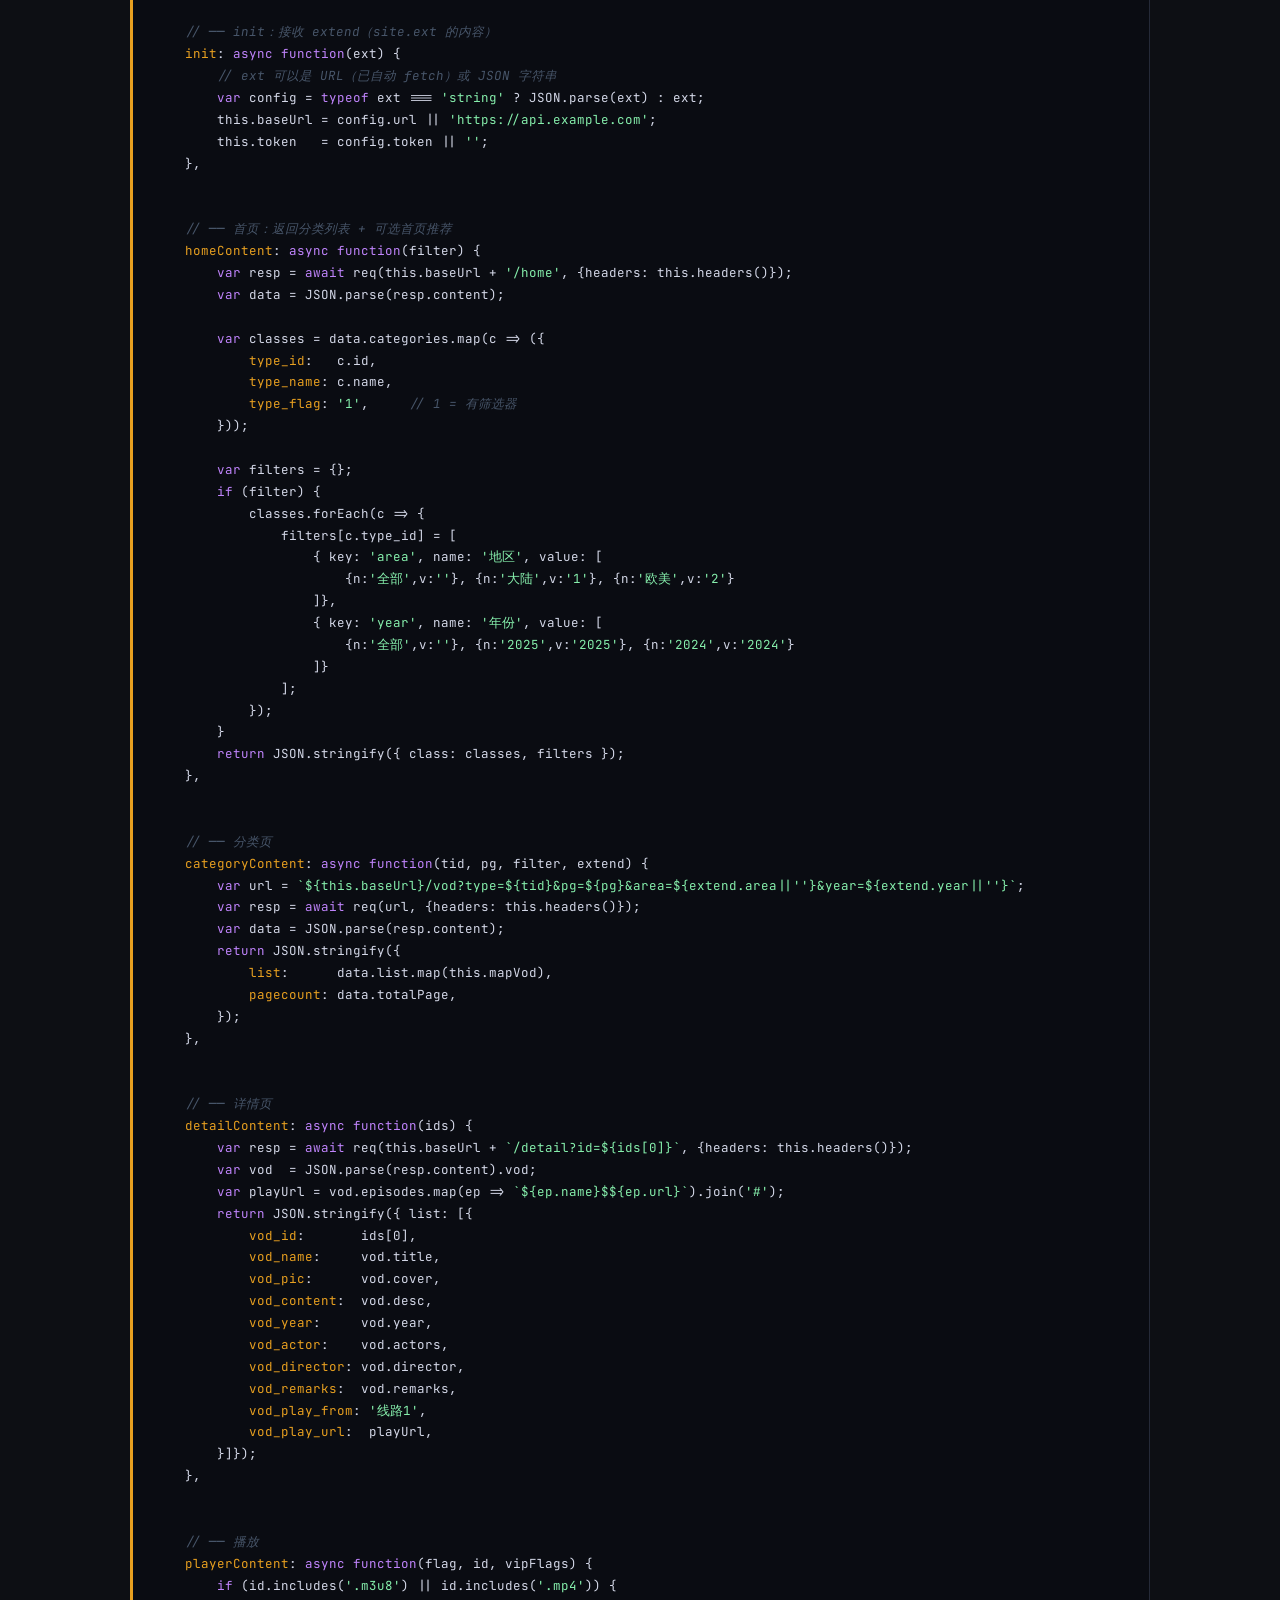
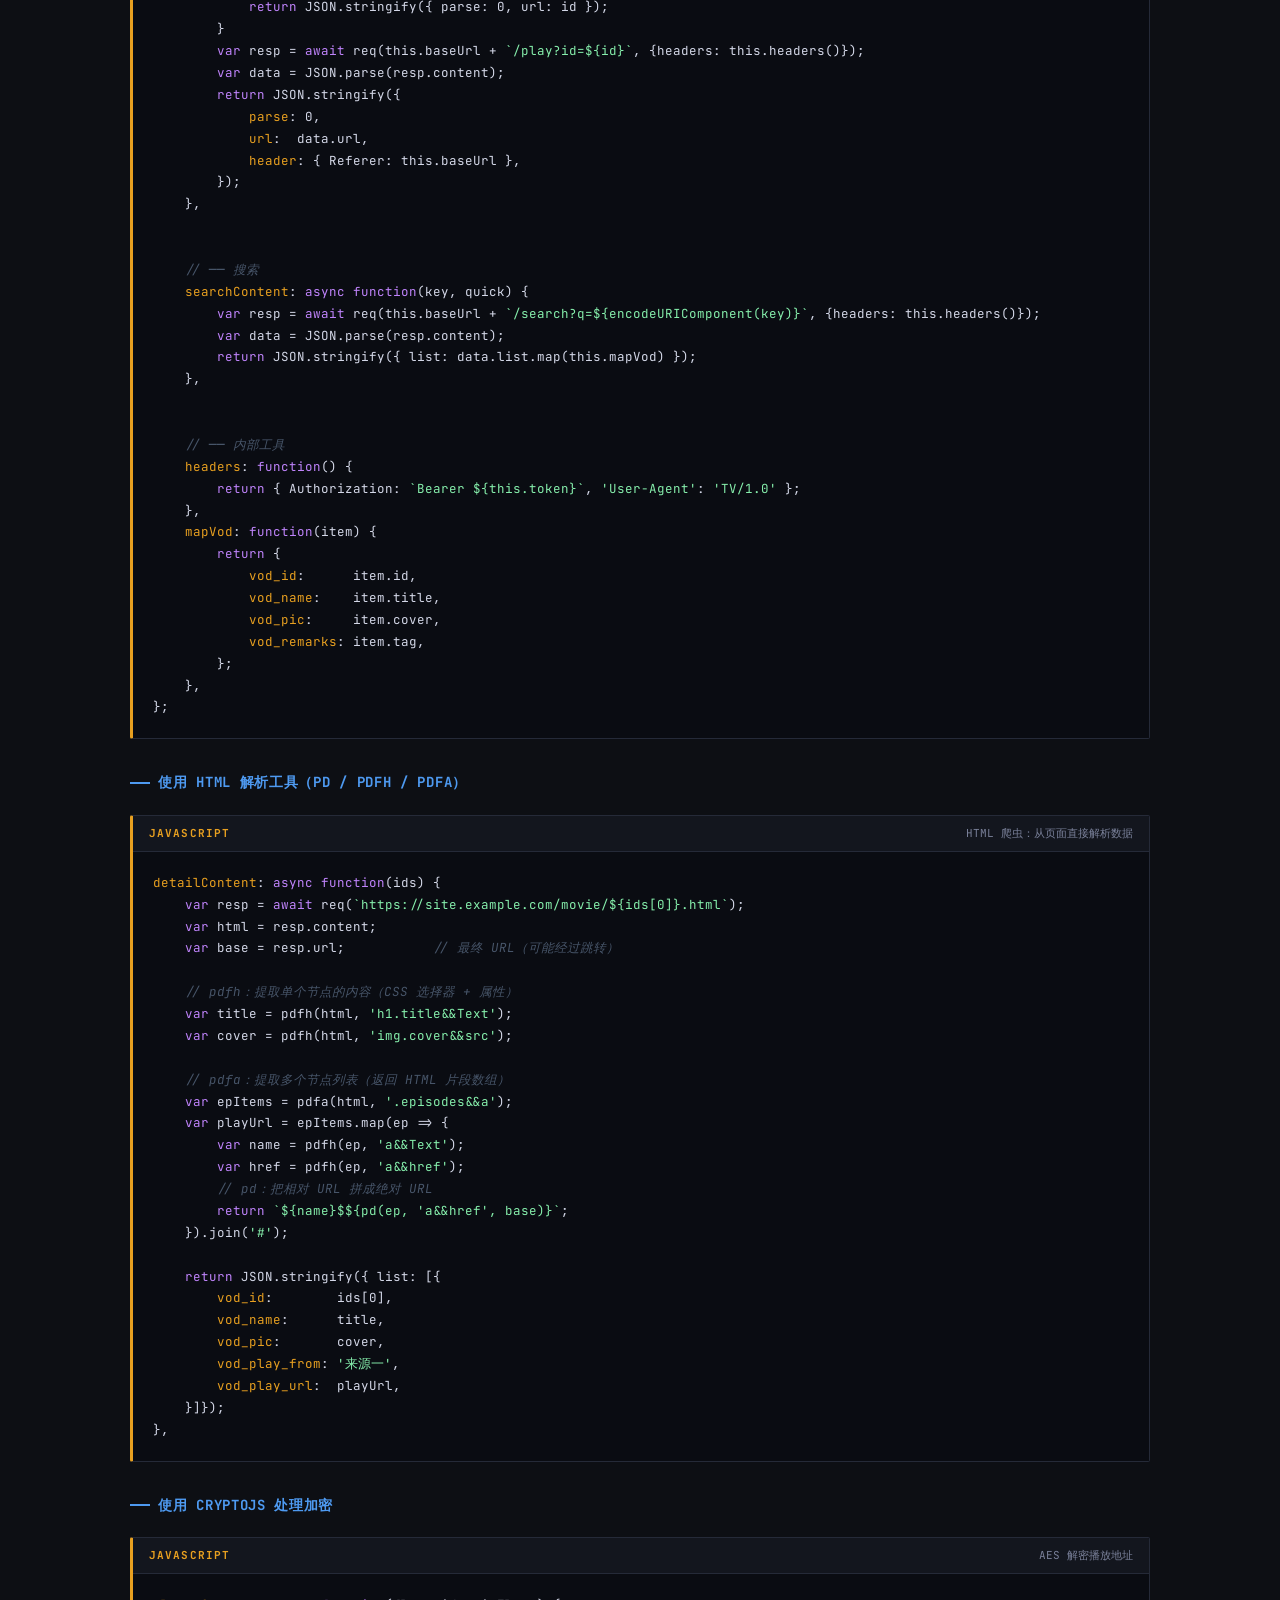
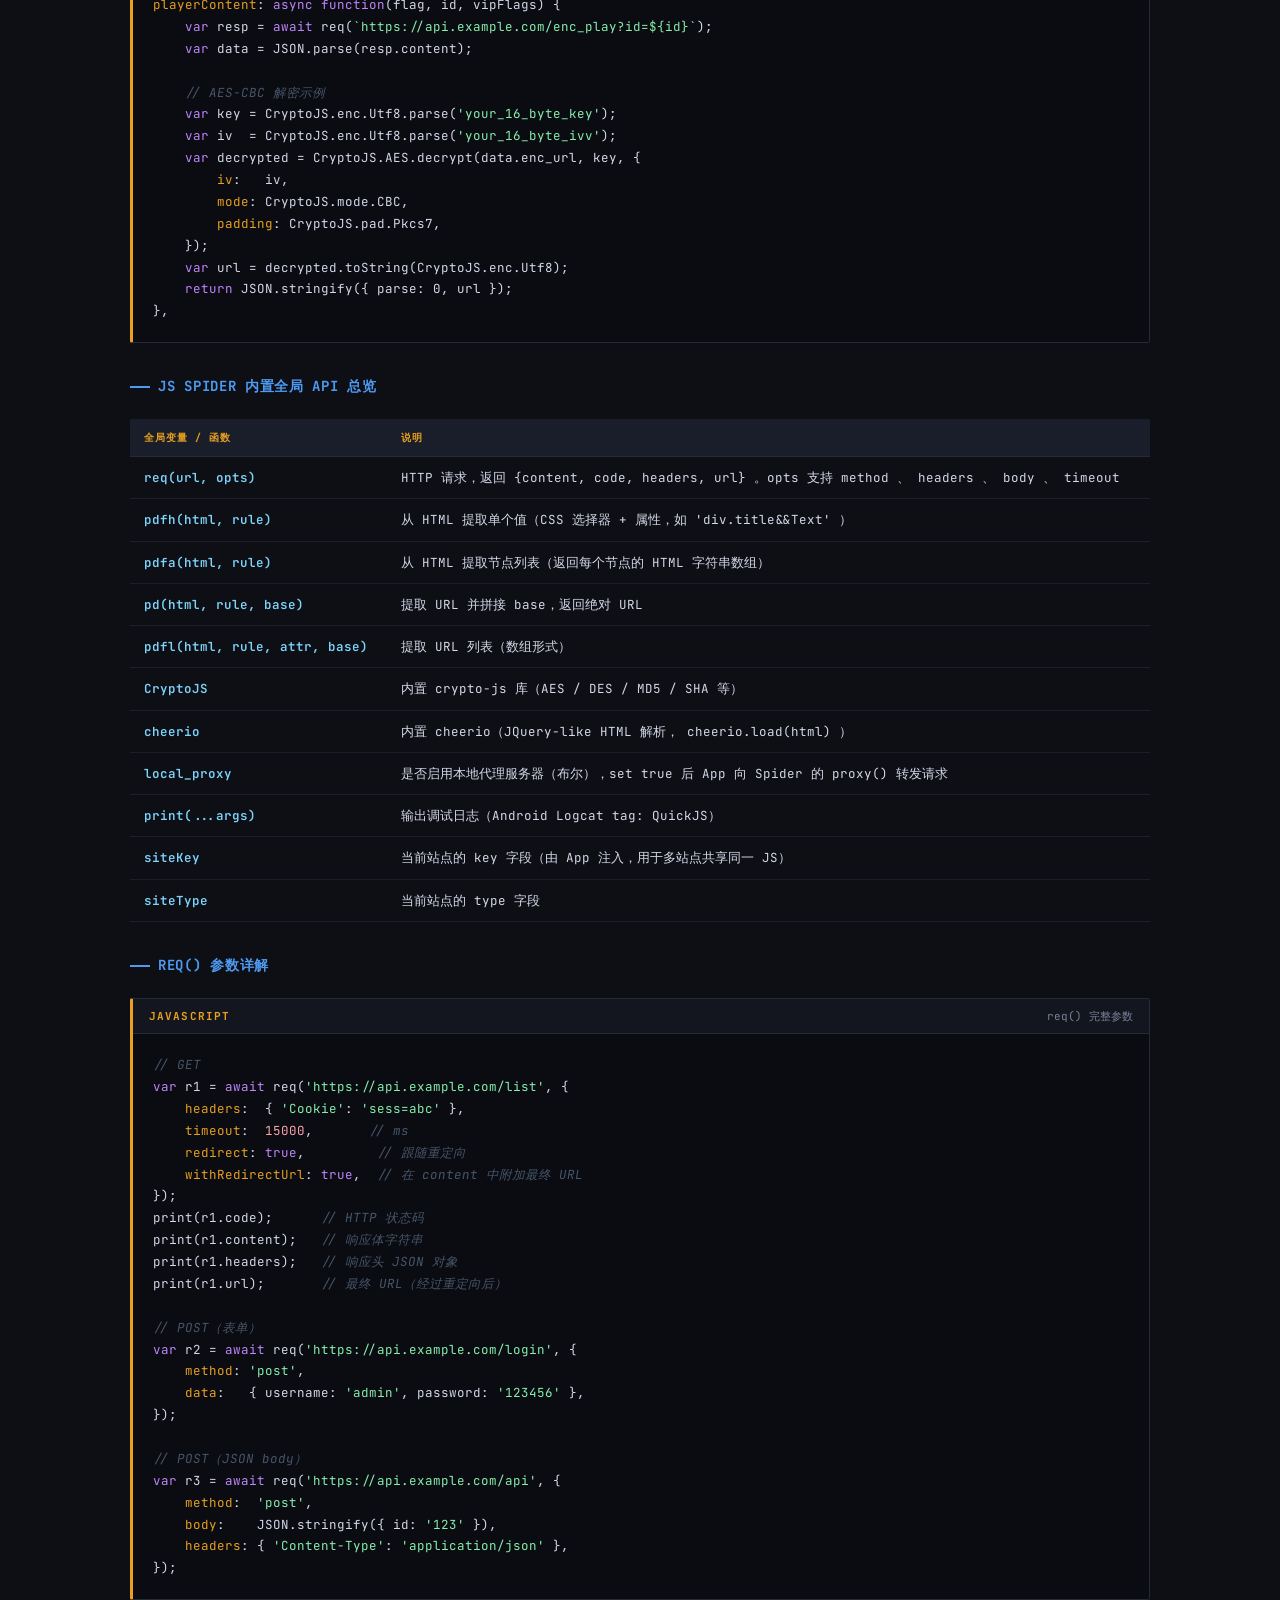
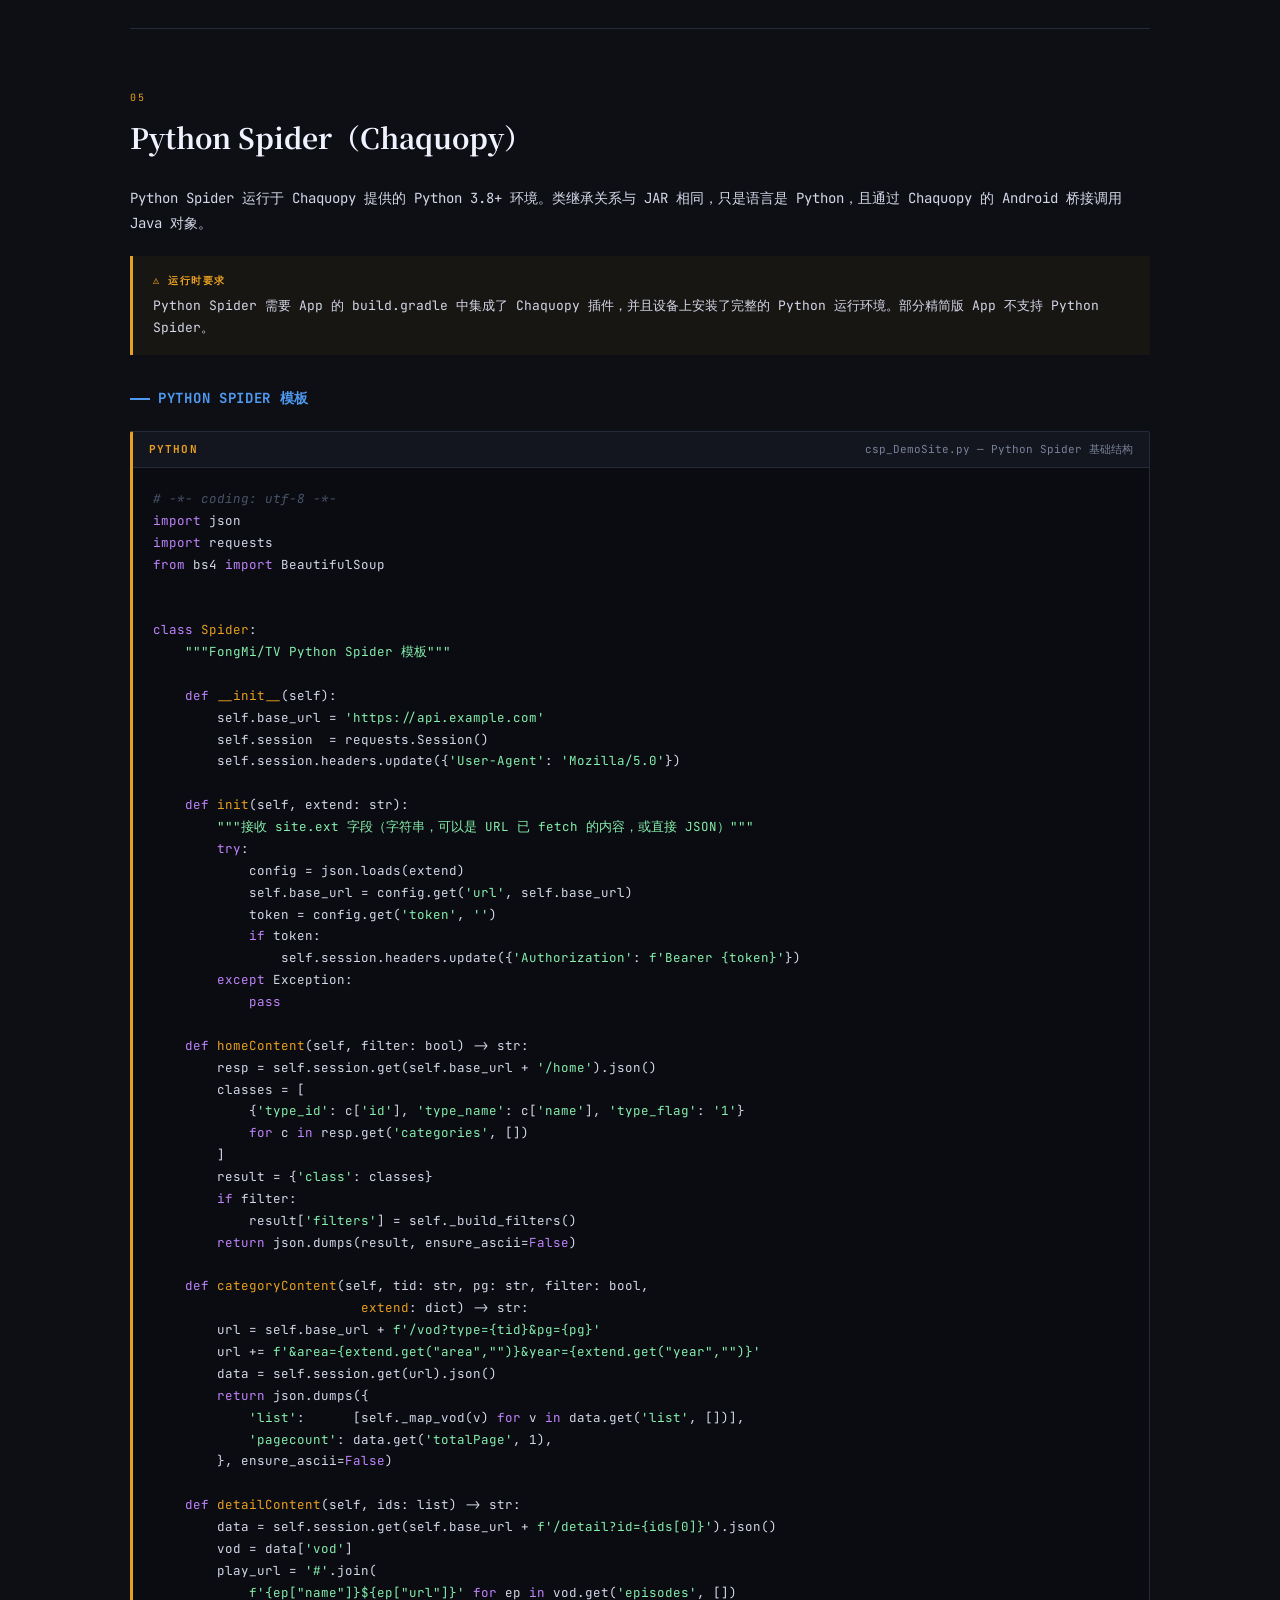
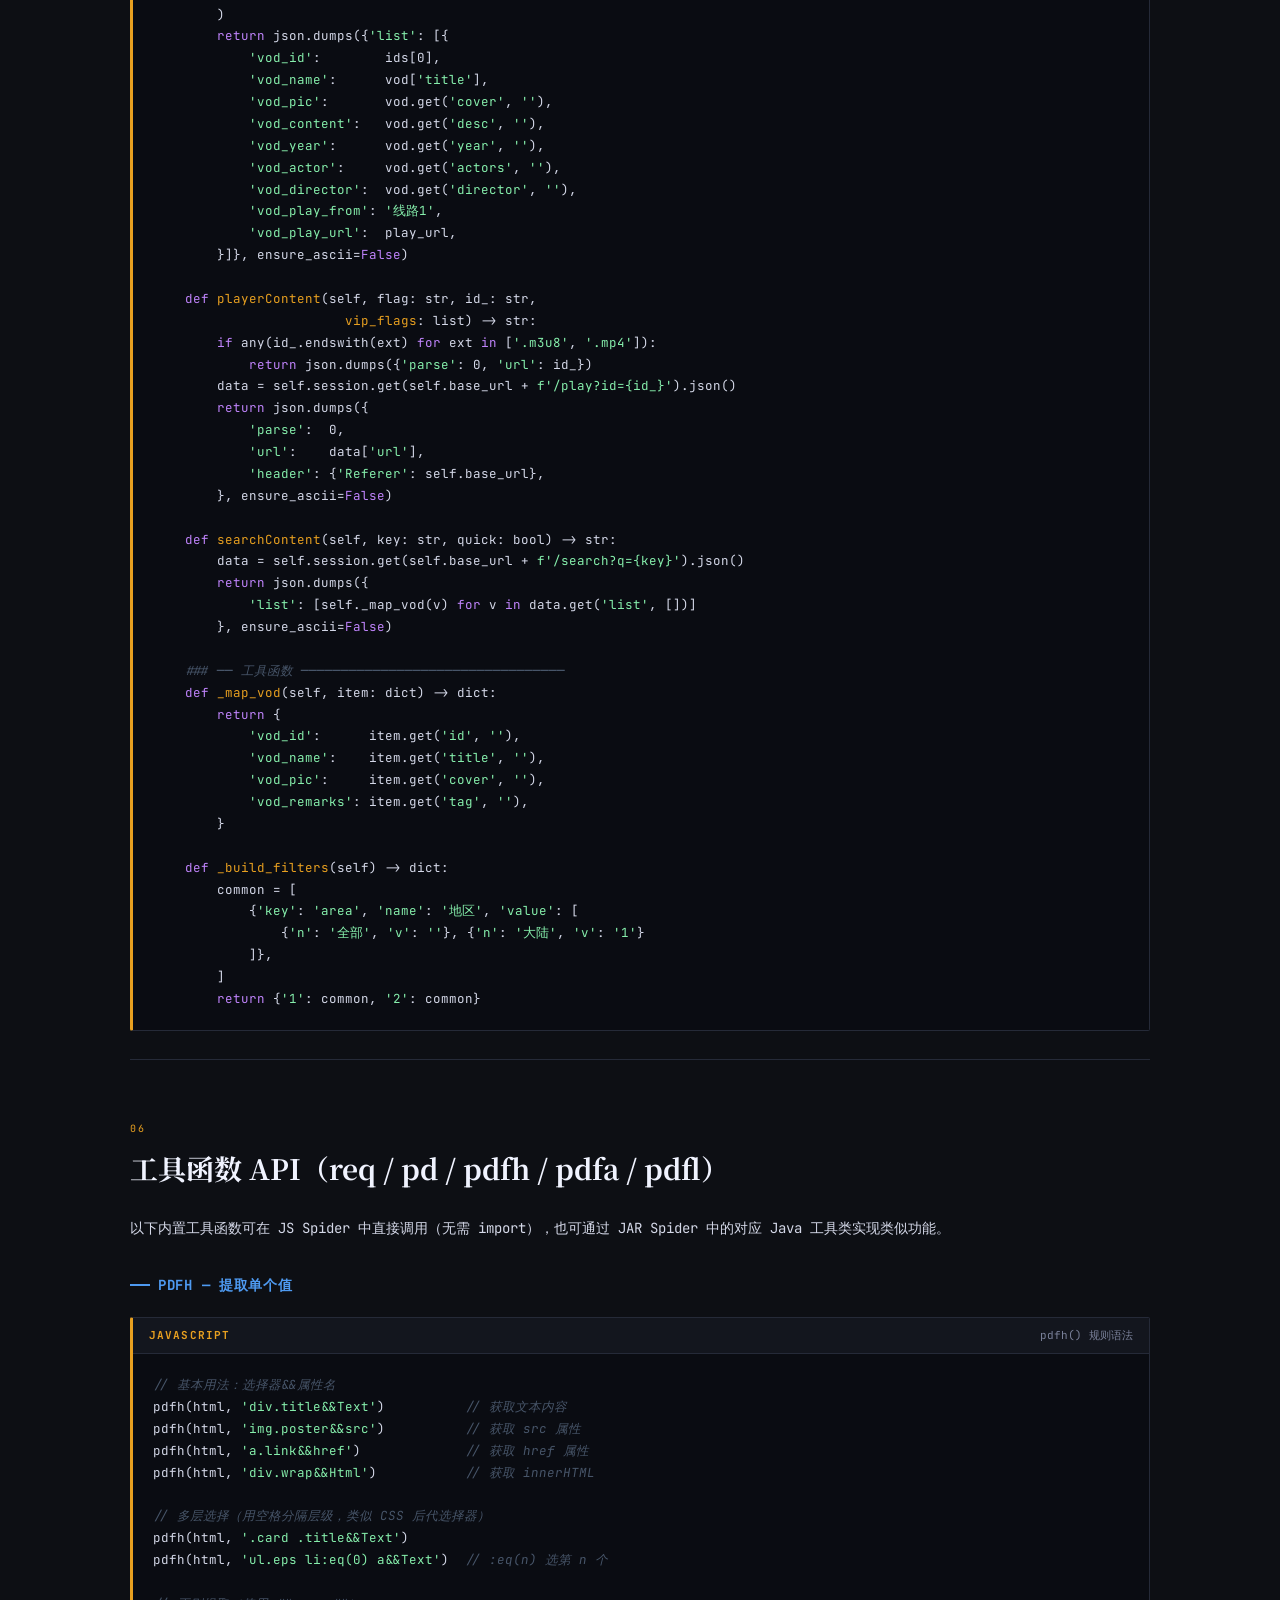
<file: spider.html>
﻿<!doctype html>
<html lang="zh-CN">
  <head>
    <meta charset="UTF-8" />
    <meta name="viewport" content="width=device-width, initial-scale=1.0" />
    <title>Spider 编写 · FongMi/TV 开发文档</title>
    <link
      href="https://fonts.googleapis.com/css2?family=JetBrains+Mono:wght@300;400;500;700&family=Noto+Serif+SC:wght@400;700;900&display=swap"
      rel="stylesheet"
    />
    <link rel="stylesheet" href="style.css" />
  </head>

  <body>
    <header>
      <div class="header-grid">
        <div>
          <div class="badge">Spider 编写 / Spider Development Guide</div>
          <h1>
            FongMi
            <span>/TV</span>
            Spider
            <br />
            编写完全指南
          </h1>
          <p class="subtitle">
            从零到一编写 JAR（Java/Kotlin）、JS（QuickJS）、Python（Chaquopy）三种
            Spider，涵盖每个接口方法的参数格式、返回结构与真实代码示例。
          </p>
        </div>
        <div class="version-tag">Based on FongMi/TV · 2026</div>
      </div>
    </header>

    <nav>
      <ul>
        <li><a href="index.html">概览</a></li>
        <li><a href="live.html">直播配置</a></li>
        <li><a href="vod.html">点播配置</a></li>
        <li><a href="spider.html">Spider 编写</a></li>
      </ul>
    </nav>

    <main>
      <!-- TOC -->
      <div class="toc" style="margin-top: 48px">
        <div class="toc-title">目录 · Table of Contents</div>
        <a href="#types">
          <span class="toc-dot"></span>
          01 · Spider 类型总览
        </a>
        <a href="#api-ref">
          <span class="toc-dot"></span>
          02 · Spider 接口方法完整参考
        </a>
        <a href="#jar">
          <span class="toc-dot"></span>
          03 · JAR Spider（Java / Kotlin）
        </a>
        <a href="#js">
          <span class="toc-dot"></span>
          04 · JS Spider（QuickJS）
        </a>
        <a href="#python">
          <span class="toc-dot"></span>
          05 · Python Spider（Chaquopy）
        </a>
        <a href="#utils">
          <span class="toc-dot"></span>
          06 · 工具函数 API（req / pd / pdfh / pdfa）
        </a>
        <a href="#live-spider">
          <span class="toc-dot"></span>
          07 · Live Spider（liveContent）
        </a>
        <a href="#proxy-method">
          <span class="toc-dot"></span>
          08 · proxy() 本地代理方法
        </a>
        <a href="#patterns">
          <span class="toc-dot"></span>
          09 · 常见模式与调试技巧
        </a>
      </div>

      <!-- ═══════════════ 01 TYPES ═══════════════ -->
      <section class="section" id="types">
        <div class="section-num">01</div>
        <h2>Spider 类型总览</h2>

        <p>FongMi/TV 支持 3 种可扩展 Spider 运行时，以及 1 种内置（无需代码）方案：</p>

        <div class="card-grid">
          <div class="card">
            <div
              class="card-tag"
              style="
                background: var(--accent3) 20;
                color: var(--accent3);
                border-color: var(--accent3) 40;
              "
            >
              type=3 · JAR
            </div>
            <div class="card-title">JAR Spider</div>
            <p>
              Java 或 Kotlin 类继承
              <code>Spider</code>
              基类，打包为含 classes.dex 的 JAR 文件。性能最强，可调用完整 Android SDK 与第三方 Java
              库。推荐用于高性能或签名需求。
            </p>
            <p>构建方式：Android Gradle 编译输出 release JAR/AAR，通过 DexClassLoader 动态加载。</p>
          </div>
          <div class="card">
            <div
              class="card-tag"
              style="
                background: var(--accent2) 20;
                color: var(--accent2);
                border-color: var(--accent2) 40;
              "
            >
              type=1 · JS
            </div>
            <div class="card-title">JS Spider（QuickJS）</div>
            <p>
              JavaScript 文件，运行于嵌入式 QuickJS 引擎（ES2020+）。支持
              <code>req()</code>
              、
              <code>pd()</code>
              、
              <code>CryptoJS</code>
              、
              <code>cheerio</code>
              等内置工具。
            </p>
            <p>开发效率最高，适合大多数爬虫场景，免编译即可更新。</p>
          </div>
          <div class="card">
            <div
              class="card-tag"
              style="
                background: var(--accent) 20;
                color: var(--accent);
                border-color: var(--accent) 40;
              "
            >
              type=2 · Python
            </div>
            <div class="card-title">Python Spider（Chaquopy）</div>
            <p>
              Python 3 脚本，运行于 Chaquopy 环境。可使用
              <code>requests</code>
              、
              <code>BeautifulSoup</code>
              、
              <code>lxml</code>
              等标准 Python 库。
            </p>
            <p>适合已有 Python 爬虫代码的快速移植；需要 App 自带 Chaquopy 支持。</p>
          </div>
          <div class="card">
            <div
              class="card-tag"
              style="
                background: var(--text-dim) 20;
                color: var(--text-dim);
                border-color: var(--text-dim) 40;
              "
            >
              type=0 · 内置
            </div>
            <div class="card-title">内置 API（无 Spider）</div>
            <p>
              直接对接苹果 CMS XML 或 JSON API 格式（
              <code>&lt;rss&gt;</code>
              /
              <code>class[]</code>
              /
              <code>list[]</code>
              ）。无需任何代码，
              <code>api</code>
              字段直接填接口根 URL。
            </p>
            <p>适合已有标准 CMS 接口的站点，零开发成本。</p>
          </div>
        </div>

        <h3>选型参考</h3>
        <div class="table-wrap">
          <table>
            <thead>
              <tr>
                <th>维度</th>
                <th>JAR</th>
                <th>JS</th>
                <th>Python</th>
              </tr>
            </thead>
            <tbody>
              <tr>
                <td>开发语言</td>
                <td>Java / Kotlin</td>
                <td>JavaScript (ES2020)</td>
                <td>Python 3</td>
              </tr>
              <tr>
                <td>运行时</td>
                <td>Android ART（DexClassLoader）</td>
                <td>QuickJS 引擎</td>
                <td>Chaquopy</td>
              </tr>
              <tr>
                <td>性能</td>
                <td>⭐⭐⭐ 最佳</td>
                <td>⭐⭐ 良好</td>
                <td>⭐ 一般</td>
              </tr>
              <tr>
                <td>更新方式</td>
                <td>远程 JAR URL（需重新编译）</td>
                <td>远程 JS URL（即改即生效）</td>
                <td>远程 PY URL（即改即生效）</td>
              </tr>
              <tr>
                <td>第三方库</td>
                <td>OkHttp、Jsoup、内置完整</td>
                <td>内置 CryptoJS、cheerio</td>
                <td>requests、bs4、lxml 等</td>
              </tr>
              <tr>
                <td>HTTPS / TLS</td>
                <td>完全支持（OkHttp）</td>
                <td>通过 Java 桥接</td>
                <td>通过 Python requests</td>
              </tr>
              <tr>
                <td>推荐场景</td>
                <td>高频请求、签名加密、复杂业务</td>
                <td>通用爬虫、快速迭代</td>
                <td>已有 Python 代码移植</td>
              </tr>
            </tbody>
          </table>
        </div>
      </section>

      <!-- ═══════════════ 02 API REF ═══════════════ -->
      <section class="section" id="api-ref">
        <div class="section-num">02</div>
        <h2>Spider 接口方法完整参考</h2>

        <p>
          所有 Spider 继承自
          <span class="ic">com.github.catvod.crawler.Spider</span>
          抽象类，默认实现返回空结果。只需覆盖（Override）所需方法。
        </p>

        <div class="table-wrap">
          <table>
            <thead>
              <tr>
                <th>方法签名</th>
                <th>调用时机</th>
                <th>参数说明</th>
                <th>返回格式</th>
              </tr>
            </thead>
            <tbody>
              <tr>
                <td class="td-key"><code>init(ctx, extend)</code></td>
                <td>Spider 首次创建时</td>
                <td>
                  <code>extend</code>
                  = site.ext 字段的值（已 fetch 的字符串）
                </td>
                <td>无返回值</td>
              </tr>
              <tr>
                <td class="td-key"><code>homeContent(filter)</code></td>
                <td>打开站点首页</td>
                <td>
                  <code>filter</code>
                  =true 时需要返回
                  <code>filters{}</code>
                </td>
                <td>
                  Result JSON，含
                  <code>class[]</code>
                  分类列表（必须），可含
                  <code>list[]</code>
                  推荐视频，可含
                  <code>filters{}</code>
                </td>
              </tr>
              <tr>
                <td class="td-key"><code>homeVideoContent()</code></td>
                <td>首页加载更多推荐视频</td>
                <td>无</td>
                <td>
                  Result JSON，含
                  <code>list[]</code>
                </td>
              </tr>
              <tr>
                <td class="td-key"><code>categoryContent(tid, pg, filter, extend)</code></td>
                <td>进入分类 / 翻页 / 切换筛选</td>
                <td>
                  <code>tid</code>
                  =分类 ID，
                  <code>pg</code>
                  =页码（从 "1" 开始），
                  <code>filter</code>
                  =是否有筛选，
                  <code>extend</code>
                  =用户筛选条件 Map
                </td>
                <td>
                  Result JSON，含
                  <code>list[]</code>
                  和
                  <code>pagecount</code>
                  （总页数）
                </td>
              </tr>
              <tr>
                <td class="td-key"><code>detailContent(ids)</code></td>
                <td>打开视频详情页</td>
                <td>
                  <code>ids</code>
                  =vod_id 列表（通常只有一个元素）
                </td>
                <td>
                  Result JSON，含
                  <code>list[]</code>
                  （完整 Vod，含 vod_play_from/url）
                </td>
              </tr>
              <tr>
                <td class="td-key"><code>searchContent(key, quick)</code></td>
                <td>搜索（基础版）</td>
                <td>
                  <code>key</code>
                  =关键词，
                  <code>quick</code>
                  =是否快速搜索（不翻页）
                </td>
                <td>
                  Result JSON，含
                  <code>list[]</code>
                </td>
              </tr>
              <tr>
                <td class="td-key"><code>searchContent(key, quick, pg)</code></td>
                <td>搜索（分页版）</td>
                <td>
                  同上 +
                  <code>pg</code>
                  =当前页码
                </td>
                <td>
                  Result JSON，含
                  <code>list[]</code>
                  和
                  <code>pagecount</code>
                </td>
              </tr>
              <tr>
                <td class="td-key"><code>playerContent(flag, id, vipFlags)</code></td>
                <td>点击剧集播放</td>
                <td>
                  <code>flag</code>
                  =来源名（vod_play_from 中的一项），
                  <code>id</code>
                  =集 URL/ID（vod_play_url 中的值），
                  <code>vipFlags</code>
                  =全局 flags 列表
                </td>
                <td>
                  Result JSON，含
                  <code>url</code>
                  （直链）或
                  <code>parse=1</code>
                  （交解析器），可含
                  <code>header</code>
                  、
                  <code>format</code>
                  、
                  <code>key</code>
                  （DRM）、
                  <code>subs</code>
                </td>
              </tr>
              <tr>
                <td class="td-key"><code>liveContent(url)</code></td>
                <td>直播频道播放</td>
                <td>
                  <code>url</code>
                  =直播频道 URL
                </td>
                <td>JSON 字符串（含直播流地址）或直接返回重写后的 URL</td>
              </tr>
              <tr>
                <td class="td-key"><code>manualVideoCheck()</code></td>
                <td>决定是否手动检测视频格式</td>
                <td>无</td>
                <td>boolean，true=App 手动嗅探；false=依赖 Content-Type 自动判断</td>
              </tr>
              <tr>
                <td class="td-key"><code>isVideoFormat(url)</code></td>
                <td>每次嗅探到 URL 时调用</td>
                <td>
                  <code>url</code>
                  =待判断 URL
                </td>
                <td>boolean，true=这是视频 URL 停止嗅探</td>
              </tr>
              <tr>
                <td class="td-key"><code>proxy(params)</code></td>
                <td>本地代理请求到达时</td>
                <td>
                  <code>params</code>
                  =请求参数 Map（from App 内置 local server）
                </td>
                <td>Object[] = {statusCode, contentType, responseBody}</td>
              </tr>
              <tr>
                <td class="td-key"><code>action(action)</code></td>
                <td>自定义动作（如刷新 Token）</td>
                <td>
                  <code>action</code>
                  =动作标识字符串
                </td>
                <td>JSON 字符串</td>
              </tr>
              <tr>
                <td class="td-key"><code>destroy()</code></td>
                <td>Spider 被销毁前</td>
                <td>无</td>
                <td>无（释放资源）</td>
              </tr>
            </tbody>
          </table>
        </div>

        <div class="callout callout-info">
          <div class="callout-title">ℹ️ siteKey 字段</div>
          Spider 基类有一个
          <code>public String siteKey</code>
          字段，由加载器在实例化后自动写入当前站点的
          <code>key</code>
          值。你可以在 Spider 内部通过
          <code>this.siteKey</code>
          （Java）或
          <code>siteKey</code>
          （JS）读取，用于多站点共享一个 Spider 类时区分站点。
        </div>
      </section>

      <!-- ═══════════════ 03 JAR ═══════════════ -->
      <section class="section" id="jar">
        <div class="section-num">03</div>
        <h2>JAR Spider（Java / Kotlin）</h2>

        <h3>项目配置</h3>
        <ul class="step-list">
          <li>
            <div class="step-num">1</div>
            <div class="step-content">
              <div class="step-title">新建 Android Library 模块</div>
              <div class="step-desc">
                在 Android Studio 创建空 Library（不是 Application）。
                <code>compileSdk</code>
                建议 34 以上。
              </div>
            </div>
          </li>
          <li>
            <div class="step-num">2</div>
            <div class="step-content">
              <div class="step-title">添加 catvod 依赖</div>
              <div class="step-desc">
                在
                <code>build.gradle</code>
                中添加 catvod 核心依赖（提供 Spider 基类、OkHttp 客户端、工具函数等）。
              </div>
            </div>
          </li>
          <li>
            <div class="step-num">3</div>
            <div class="step-content">
              <div class="step-title">创建 Spider 类</div>
              <div class="step-desc">
                类名以
                <code>csp_</code>
                开头（约定，非强制），重写所需方法。
              </div>
            </div>
          </li>
          <li>
            <div class="step-num">4</div>
            <div class="step-content">
              <div class="step-title">打包为 JAR（含 DEX）</div>
              <div class="step-desc">
                通过自定义 Gradle Task 将 classes.dex 打包进 JAR，确保 DexClassLoader 能加载。
              </div>
            </div>
          </li>
        </ul>

        <h3>build.gradle 配置</h3>
        <div class="code-block">
          <div class="code-header">
            <span class="code-lang">Groovy</span>
            <span class="code-desc">build.gradle（Library 模块）</span>
          </div>
          <pre><code>plugins {
    id <span class="c-str">'com.android.library'</span>
}

android {
    compileSdk <span class="c-num">34</span>
    defaultConfig {
        minSdk <span class="c-num">21</span>
    }
}

dependencies {
    <span class="c-cmt">// 提供 Spider 基类、OkHttp 包装、工具函数</span>
    compileOnly <span class="c-str">'com.github.catvod:catvod:最新版本'</span>
    <span class="c-cmt">// 常用工具（非必须，catvod 内已有 okhttp）</span>
    compileOnly <span class="c-str">'com.squareup.okhttp3:okhttp:4.12.0'</span>
    compileOnly <span class="c-str">'org.jsoup:jsoup:1.17.2'</span>
}

<span class="c-cmt">// 打包为含 DEX 的 JAR Task</span>
task makeJar(type: Jar, dependsOn: [<span class="c-str">'assembleRelease'</span>]) {
    archiveFileName = <span class="c-str">"spider.jar"</span>
    from zipTree(<span class="c-str">"build/outputs/aar/${project.name}-release.aar"</span>)
    include <span class="c-str">'classes.dex'</span>, <span class="c-str">'classes*.dex'</span>
}</code></pre>
        </div>

        <h3>完整 Spider 示例（Java）</h3>
        <div class="code-block">
          <div class="code-header">
            <span class="code-lang">Java</span>
            <span class="code-desc">csp_DemoSite.java — 基础点播 Spider</span>
          </div>
          <pre><code><span class="c-kw">import</span> android.content.Context;
<span class="c-kw">import</span> com.github.catvod.crawler.Spider;
<span class="c-kw">import</span> okhttp3.OkHttpClient;
<span class="c-kw">import</span> okhttp3.Request;
<span class="c-kw">import</span> org.json.JSONArray;
<span class="c-kw">import</span> org.json.JSONObject;
<span class="c-kw">import</span> java.util.HashMap;
<span class="c-kw">import</span> java.util.List;

<span class="c-kw">public class</span> <span class="c-tag">csp_DemoSite</span> <span class="c-kw">extends</span> Spider {

    <span class="c-kw">private static final</span> String BASE_URL = <span class="c-str">"https://api.example.com"</span>;
    <span class="c-kw">private</span> OkHttpClient http;
    <span class="c-kw">private</span> String token = <span class="c-str">""</span>;

    <span class="c-cmt">//  初始化（extend = site.ext 字段）</span>
    <span class="c-kw">@Override</span>
    <span class="c-kw">public void</span> <span class="c-tag">init</span>(Context context, String extend) <span class="c-kw">throws</span> Exception {
        http = client();          <span class="c-cmt">// 使用基类提供的安全 OkHttp 客户端</span>
        <span class="c-cmt">// extend 可以是 URL 或 JSON 字符串，自行解析</span>
        <span class="c-kw">if</span> (extend != <span class="c-kw">null</span> &amp;&amp; extend.startsWith(<span class="c-str">"http"</span>)) {
            String body = http.newCall(<span class="c-kw">new</span> Request.Builder().url(extend).build())
                              .execute().body().string();
            token = <span class="c-kw">new</span> JSONObject(body).optString(<span class="c-str">"token"</span>);
        }
    }

    <span class="c-cmt">//  首页：返回分类列表</span>
    <span class="c-kw">@Override</span>
    <span class="c-kw">public</span> String <span class="c-tag">homeContent</span>(<span class="c-kw">boolean</span> filter) <span class="c-kw">throws</span> Exception {
        JSONObject resp = get(BASE_URL + <span class="c-str">"/home"</span>);
        JSONObject result = <span class="c-kw">new</span> JSONObject();
        JSONArray classes = <span class="c-kw">new</span> JSONArray();
        JSONArray cats = resp.getJSONArray(<span class="c-str">"categories"</span>);
        <span class="c-kw">for</span> (<span class="c-kw">int</span> i = 0; i &lt; cats.length(); i++) {
            JSONObject item = cats.getJSONObject(i);
            classes.put(<span class="c-kw">new</span> JSONObject()
                .put(<span class="c-str">"type_id"</span>,   item.getString(<span class="c-str">"id"</span>))
                .put(<span class="c-str">"type_name"</span>, item.getString(<span class="c-str">"name"</span>))
                .put(<span class="c-str">"type_flag"</span>, <span class="c-str">"1"</span>));         <span class="c-cmt">// 1=有筛选器</span>
        }
        result.put(<span class="c-str">"class"</span>, classes);
        <span class="c-kw">if</span> (filter) result.put(<span class="c-str">"filters"</span>, buildFilters(resp));
        <span class="c-kw">return</span> result.toString();
    }

    <span class="c-cmt">//  分类页：返回列表 + 总页数</span>
    <span class="c-kw">@Override</span>
    <span class="c-kw">public</span> String <span class="c-tag">categoryContent</span>(
            String tid, String pg, <span class="c-kw">boolean</span> filter,
            HashMap&lt;String, String&gt; extend) <span class="c-kw">throws</span> Exception {
        String area = extend.getOrDefault(<span class="c-str">"area"</span>, <span class="c-str">""</span>);
        String year = extend.getOrDefault(<span class="c-str">"year"</span>, <span class="c-str">""</span>);
        JSONObject resp = get(BASE_URL + <span class="c-str">"/vod?type="</span> + tid + <span class="c-str">"&amp;pg="</span> + pg
                           + <span class="c-str">"&amp;area="</span> + area + <span class="c-str">"&amp;year="</span> + year);
        <span class="c-kw">return</span> buildVodList(resp).toString();
    }

    <span class="c-cmt">//  详情页：返回完整 Vod（含播放 URL）</span>
    <span class="c-kw">@Override</span>
    <span class="c-kw">public</span> String <span class="c-tag">detailContent</span>(List&lt;String&gt; ids) <span class="c-kw">throws</span> Exception {
        JSONObject resp = get(BASE_URL + <span class="c-str">"/detail?id="</span> + ids.get(0));
        JSONObject vod = resp.getJSONObject(<span class="c-str">"vod"</span>);
        JSONArray eps = vod.getJSONArray(<span class="c-str">"episodes"</span>);
        <span class="c-cmt">// 播放信息：多集用 # 分隔，集名$URL 格式</span>
        StringBuilder playUrl = <span class="c-kw">new</span> StringBuilder();
        <span class="c-kw">for</span> (<span class="c-kw">int</span> i = 0; i &lt; eps.length(); i++) {
            <span class="c-kw">if</span> (i &gt; 0) playUrl.append(<span class="c-str">"#"</span>);
            JSONObject ep = eps.getJSONObject(i);
            playUrl.append(ep.getString(<span class="c-str">"name"</span>)).append(<span class="c-str">"$"</span>).append(ep.getString(<span class="c-str">"url"</span>));
        }
        JSONObject item = <span class="c-kw">new</span> JSONObject()
            .put(<span class="c-str">"vod_id"</span>,       ids.get(0))
            .put(<span class="c-str">"vod_name"</span>,     vod.getString(<span class="c-str">"title"</span>))
            .put(<span class="c-str">"vod_content"</span>,  vod.optString(<span class="c-str">"desc"</span>))
            .put(<span class="c-str">"vod_pic"</span>,      vod.optString(<span class="c-str">"cover"</span>))
            .put(<span class="c-str">"vod_year"</span>,     vod.optString(<span class="c-str">"year"</span>))
            .put(<span class="c-str">"vod_actor"</span>,    vod.optString(<span class="c-str">"actors"</span>))
            .put(<span class="c-str">"vod_director"</span>, vod.optString(<span class="c-str">"director"</span>))
            .put(<span class="c-str">"vod_play_from"</span>, <span class="c-str">"线路1"</span>)
            .put(<span class="c-str">"vod_play_url"</span>,  playUrl.toString());
        <span class="c-kw">return new</span> JSONObject().put(<span class="c-str">"list"</span>, <span class="c-kw">new</span> JSONArray().put(item)).toString();
    }

    <span class="c-cmt">//  播放：返回真实直链</span>
    <span class="c-kw">@Override</span>
    <span class="c-kw">public</span> String <span class="c-tag">playerContent</span>(String flag, String id, List&lt;String&gt; vipFlags) <span class="c-kw">throws</span> Exception {
        <span class="c-cmt">// 如果 id 已经是 m3u8/mp4 直链，直接返回</span>
        <span class="c-kw">if</span> (id.contains(<span class="c-str">".m3u8"</span>) || id.contains(<span class="c-str">".mp4"</span>)) {
            <span class="c-kw">return new</span> JSONObject()
                .put(<span class="c-str">"parse"</span>, 0)
                .put(<span class="c-str">"url"</span>, id)
                .toString();
        }
        <span class="c-cmt">// 否则通过 API 解析</span>
        JSONObject resp = get(BASE_URL + <span class="c-str">"/play?id="</span> + id);
        <span class="c-kw">return new</span> JSONObject()
            .put(<span class="c-str">"parse"</span>,  0)
            .put(<span class="c-str">"url"</span>,    resp.getString(<span class="c-str">"url"</span>))
            .put(<span class="c-str">"header"</span>, <span class="c-kw">new</span> JSONObject().put(<span class="c-str">"Referer"</span>, BASE_URL))
            .toString();
    }

    <span class="c-cmt">//  搜索</span>
    <span class="c-kw">@Override</span>
    <span class="c-kw">public</span> String <span class="c-tag">searchContent</span>(String key, <span class="c-kw">boolean</span> quick) <span class="c-kw">throws</span> Exception {
        JSONObject resp = get(BASE_URL + <span class="c-str">"/search?q="</span> + key);
        <span class="c-kw">return</span> buildVodList(resp).toString();
    }

    <span class="c-cmt">//  工具函数</span>
    <span class="c-kw">private</span> JSONObject <span class="c-tag">get</span>(String url) <span class="c-kw">throws</span> Exception {
        Request req = <span class="c-kw">new</span> Request.Builder().url(url)
            .header(<span class="c-str">"Authorization"</span>, <span class="c-str">"Bearer "</span> + token)
            .build();
        <span class="c-kw">return new</span> JSONObject(http.newCall(req).execute().body().string());
    }

    <span class="c-kw">private</span> JSONObject <span class="c-tag">buildVodList</span>(JSONObject resp) <span class="c-kw">throws</span> Exception {
        JSONArray items = resp.getJSONArray(<span class="c-str">"list"</span>);
        JSONArray list = <span class="c-kw">new</span> JSONArray();
        <span class="c-kw">for</span> (<span class="c-kw">int</span> i = 0; i &lt; items.length(); i++) {
            JSONObject item = items.getJSONObject(i);
            list.put(<span class="c-kw">new</span> JSONObject()
                .put(<span class="c-str">"vod_id"</span>,      item.getString(<span class="c-str">"id"</span>))
                .put(<span class="c-str">"vod_name"</span>,    item.getString(<span class="c-str">"title"</span>))
                .put(<span class="c-str">"vod_pic"</span>,     item.optString(<span class="c-str">"cover"</span>))
                .put(<span class="c-str">"vod_remarks"</span>, item.optString(<span class="c-str">"tag"</span>)));
        }
        <span class="c-kw">return new</span> JSONObject()
            .put(<span class="c-str">"list"</span>,      list)
            .put(<span class="c-str">"pagecount"</span>, resp.optInt(<span class="c-str">"totalPage"</span>, 1));
    }
}</code></pre>
        </div>
      </section>

      <!-- ═══════════════ 04 JS ═══════════════ -->
      <section class="section" id="js">
        <div class="section-num">04</div>
        <h2>JS Spider（QuickJS）</h2>

        <p>
          JS Spider 是最流行的编写方式。文件为标准 JavaScript，通过暴露特定变量/函数让 App 识别
          Spider 类。QuickJS 支持 ES2020+ 语法，包括 async/await、可选链、nullish coalescing 等。
        </p>

        <h3>基本结构</h3>
        <div class="code-block">
          <div class="code-header">
            <span class="code-lang">JavaScript</span>
            <span class="code-desc">spider.js — 最小可运行 JS Spider</span>
          </div>
          <pre><code><span class="c-cmt">// ── Spider 类（命名与配置中的 api 字段一致）</span>
<span class="c-kw">var</span> csp_DemoSite = {

    <span class="c-cmt">// ── 内部状态</span>
    baseUrl: <span class="c-str">''</span>,
    token:   <span class="c-str">''</span>,


    <span class="c-cmt">// ── init：接收 extend（site.ext 的内容）</span>
    init: <span class="c-kw">async function</span>(ext) {
        <span class="c-cmt">// ext 可以是 URL（已自动 fetch）或 JSON 字符串</span>
        <span class="c-kw">var</span> config = <span class="c-kw">typeof</span> ext === <span class="c-str">'string'</span> ? JSON.parse(ext) : ext;
        this.baseUrl = config.url || <span class="c-str">'https://api.example.com'</span>;
        this.token   = config.token || <span class="c-str">''</span>;
    },


    <span class="c-cmt">// ── 首页：返回分类列表 + 可选首页推荐</span>
    homeContent: <span class="c-kw">async function</span>(filter) {
        <span class="c-kw">var</span> resp = <span class="c-kw">await</span> req(this.baseUrl + <span class="c-str">'/home'</span>, {headers: this.headers()});
        <span class="c-kw">var</span> data = JSON.parse(resp.content);

        <span class="c-kw">var</span> classes = data.categories.map(c => ({
            type_id:   c.id,
            type_name: c.name,
            type_flag: <span class="c-str">'1'</span>,     <span class="c-cmt">// 1 = 有筛选器</span>
        }));

        <span class="c-kw">var</span> filters = {};
        <span class="c-kw">if</span> (filter) {
            classes.forEach(c => {
                filters[c.type_id] = [
                    { key: <span class="c-str">'area'</span>, name: <span class="c-str">'地区'</span>, value: [
                        {n:<span class="c-str">'全部'</span>,v:<span class="c-str">''</span>}, {n:<span class="c-str">'大陆'</span>,v:<span class="c-str">'1'</span>}, {n:<span class="c-str">'欧美'</span>,v:<span class="c-str">'2'</span>}
                    ]},
                    { key: <span class="c-str">'year'</span>, name: <span class="c-str">'年份'</span>, value: [
                        {n:<span class="c-str">'全部'</span>,v:<span class="c-str">''</span>}, {n:<span class="c-str">'2025'</span>,v:<span class="c-str">'2025'</span>}, {n:<span class="c-str">'2024'</span>,v:<span class="c-str">'2024'</span>}
                    ]}
                ];
            });
        }
        <span class="c-kw">return</span> JSON.stringify({ class: classes, filters });
    },


    <span class="c-cmt">// ── 分类页</span>
    categoryContent: <span class="c-kw">async function</span>(tid, pg, filter, extend) {
        <span class="c-kw">var</span> url = <span class="c-str">`${this.baseUrl}/vod?type=${tid}&pg=${pg}&area=${extend.area||''}&year=${extend.year||''}`</span>;
        <span class="c-kw">var</span> resp = <span class="c-kw">await</span> req(url, {headers: this.headers()});
        <span class="c-kw">var</span> data = JSON.parse(resp.content);
        <span class="c-kw">return</span> JSON.stringify({
            list:      data.list.map(this.mapVod),
            pagecount: data.totalPage,
        });
    },


    <span class="c-cmt">// ── 详情页</span>
    detailContent: <span class="c-kw">async function</span>(ids) {
        <span class="c-kw">var</span> resp = <span class="c-kw">await</span> req(this.baseUrl + <span class="c-str">`/detail?id=${ids[0]}`</span>, {headers: this.headers()});
        <span class="c-kw">var</span> vod  = JSON.parse(resp.content).vod;
        <span class="c-kw">var</span> playUrl = vod.episodes.map(ep => <span class="c-str">`${ep.name}$${ep.url}`</span>).join(<span class="c-str">'#'</span>);
        <span class="c-kw">return</span> JSON.stringify({ list: [{
            vod_id:       ids[0],
            vod_name:     vod.title,
            vod_pic:      vod.cover,
            vod_content:  vod.desc,
            vod_year:     vod.year,
            vod_actor:    vod.actors,
            vod_director: vod.director,
            vod_remarks:  vod.remarks,
            vod_play_from: <span class="c-str">'线路1'</span>,
            vod_play_url:  playUrl,
        }]});
    },


    <span class="c-cmt">// ── 播放</span>
    playerContent: <span class="c-kw">async function</span>(flag, id, vipFlags) {
        <span class="c-kw">if</span> (id.includes(<span class="c-str">'.m3u8'</span>) || id.includes(<span class="c-str">'.mp4'</span>)) {
            <span class="c-kw">return</span> JSON.stringify({ parse: 0, url: id });
        }
        <span class="c-kw">var</span> resp = <span class="c-kw">await</span> req(this.baseUrl + <span class="c-str">`/play?id=${id}`</span>, {headers: this.headers()});
        <span class="c-kw">var</span> data = JSON.parse(resp.content);
        <span class="c-kw">return</span> JSON.stringify({
            parse: 0,
            url:  data.url,
            header: { Referer: this.baseUrl },
        });
    },


    <span class="c-cmt">// ── 搜索</span>
    searchContent: <span class="c-kw">async function</span>(key, quick) {
        <span class="c-kw">var</span> resp = <span class="c-kw">await</span> req(this.baseUrl + <span class="c-str">`/search?q=${encodeURIComponent(key)}`</span>, {headers: this.headers()});
        <span class="c-kw">var</span> data = JSON.parse(resp.content);
        <span class="c-kw">return</span> JSON.stringify({ list: data.list.map(this.mapVod) });
    },


    <span class="c-cmt">// ── 内部工具</span>
    headers: <span class="c-kw">function</span>() {
        <span class="c-kw">return</span> { Authorization: <span class="c-str">`Bearer ${this.token}`</span>, <span class="c-str">'User-Agent'</span>: <span class="c-str">'TV/1.0'</span> };
    },
    mapVod: <span class="c-kw">function</span>(item) {
        <span class="c-kw">return</span> {
            vod_id:      item.id,
            vod_name:    item.title,
            vod_pic:     item.cover,
            vod_remarks: item.tag,
        };
    },
};</code></pre>
        </div>

        <h3>使用 HTML 解析工具（pd / pdfh / pdfa）</h3>
        <div class="code-block">
          <div class="code-header">
            <span class="code-lang">JavaScript</span>
            <span class="code-desc">HTML 爬虫：从页面直接解析数据</span>
          </div>
          <pre><code>detailContent: <span class="c-kw">async function</span>(ids) {
    <span class="c-kw">var</span> resp = <span class="c-kw">await</span> req(<span class="c-str">`https://site.example.com/movie/${ids[0]}.html`</span>);
    <span class="c-kw">var</span> html = resp.content;
    <span class="c-kw">var</span> base = resp.url;           <span class="c-cmt">// 最终 URL（可能经过跳转）</span>

    <span class="c-cmt">// pdfh：提取单个节点的内容（CSS 选择器 + 属性）</span>
    <span class="c-kw">var</span> title = pdfh(html, <span class="c-str">'h1.title&&Text'</span>);
    <span class="c-kw">var</span> cover = pdfh(html, <span class="c-str">'img.cover&&src'</span>);

    <span class="c-cmt">// pdfa：提取多个节点列表（返回 HTML 片段数组）</span>
    <span class="c-kw">var</span> epItems = pdfa(html, <span class="c-str">'.episodes&&a'</span>);
    <span class="c-kw">var</span> playUrl = epItems.map(ep => {
        <span class="c-kw">var</span> name = pdfh(ep, <span class="c-str">'a&&Text'</span>);
        <span class="c-kw">var</span> href = pdfh(ep, <span class="c-str">'a&&href'</span>);
        <span class="c-cmt">// pd：把相对 URL 拼成绝对 URL</span>
        <span class="c-kw">return</span> <span class="c-str">`${name}$${pd(ep, 'a&&href', base)}`</span>;
    }).join(<span class="c-str">'#'</span>);

    <span class="c-kw">return</span> JSON.stringify({ list: [{
        vod_id:        ids[0],
        vod_name:      title,
        vod_pic:       cover,
        vod_play_from: <span class="c-str">'来源一'</span>,
        vod_play_url:  playUrl,
    }]});
},</code></pre>
        </div>

        <h3>使用 CryptoJS 处理加密</h3>
        <div class="code-block">
          <div class="code-header">
            <span class="code-lang">JavaScript</span>
            <span class="code-desc">AES 解密播放地址</span>
          </div>
          <pre><code>playerContent: <span class="c-kw">async function</span>(flag, id, vipFlags) {
    <span class="c-kw">var</span> resp = <span class="c-kw">await</span> req(<span class="c-str">`https://api.example.com/enc_play?id=${id}`</span>);
    <span class="c-kw">var</span> data = JSON.parse(resp.content);

    <span class="c-cmt">// AES-CBC 解密示例</span>
    <span class="c-kw">var</span> key = CryptoJS.enc.Utf8.parse(<span class="c-str">'your_16_byte_key'</span>);
    <span class="c-kw">var</span> iv  = CryptoJS.enc.Utf8.parse(<span class="c-str">'your_16_byte_ivv'</span>);
    <span class="c-kw">var</span> decrypted = CryptoJS.AES.decrypt(data.enc_url, key, {
        iv:   iv,
        mode: CryptoJS.mode.CBC,
        padding: CryptoJS.pad.Pkcs7,
    });
    <span class="c-kw">var</span> url = decrypted.toString(CryptoJS.enc.Utf8);
    <span class="c-kw">return</span> JSON.stringify({ parse: 0, url });
},</code></pre>
        </div>

        <h3>JS Spider 内置全局 API 总览</h3>
        <div class="table-wrap">
          <table>
            <thead>
              <tr>
                <th>全局变量 / 函数</th>
                <th>说明</th>
              </tr>
            </thead>
            <tbody>
              <tr>
                <td class="td-key">req(url, opts)</td>
                <td>
                  HTTP 请求，返回
                  <code>{content, code, headers, url}</code>
                  。opts 支持
                  <code>method</code>
                  、
                  <code>headers</code>
                  、
                  <code>body</code>
                  、
                  <code>timeout</code>
                </td>
              </tr>
              <tr>
                <td class="td-key">pdfh(html, rule)</td>
                <td>
                  从 HTML 提取单个值（CSS 选择器 + 属性，如
                  <code>'div.title&&Text'</code>
                  ）
                </td>
              </tr>
              <tr>
                <td class="td-key">pdfa(html, rule)</td>
                <td>从 HTML 提取节点列表（返回每个节点的 HTML 字符串数组）</td>
              </tr>
              <tr>
                <td class="td-key">pd(html, rule, base)</td>
                <td>提取 URL 并拼接 base，返回绝对 URL</td>
              </tr>
              <tr>
                <td class="td-key">pdfl(html, rule, attr, base)</td>
                <td>提取 URL 列表（数组形式）</td>
              </tr>
              <tr>
                <td class="td-key">CryptoJS</td>
                <td>内置 crypto-js 库（AES / DES / MD5 / SHA 等）</td>
              </tr>
              <tr>
                <td class="td-key">cheerio</td>
                <td>
                  内置 cheerio（JQuery-like HTML 解析，
                  <code>cheerio.load(html)</code>
                  ）
                </td>
              </tr>
              <tr>
                <td class="td-key">local_proxy</td>
                <td>
                  是否启用本地代理服务器（布尔），set true 后 App 向 Spider 的
                  <code>proxy()</code>
                  转发请求
                </td>
              </tr>
              <tr>
                <td class="td-key">print(...args)</td>
                <td>输出调试日志（Android Logcat tag: QuickJS）</td>
              </tr>
              <tr>
                <td class="td-key">siteKey</td>
                <td>
                  当前站点的
                  <code>key</code>
                  字段（由 App 注入，用于多站点共享同一 JS）
                </td>
              </tr>
              <tr>
                <td class="td-key">siteType</td>
                <td>
                  当前站点的
                  <code>type</code>
                  字段
                </td>
              </tr>
            </tbody>
          </table>
        </div>

        <h3>req() 参数详解</h3>
        <div class="code-block">
          <div class="code-header">
            <span class="code-lang">JavaScript</span>
            <span class="code-desc">req() 完整参数</span>
          </div>
          <pre><code><span class="c-cmt">// GET</span>
<span class="c-kw">var</span> r1 = <span class="c-kw">await</span> req(<span class="c-str">'https://api.example.com/list'</span>, {
    headers:  { <span class="c-str">'Cookie'</span>: <span class="c-str">'sess=abc'</span> },
    timeout:  <span class="c-num">15000</span>,       <span class="c-cmt">// ms</span>
    redirect: <span class="c-kw">true</span>,         <span class="c-cmt">// 跟随重定向</span>
    withRedirectUrl: <span class="c-kw">true</span>,  <span class="c-cmt">// 在 content 中附加最终 URL</span>
});
print(r1.code);      <span class="c-cmt">// HTTP 状态码</span>
print(r1.content);   <span class="c-cmt">// 响应体字符串</span>
print(r1.headers);   <span class="c-cmt">// 响应头 JSON 对象</span>
print(r1.url);       <span class="c-cmt">// 最终 URL（经过重定向后）</span>

<span class="c-cmt">// POST（表单）</span>
<span class="c-kw">var</span> r2 = <span class="c-kw">await</span> req(<span class="c-str">'https://api.example.com/login'</span>, {
    method: <span class="c-str">'post'</span>,
    data:   { username: <span class="c-str">'admin'</span>, password: <span class="c-str">'123456'</span> },
});

<span class="c-cmt">// POST（JSON body）</span>
<span class="c-kw">var</span> r3 = <span class="c-kw">await</span> req(<span class="c-str">'https://api.example.com/api'</span>, {
    method:  <span class="c-str">'post'</span>,
    body:    JSON.stringify({ id: <span class="c-str">'123'</span> }),
    headers: { <span class="c-str">'Content-Type'</span>: <span class="c-str">'application/json'</span> },
});</code></pre>
        </div>
      </section>

      <!-- ═══════════════ 05 PYTHON ═══════════════ -->
      <section class="section" id="python">
        <div class="section-num">05</div>
        <h2>Python Spider（Chaquopy）</h2>

        <p>
          Python Spider 运行于 Chaquopy 提供的 Python 3.8+ 环境。类继承关系与 JAR 相同，只是语言是
          Python，且通过 Chaquopy 的 Android 桥接调用 Java 对象。
        </p>

        <div class="callout callout-warn">
          <div class="callout-title">⚠️ 运行时要求</div>
          Python Spider 需要 App 的
          <code>build.gradle</code>
          中集成了 Chaquopy 插件，并且设备上安装了完整的 Python 运行环境。部分精简版 App 不支持
          Python Spider。
        </div>

        <h3>Python Spider 模板</h3>
        <div class="code-block">
          <div class="code-header">
            <span class="code-lang">Python</span>
            <span class="code-desc">csp_DemoSite.py — Python Spider 基础结构</span>
          </div>
          <pre><code><span class="c-cmt"># -*- coding: utf-8 -*-</span>
<span class="c-kw">import</span> json
<span class="c-kw">import</span> requests
<span class="c-kw">from</span> bs4 <span class="c-kw">import</span> BeautifulSoup


<span class="c-kw">class</span> <span class="c-tag">Spider</span>:
    <span class="c-str">"""FongMi/TV Python Spider 模板"""</span>

    <span class="c-kw">def</span> <span class="c-tag">__init__</span>(self):
        self.base_url = <span class="c-str">'https://api.example.com'</span>
        self.session  = requests.Session()
        self.session.headers.update({<span class="c-str">'User-Agent'</span>: <span class="c-str">'Mozilla/5.0'</span>})

    <span class="c-kw">def</span> <span class="c-tag">init</span>(self, extend: str):
        <span class="c-str">"""接收 site.ext 字段（字符串，可以是 URL 已 fetch 的内容，或直接 JSON）"""</span>
        <span class="c-kw">try</span>:
            config = json.loads(extend)
            self.base_url = config.get(<span class="c-str">'url'</span>, self.base_url)
            token = config.get(<span class="c-str">'token'</span>, <span class="c-str">''</span>)
            <span class="c-kw">if</span> token:
                self.session.headers.update({<span class="c-str">'Authorization'</span>: <span class="c-str">f'Bearer {token}'</span>})
        <span class="c-kw">except</span> Exception:
            <span class="c-kw">pass</span>

    <span class="c-kw">def</span> <span class="c-tag">homeContent</span>(self, filter: bool) -> str:
        resp = self.session.get(self.base_url + <span class="c-str">'/home'</span>).json()
        classes = [
            {<span class="c-str">'type_id'</span>: c[<span class="c-str">'id'</span>], <span class="c-str">'type_name'</span>: c[<span class="c-str">'name'</span>], <span class="c-str">'type_flag'</span>: <span class="c-str">'1'</span>}
            <span class="c-kw">for</span> c <span class="c-kw">in</span> resp.get(<span class="c-str">'categories'</span>, [])
        ]
        result = {<span class="c-str">'class'</span>: classes}
        <span class="c-kw">if</span> filter:
            result[<span class="c-str">'filters'</span>] = self._build_filters()
        <span class="c-kw">return</span> json.dumps(result, ensure_ascii=<span class="c-kw">False</span>)

    <span class="c-kw">def</span> <span class="c-tag">categoryContent</span>(self, tid: str, pg: str, filter: bool,
                          extend: dict) -> str:
        url = self.base_url + <span class="c-str">f'/vod?type={tid}&pg={pg}'</span>
        url += <span class="c-str">f'&area={extend.get("area","")}&year={extend.get("year","")}'</span>
        data = self.session.get(url).json()
        <span class="c-kw">return</span> json.dumps({
            <span class="c-str">'list'</span>:      [self._map_vod(v) <span class="c-kw">for</span> v <span class="c-kw">in</span> data.get(<span class="c-str">'list'</span>, [])],
            <span class="c-str">'pagecount'</span>: data.get(<span class="c-str">'totalPage'</span>, 1),
        }, ensure_ascii=<span class="c-kw">False</span>)

    <span class="c-kw">def</span> <span class="c-tag">detailContent</span>(self, ids: list) -> str:
        data = self.session.get(self.base_url + <span class="c-str">f'/detail?id={ids[0]}'</span>).json()
        vod = data[<span class="c-str">'vod'</span>]
        play_url = <span class="c-str">'#'</span>.join(
            <span class="c-str">f'{ep["name"]}${ep["url"]}'</span> <span class="c-kw">for</span> ep <span class="c-kw">in</span> vod.get(<span class="c-str">'episodes'</span>, [])
        )
        <span class="c-kw">return</span> json.dumps({<span class="c-str">'list'</span>: [{
            <span class="c-str">'vod_id'</span>:        ids[0],
            <span class="c-str">'vod_name'</span>:      vod[<span class="c-str">'title'</span>],
            <span class="c-str">'vod_pic'</span>:       vod.get(<span class="c-str">'cover'</span>, <span class="c-str">''</span>),
            <span class="c-str">'vod_content'</span>:   vod.get(<span class="c-str">'desc'</span>, <span class="c-str">''</span>),
            <span class="c-str">'vod_year'</span>:      vod.get(<span class="c-str">'year'</span>, <span class="c-str">''</span>),
            <span class="c-str">'vod_actor'</span>:     vod.get(<span class="c-str">'actors'</span>, <span class="c-str">''</span>),
            <span class="c-str">'vod_director'</span>:  vod.get(<span class="c-str">'director'</span>, <span class="c-str">''</span>),
            <span class="c-str">'vod_play_from'</span>: <span class="c-str">'线路1'</span>,
            <span class="c-str">'vod_play_url'</span>:  play_url,
        }]}, ensure_ascii=<span class="c-kw">False</span>)

    <span class="c-kw">def</span> <span class="c-tag">playerContent</span>(self, flag: str, id_: str,
                        vip_flags: list) -> str:
        <span class="c-kw">if</span> any(id_.endswith(ext) <span class="c-kw">for</span> ext <span class="c-kw">in</span> [<span class="c-str">'.m3u8'</span>, <span class="c-str">'.mp4'</span>]):
            <span class="c-kw">return</span> json.dumps({<span class="c-str">'parse'</span>: 0, <span class="c-str">'url'</span>: id_})
        data = self.session.get(self.base_url + <span class="c-str">f'/play?id={id_}'</span>).json()
        <span class="c-kw">return</span> json.dumps({
            <span class="c-str">'parse'</span>:  0,
            <span class="c-str">'url'</span>:    data[<span class="c-str">'url'</span>],
            <span class="c-str">'header'</span>: {<span class="c-str">'Referer'</span>: self.base_url},
        }, ensure_ascii=<span class="c-kw">False</span>)

    <span class="c-kw">def</span> <span class="c-tag">searchContent</span>(self, key: str, quick: bool) -> str:
        data = self.session.get(self.base_url + <span class="c-str">f'/search?q={key}'</span>).json()
        <span class="c-kw">return</span> json.dumps({
            <span class="c-str">'list'</span>: [self._map_vod(v) <span class="c-kw">for</span> v <span class="c-kw">in</span> data.get(<span class="c-str">'list'</span>, [])]
        }, ensure_ascii=<span class="c-kw">False</span>)

    <span class="c-cmt">### ── 工具函数 ─────────────────────────────────</span>
    <span class="c-kw">def</span> <span class="c-tag">_map_vod</span>(self, item: dict) -> dict:
        <span class="c-kw">return</span> {
            <span class="c-str">'vod_id'</span>:      item.get(<span class="c-str">'id'</span>, <span class="c-str">''</span>),
            <span class="c-str">'vod_name'</span>:    item.get(<span class="c-str">'title'</span>, <span class="c-str">''</span>),
            <span class="c-str">'vod_pic'</span>:     item.get(<span class="c-str">'cover'</span>, <span class="c-str">''</span>),
            <span class="c-str">'vod_remarks'</span>: item.get(<span class="c-str">'tag'</span>, <span class="c-str">''</span>),
        }

    <span class="c-kw">def</span> <span class="c-tag">_build_filters</span>(self) -> dict:
        common = [
            {<span class="c-str">'key'</span>: <span class="c-str">'area'</span>, <span class="c-str">'name'</span>: <span class="c-str">'地区'</span>, <span class="c-str">'value'</span>: [
                {<span class="c-str">'n'</span>: <span class="c-str">'全部'</span>, <span class="c-str">'v'</span>: <span class="c-str">''</span>}, {<span class="c-str">'n'</span>: <span class="c-str">'大陆'</span>, <span class="c-str">'v'</span>: <span class="c-str">'1'</span>}
            ]},
        ]
        <span class="c-kw">return</span> {<span class="c-str">'1'</span>: common, <span class="c-str">'2'</span>: common}
</code></pre>
        </div>
      </section>

      <!-- ═══════════════ 06 UTILS ═══════════════ -->
      <section class="section" id="utils">
        <div class="section-num">06</div>
        <h2>工具函数 API（req / pd / pdfh / pdfa / pdfl）</h2>

        <p>
          以下内置工具函数可在 JS Spider 中直接调用（无需 import），也可通过 JAR Spider 中的对应
          Java 工具类实现类似功能。
        </p>

        <h3>pdfh — 提取单个值</h3>
        <div class="code-block">
          <div class="code-header">
            <span class="code-lang">JavaScript</span>
            <span class="code-desc">pdfh() 规则语法</span>
          </div>
          <pre><code><span class="c-cmt">// 基本用法：选择器&&属性名</span>
pdfh(html, <span class="c-str">'div.title&&Text'</span>)          <span class="c-cmt">// 获取文本内容</span>
pdfh(html, <span class="c-str">'img.poster&&src'</span>)          <span class="c-cmt">// 获取 src 属性</span>
pdfh(html, <span class="c-str">'a.link&&href'</span>)             <span class="c-cmt">// 获取 href 属性</span>
pdfh(html, <span class="c-str">'div.wrap&&Html'</span>)           <span class="c-cmt">// 获取 innerHTML</span>

<span class="c-cmt">// 多层选择（用空格分隔层级，类似 CSS 后代选择器）</span>
pdfh(html, <span class="c-str">'.card .title&&Text'</span>)
pdfh(html, <span class="c-str">'ul.eps li:eq(0) a&&Text'</span>)  <span class="c-cmt">// :eq(n) 选第 n 个

// 正则提取（使用 ##regex##）</span>
pdfh(html, <span class="c-str">'script&&Html##var id="(\\d+)"##'</span>)</code></pre>
        </div>

        <h3>pdfa — 提取节点列表</h3>
        <div class="code-block">
          <div class="code-header">
            <span class="code-lang">JavaScript</span>
            <span class="code-desc">pdfa() 返回 HTML 数组</span>
          </div>
          <pre><code><span class="c-cmt">// pdfa 返回匹配元素的 HTML 字符串列表</span>
<span class="c-kw">var</span> items = pdfa(html, <span class="c-str">'.vod-list&&.vod-item'</span>);
items.forEach(item => {
    <span class="c-kw">var</span> name = pdfh(item, <span class="c-str">'a&&Title'</span>);  <span class="c-cmt">// 或 Text</span>
    <span class="c-kw">var</span> href = pdfh(item, <span class="c-str">'a&&href'</span>);
    <span class="c-kw">var</span> pic  = pdfh(item, <span class="c-str">'img&&src'</span>);
    <span class="c-cmt">// ...</span>
});</code></pre>
        </div>

        <h3>pd — 提取绝对 URL</h3>
        <div class="code-block">
          <div class="code-header">
            <span class="code-lang">JavaScript</span>
            <span class="code-desc">pd() 自动拼接 base URL</span>
          </div>
          <pre><code><span class="c-cmt">// pd = pdfh + URL 补全（相对路径 → 绝对路径）</span>
<span class="c-kw">var</span> base = <span class="c-str">'https://site.example.com/movie/'</span>;
<span class="c-kw">var</span> link = pd(html, <span class="c-str">'a.page-link&&href'</span>, base);
<span class="c-cmt">// 例：href="/page/2" → https://site.example.com/page/2</span></code></pre>
        </div>

        <h3>选择器规则语法速查</h3>
        <div class="table-wrap">
          <table>
            <thead>
              <tr>
                <th>语法</th>
                <th>说明</th>
                <th>示例</th>
              </tr>
            </thead>
            <tbody>
              <tr>
                <td class="td-key">&&Text</td>
                <td>获取元素的文本内容（innerText）</td>
                <td><code>'h1.title&&Text'</code></td>
              </tr>
              <tr>
                <td class="td-key">&&Html</td>
                <td>获取元素的 innerHTML</td>
                <td><code>'div.desc&&Html'</code></td>
              </tr>
              <tr>
                <td class="td-key">&&属性名</td>
                <td>获取指定 HTML 属性值</td>
                <td><code>'img&&data-src'</code></td>
              </tr>
              <tr>
                <td class="td-key">:eq(n)</td>
                <td>选取第 n 个匹配元素（0 开始）</td>
                <td><code>'li:eq(2)&&Text'</code></td>
              </tr>
              <tr>
                <td class="td-key">##regex##</td>
                <td>在提取结果上应用正则，返回第一个捕获组</td>
                <td><code>'script&&Html##"url":"(.*?)"##'</code></td>
              </tr>
              <tr>
                <td class="td-key">空格</td>
                <td>层级后代选择（父 子）</td>
                <td><code>'.list .item a&&href'</code></td>
              </tr>
              <tr>
                <td class="td-key">Class</td>
                <td>获取 class 属性</td>
                <td><code>'div&&Class'</code></td>
              </tr>
            </tbody>
          </table>
        </div>
      </section>

      <!-- ═══════════════ 07 LIVE SPIDER ═══════════════ -->
      <section class="section" id="live-spider">
        <div class="section-num">07</div>
        <h2>Live Spider（liveContent 方法）</h2>

        <p>
          <span class="ic">liveContent(url)</span>
          用于在直播播放前对 URL 进行二次处理（如解密、获取临时鉴权 URL、动态替换地址等）。
        </p>

        <div class="code-block">
          <div class="code-header">
            <span class="code-lang">Java</span>
            <span class="code-desc">liveContent() — 通过 API 获取临时直播 URL</span>
          </div>
          <pre><code><span class="c-kw">@Override</span>
<span class="c-kw">public</span> String <span class="c-tag">liveContent</span>(String url) <span class="c-kw">throws</span> Exception {
    <span class="c-cmt">// url 是配置中直播频道的原始 URL</span>
    <span class="c-cmt">// 假设需要把静态 URL 换成带时效 token 的临时地址</span>
    JSONObject body = get(apiBase + <span class="c-str">"/live/auth?channel="</span> + Uri.encode(url));
    String tempUrl = body.getString(<span class="c-str">"stream_url"</span>);

    <span class="c-cmt">// 可以直接返回 URL 字符串</span>
    <span class="c-kw">return</span> tempUrl;

    <span class="c-cmt">// 也可以返回播放 JSON（同 playerContent 格式）</span>
    <span class="c-cmt">// return new JSONObject()
    //     .put("url", tempUrl)
    //     .put("header", new JSONObject().put("Referer", apiBase))
    //     .toString();</span>
}</code></pre>
        </div>

        <div class="code-block">
          <div class="code-header">
            <span class="code-lang">JavaScript</span>
            <span class="code-desc">liveContent() — JS 版本</span>
          </div>
          <pre><code>liveContent: <span class="c-kw">async function</span>(url) {
    <span class="c-cmt">// 1. 直接返回重写后的 URL（最简单）</span>
    <span class="c-kw">if</span> (url.includes(<span class="c-str">'cdn1.old.com'</span>)) {
        <span class="c-kw">return</span> url.replace(<span class="c-str">'cdn1.old.com'</span>, <span class="c-str">'cdn2.new.com'</span>);
    }

    <span class="c-cmt">// 2. 通过接口获取临时鉴权 URL</span>
    <span class="c-kw">var</span> resp = <span class="c-kw">await</span> req(this.baseUrl + <span class="c-str">`/live_auth?url=${encodeURIComponent(url)}`</span>);
    <span class="c-kw">var</span> data = JSON.parse(resp.content);
    <span class="c-kw">return</span> JSON.stringify({
        url:    data.stream_url,
        header: { <span class="c-str">'Referer'</span>: <span class="c-str">'https://live.example.com/'</span> },
    });
},</code></pre>
        </div>

        <div class="callout callout-tip">
          <div class="callout-title">✅ 直播配置中关联 Spider</div>
          在直播配置（lives[]）中用
          <code>spider</code>
          字段指向同一 JAR/JS 文件，用
          <code>playerContent</code>
          字段指向负责播放处理的 Spider 类名即可。当直播频道带有
          <code>playUrl</code>
          时，liveContent 会被调用。
        </div>
      </section>

      <!-- ═══════════════ 08 PROXY METHOD ═══════════════ -->
      <section class="section" id="proxy-method">
        <div class="section-num">08</div>
        <h2>proxy() 本地代理方法</h2>

        <p>
          <span class="ic">proxy()</span>
          让 Spider 在 App 内置的本地 HTTP
          服务器上注册处理器，用于绕过某些服务跨域限制、动态修改请求/响应，或提供本地缓存服务。
        </p>

        <div class="code-block">
          <div class="code-header">
            <span class="code-lang">Java</span>
            <span class="code-desc">proxy() — 本地代理请求处理</span>
          </div>
          <pre><code><span class="c-cmt">// proxy() 返回 Object[]：[状态码, Content-Type, 响应体]</span>
<span class="c-kw">@Override</span>
<span class="c-kw">public</span> Object[] <span class="c-tag">proxy</span>(Map&lt;String, String&gt; params) <span class="c-kw">throws</span> Exception {
    String action = params.get(<span class="c-str">"action"</span>);            <span class="c-cmt">// 自定义标识</span>
    String url    = params.getOrDefault(<span class="c-str">"url"</span>, <span class="c-str">""</span>);

    <span class="c-kw">if</span> (<span class="c-str">"m3u8_proxy"</span>.equals(action)) {
        <span class="c-cmt">// 修改 m3u8 内容（如替换 key 请求 URL、添加认证头）</span>
        String body = modifyM3u8(url);
        <span class="c-kw">return new</span> Object[]{200, <span class="c-str">"application/x-mpegURL"</span>, body};
    } <span class="c-kw">else if</span> (<span class="c-str">"key"</span>.equals(action)) {
        <span class="c-cmt">// 动态获取 DRM key（从第三方服务）</span>
        <span class="c-kw">byte</span>[] key = fetchDrmKey(params.get(<span class="c-str">"kid"</span>));
        <span class="c-kw">return new</span> Object[]{200, <span class="c-str">"application/octet-stream"</span>, key};
    } <span class="c-kw">else</span> {
        <span class="c-kw">return new</span> Object[]{404, <span class="c-str">"text/plain"</span>, <span class="c-str">"not found"</span>};
    }
}</code></pre>
        </div>

        <div class="code-block">
          <div class="code-header">
            <span class="code-lang">JavaScript</span>
            <span class="code-desc">JS Spider 启用本地代理</span>
          </div>
          <pre><code><span class="c-kw">var</span> csp_DemoSite = {
    <span class="c-cmt">// 启用本地代理（playerContent 中的 url 指向本地地址）</span>
    local_proxy: <span class="c-kw">true</span>,

    playerContent: <span class="c-kw">async function</span>(flag, id, vipFlags) {
        <span class="c-cmt">// 构造本地地址，让 App 把请求forwarded 给 proxy()</span>
        <span class="c-kw">return</span> JSON.stringify({
            url: <span class="c-str">`http://127.0.0.1:9978/proxy?action=m3u8_proxy&url=${encodeURIComponent(id)}&key=${this.key}`</span>,
            parse: 0,
        });
    },

    proxy: <span class="c-kw">async function</span>(params) {
        <span class="c-kw">var</span> url = params.url;
        <span class="c-kw">var</span> resp = <span class="c-kw">await</span> req(url, { headers: { Authorization: <span class="c-str">`Bearer ${params.key}`</span> } });
        <span class="c-cmt">// 修改 m3u8 内容，替换 key URI 为本地地址</span>
        <span class="c-kw">var</span> content = resp.content.replace(
            /URI="(.*?)"/g,
            (_, keyUrl) => <span class="c-str">`URI="http://127.0.0.1:9978/proxy?action=key&url=${encodeURIComponent(keyUrl)}"`</span>
        );
        <span class="c-kw">return</span> [200, <span class="c-str">'application/x-mpegURL'</span>, content];
    },
};</code></pre>
        </div>
      </section>

      <!-- ═══════════════ 09 PATTERNS ═══════════════ -->
      <section class="section" id="patterns">
        <div class="section-num">09</div>
        <h2>常见模式与调试技巧</h2>

        <h3>常见模式</h3>

        <div class="code-block">
          <div class="code-header">
            <span class="code-lang">JavaScript</span>
            <span class="code-desc">模式 1：ext 字段传入不同域名，实现一套代码多站点复用</span>
          </div>
          <pre><code><span class="c-cmt">// config.json 中</span>
{
    <span class="c-str">"key"</span>: <span class="c-str">"site_a"</span>, <span class="c-str">"name"</span>: <span class="c-str">"站点A"</span>, <span class="c-str">"type"</span>: <span class="c-num">1</span>,
    <span class="c-str">"api"</span>: <span class="c-str">"csp_Universal"</span>, <span class="c-str">"jar"</span>: <span class="c-str">"https://cdn.example.com/universal.js"</span>,
    <span class="c-str">"ext"</span>: <span class="c-str">"{\"url\":\"https://site-a.example.com\",\"token\":\"tok_a\"}"</span>
},
{
    <span class="c-str">"key"</span>: <span class="c-str">"site_b"</span>, <span class="c-str">"name"</span>: <span class="c-str">"站点B"</span>, <span class="c-str">"type"</span>: <span class="c-num">1</span>,
    <span class="c-str">"api"</span>: <span class="c-str">"csp_Universal"</span>, <span class="c-str">"jar"</span>: <span class="c-str">"https://cdn.example.com/universal.js"</span>,
    <span class="c-str">"ext"</span>: <span class="c-str">"{\"url\":\"https://site-b.example.com\",\"token\":\"tok_b\"}"</span>
}</code></pre>
        </div>

        <div class="code-block">
          <div class="code-header">
            <span class="code-lang">JavaScript</span>
            <span class="code-desc">模式 2：用 vod_tag="folder" 实现多级目录浏览</span>
          </div>
          <pre><code>categoryContent: <span class="c-kw">async function</span>(tid, pg, filter, extend) {
    <span class="c-cmt">// tid 格式：顶级分类用 "1"，子目录用 "folder_path/xxxxx"</span>
    <span class="c-kw">if</span> (tid.startsWith(<span class="c-str">'folder/'</span>)) {
        <span class="c-kw">return</span> <span class="c-kw">await</span> this.listFolder(tid.slice(7));
    }
    <span class="c-cmt">// 正常分类...</span>
},

listFolder: <span class="c-kw">async function</span>(path) {
    <span class="c-kw">var</span> resp = <span class="c-kw">await</span> req(<span class="c-str">`https://api.example.com/dir?path=${path}`</span>);
    <span class="c-kw">var</span> data = JSON.parse(resp.content);
    <span class="c-kw">return</span> JSON.stringify({ list: data.items.map(item => ({
        vod_id:      <span class="c-str">`folder/${item.path}`</span>,    <span class="c-cmt">// 子目录继续用 folder/ 前缀</span>
        vod_name:    item.name,
        vod_tag:     item.isDir ? <span class="c-str">'folder'</span> : <span class="c-str">''</span>,   <span class="c-cmt">// 目录项打 folder 标记</span>
        vod_remarks: item.isDir ? <span class="c-str">'目录'</span> : item.size,
    }))});
},</code></pre>
        </div>

        <div class="code-block">
          <div class="code-header">
            <span class="code-lang">JavaScript</span>
            <span class="code-desc">模式 3：action() 方法实现动态刷新 Token</span>
          </div>
          <pre><code><span class="c-cmt">// App 可以在 UI 中触发自定义 action（如"重新登录"按钮）</span>
action: <span class="c-kw">async function</span>(act) {
    <span class="c-kw">if</span> (act === <span class="c-str">'refresh_token'</span>) {
        <span class="c-kw">var</span> resp = <span class="c-kw">await</span> req(this.baseUrl + <span class="c-str">'/refresh'</span>, {
            method: <span class="c-str">'post'</span>,
            body: JSON.stringify({ refresh_token: this.refreshToken }),
            headers: { <span class="c-str">'Content-Type'</span>: <span class="c-str">'application/json'</span> },
        });
        this.token = JSON.parse(resp.content).access_token;
        <span class="c-kw">return</span> JSON.stringify({ msg: <span class="c-str">'Token 刷新成功'</span>, code: 0 });
    }
    <span class="c-kw">return</span> JSON.stringify({ msg: <span class="c-str">'unknown action'</span>, code: -1 });
},</code></pre>
        </div>

        <h3>调试技巧</h3>

        <div class="callout callout-tip">
          <div class="callout-title">✅ JS Spider 调试</div>
          <ul style="margin: 8px 0 0 16px">
            <li>
              使用
              <code>print()</code>
              输出变量到 Logcat（Tag:
              <code>QuickJS</code>
              或
              <code>catvod</code>
              ）
            </li>
            <li>
              在 Android Studio 用
              <code>adb logcat | grep -E "QuickJS|catvod"</code>
              实时查看日志
            </li>
            <li>先在 Node.js 中用 mock 数据测试核心逻辑，再迁移到 JS Spider</li>
            <li>将每个功能写成独立函数，便于单独更换和测试</li>
          </ul>
        </div>

        <div class="callout callout-tip">
          <div class="callout-title">✅ JAR Spider 调试</div>
          <ul style="margin: 8px 0 0 16px">
            <li>
              在 JAR 项目里写 Unit Test，用
              <code>mockwebserver</code>
              模拟 API
            </li>
            <li>
              用
              <code>android.util.Log.d("csp_MySpider", msg)</code>
              输出调试信息
            </li>
            <li>
              发布到本地 HTTP 服务器（如
              <code>python -m http.server 8080</code>
              ），在 App 里用
              <code>http://10.0.2.2:8080/spider.jar</code>
              （模拟器）调试
            </li>
            <li>
              Spider 构造函数不要执行网络请求，所有网络操作放在
              <code>init()</code>
              或各方法中
            </li>
          </ul>
        </div>

        <div class="callout callout-warn">
          <div class="callout-title">⚠️ 常见陷阱</div>
          <ul style="margin: 8px 0 0 16px">
            <li>
              <strong>不要</strong>
              在
              <code>homeContent()</code>
              里返回
              <code>class=[]</code>
              （空数组），否则分类列表为空，需要至少返回一个分类
            </li>
            <li>
              <strong>不要</strong>
              在
              <code>detailContent()</code>
              返回的 Vod 中省略
              <code>vod_play_from</code>
              /
              <code>vod_play_url</code>
              ，否则详情页无法播放
            </li>
            <li>
              <code>vod_play_url</code>
              中
              <code>$$$</code>
              分隔符两侧必须与
              <code>vod_play_from</code>
              中的来源数量完全对应
            </li>
            <li>JAR Spider 中切勿持有 Activity/Context 长期引用，否则会导致内存泄漏</li>
            <li>
              JS Spider
              <code>init()</code>
              是同步初始化入口，某些版本可能不支持 async，遇到问题改为同步版本
            </li>
          </ul>
        </div>

        <h3>返回格式快速参考</h3>
        <div class="table-wrap">
          <table>
            <thead>
              <tr>
                <th>方法</th>
                <th>必须包含</th>
                <th>可选</th>
              </tr>
            </thead>
            <tbody>
              <tr>
                <td class="td-key">homeContent</td>
                <td>
                  <code>class[]</code>
                  （分类列表）
                </td>
                <td>
                  <code>list[]</code>
                  （首页推荐），
                  <code>filters{}</code>
                  （筛选器）
                </td>
              </tr>
              <tr>
                <td class="td-key">homeVideoContent</td>
                <td><code>list[]</code></td>
                <td>—</td>
              </tr>
              <tr>
                <td class="td-key">categoryContent</td>
                <td><code>list[]</code></td>
                <td>
                  <code>pagecount</code>
                  （总页数）
                </td>
              </tr>
              <tr>
                <td class="td-key">detailContent</td>
                <td>
                  <code>list[]</code>
                  （含 vod_play_from/url）
                </td>
                <td>
                  <code>subs[]</code>
                  （字幕），
                  <code>danmaku</code>
                  （弹幕）
                </td>
              </tr>
              <tr>
                <td class="td-key">playerContent</td>
                <td>
                  <code>url</code>
                  或
                  <code>parse=1</code>
                </td>
                <td>
                  <code>header</code>
                  ，
                  <code>format</code>
                  ，
                  <code>key</code>
                  （DRM），
                  <code>subs[]</code>
                  ，
                  <code>drm</code>
                </td>
              </tr>
              <tr>
                <td class="td-key">searchContent</td>
                <td><code>list[]</code></td>
                <td>
                  <code>pagecount</code>
                  （搜索分页版）
                </td>
              </tr>
              <tr>
                <td class="td-key">liveContent</td>
                <td>
                  URL 字符串 或 包含
                  <code>url</code>
                  的 JSON
                </td>
                <td>
                  <code>header</code>
                  （直播请求头）
                </td>
              </tr>
              <tr>
                <td class="td-key">proxy</td>
                <td><code>[statusCode, contentType, body]</code></td>
                <td>—</td>
              </tr>
            </tbody>
          </table>
        </div>
      </section>
    </main>

    <footer>
      <p>
        FongMi/TV 开发文档 · 基于
        <a href="https://github.com/FongMi/TV" style="color: var(--accent); text-decoration: none">
          FongMi/TV (release 分支)
        </a>
        源码整理
      </p>
    </footer>

    <script src="main.js" defer></script>
  </body>
</html>
</file>
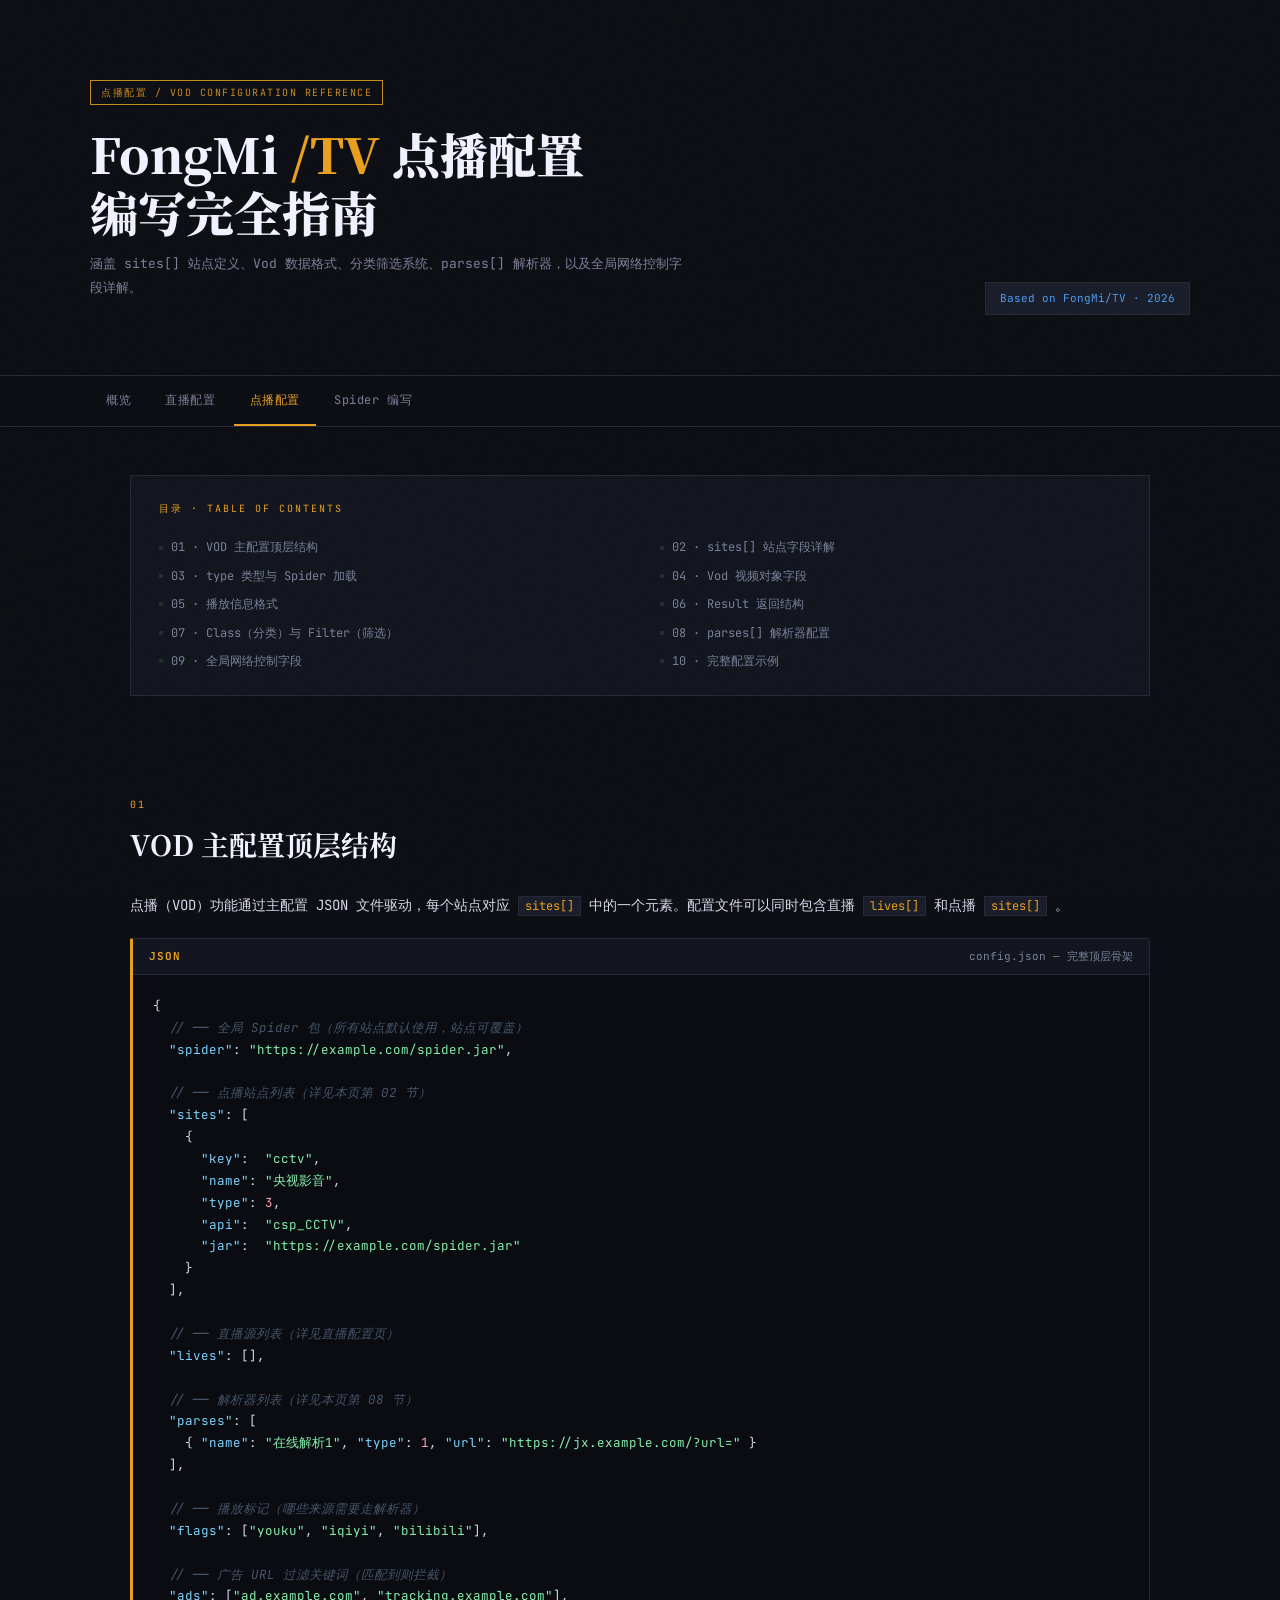
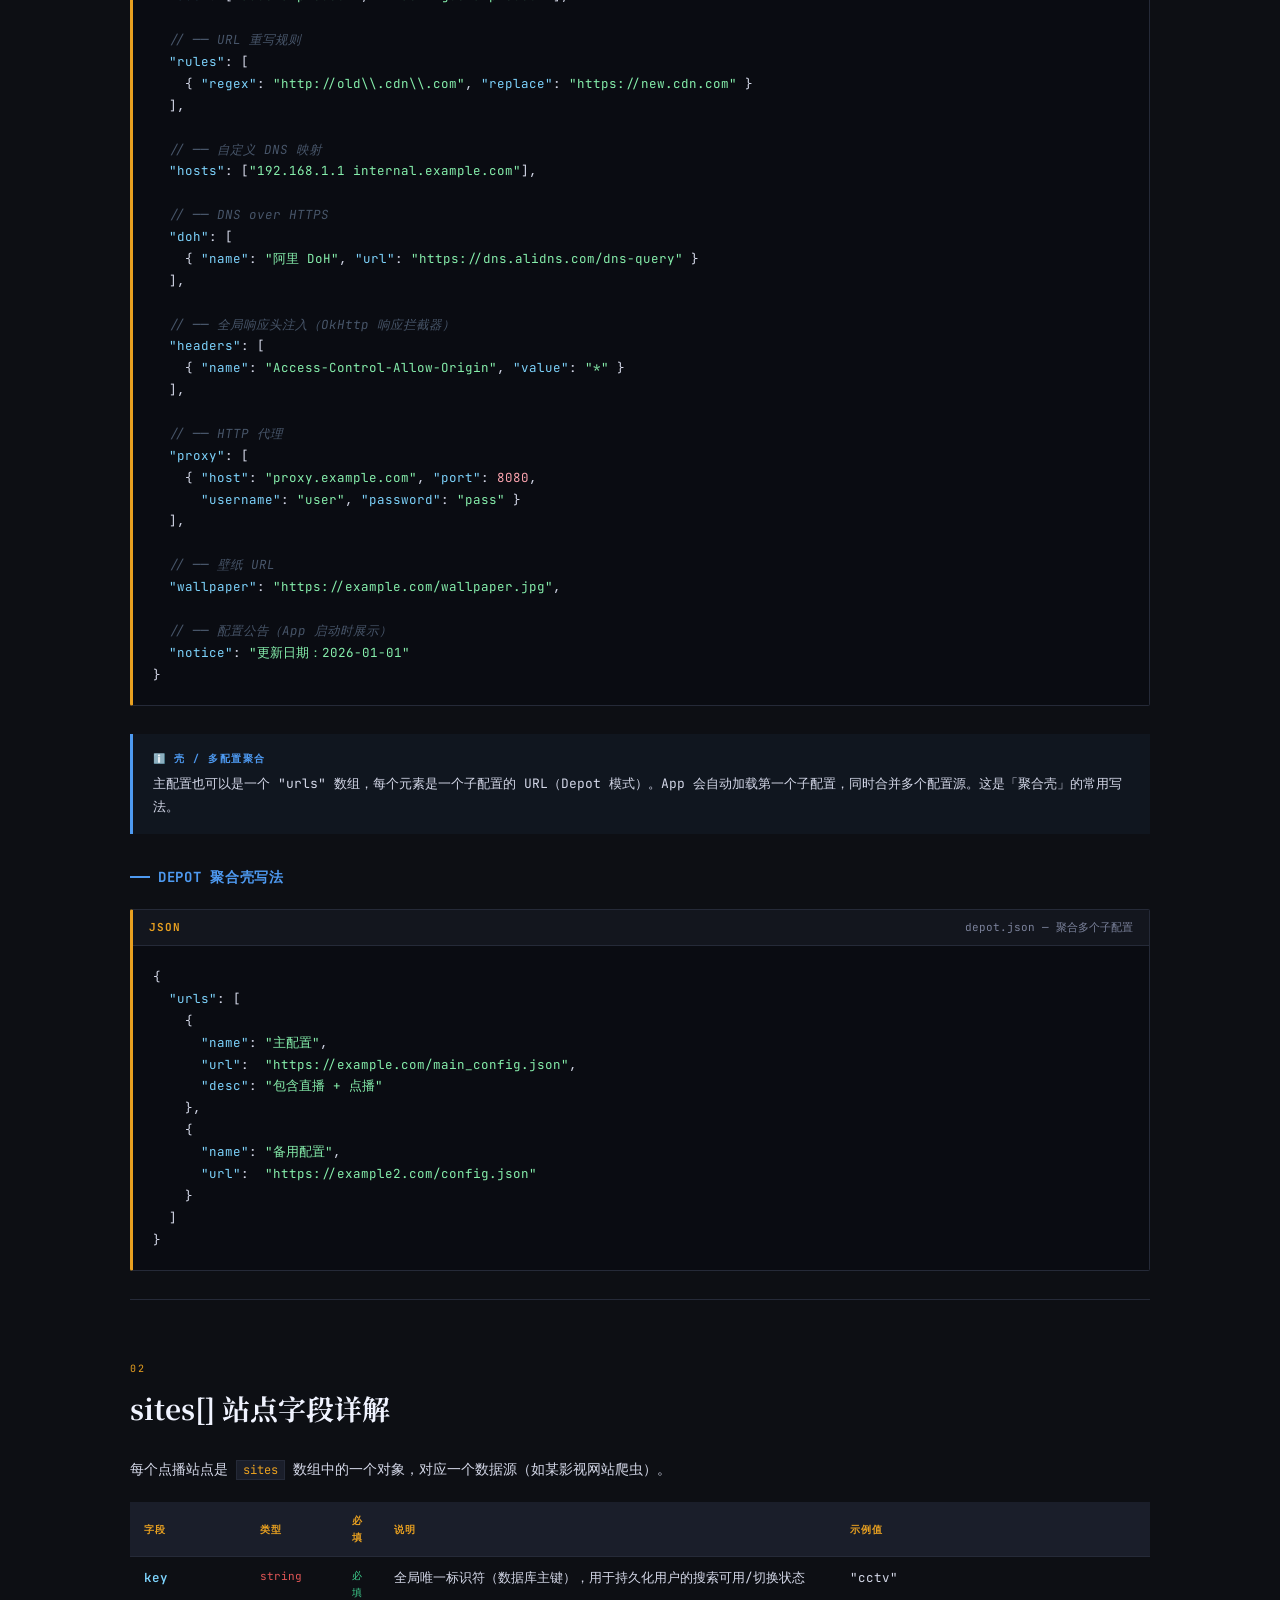
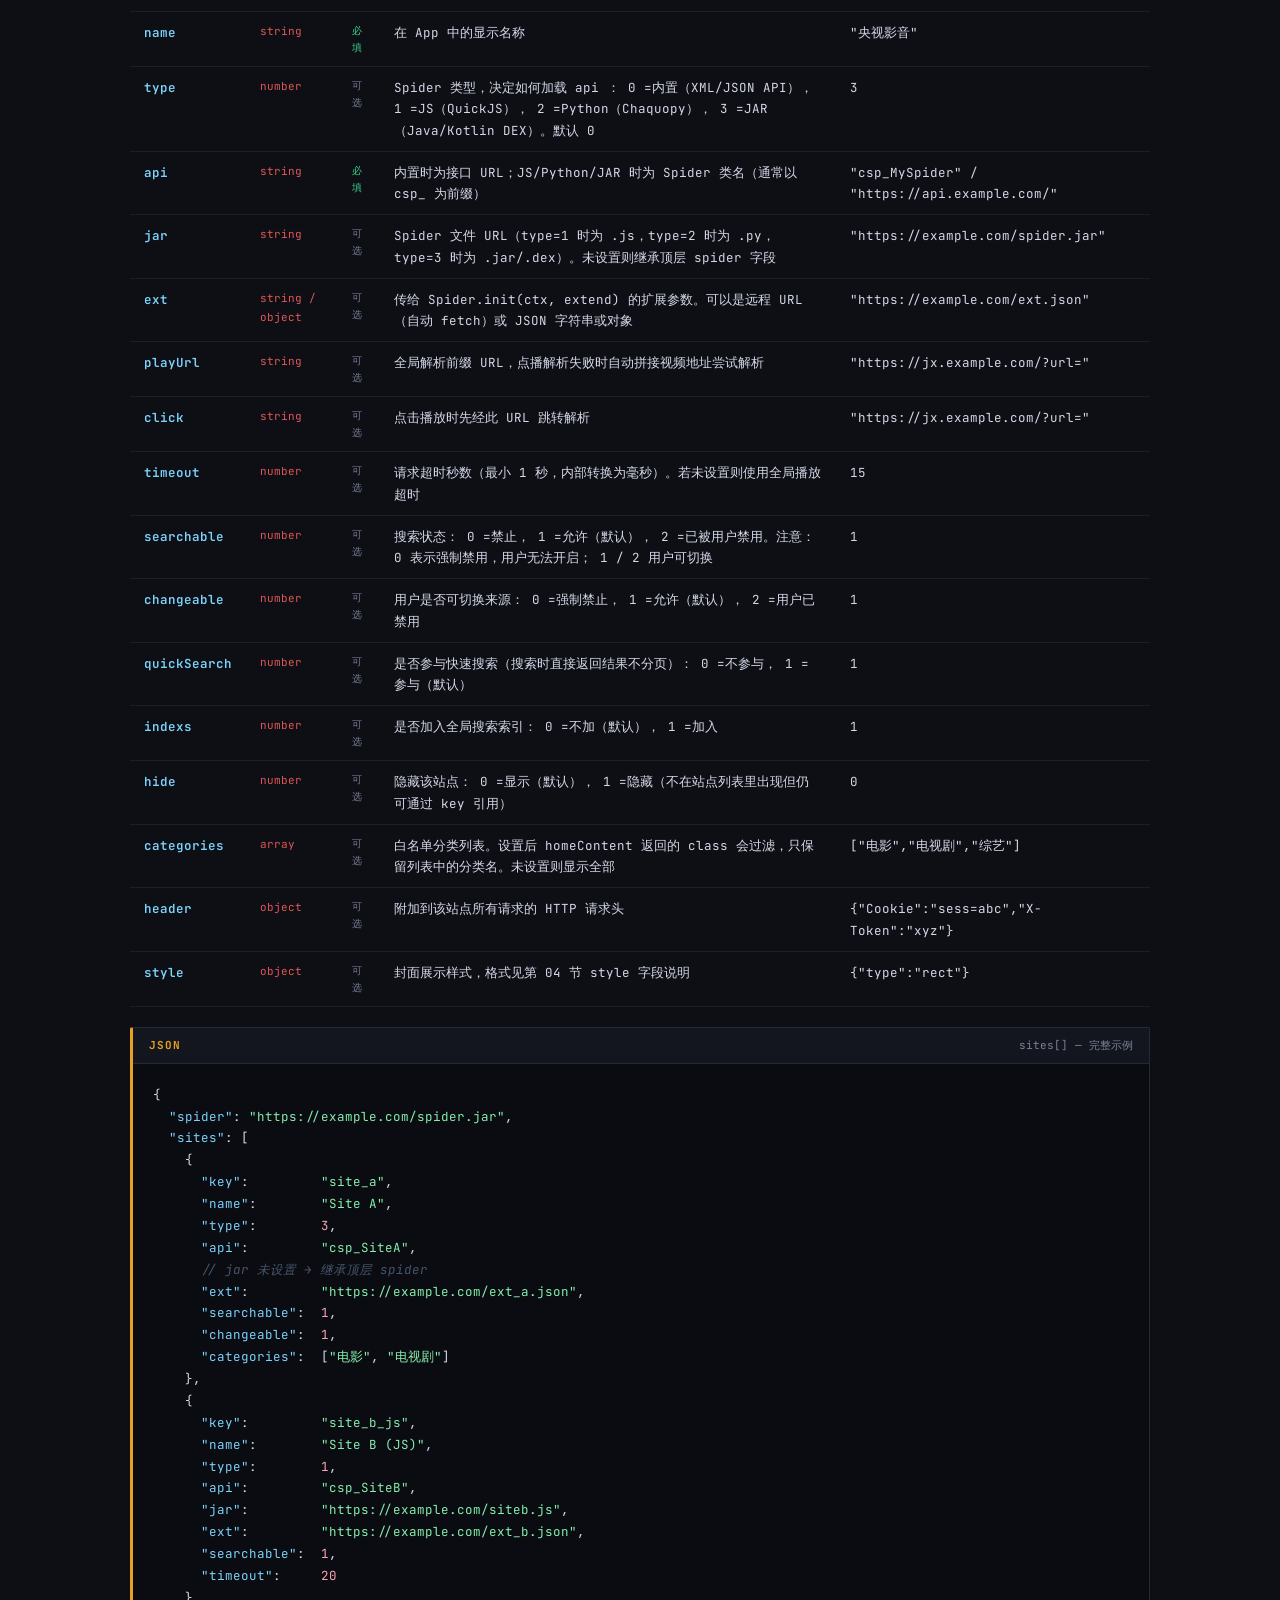
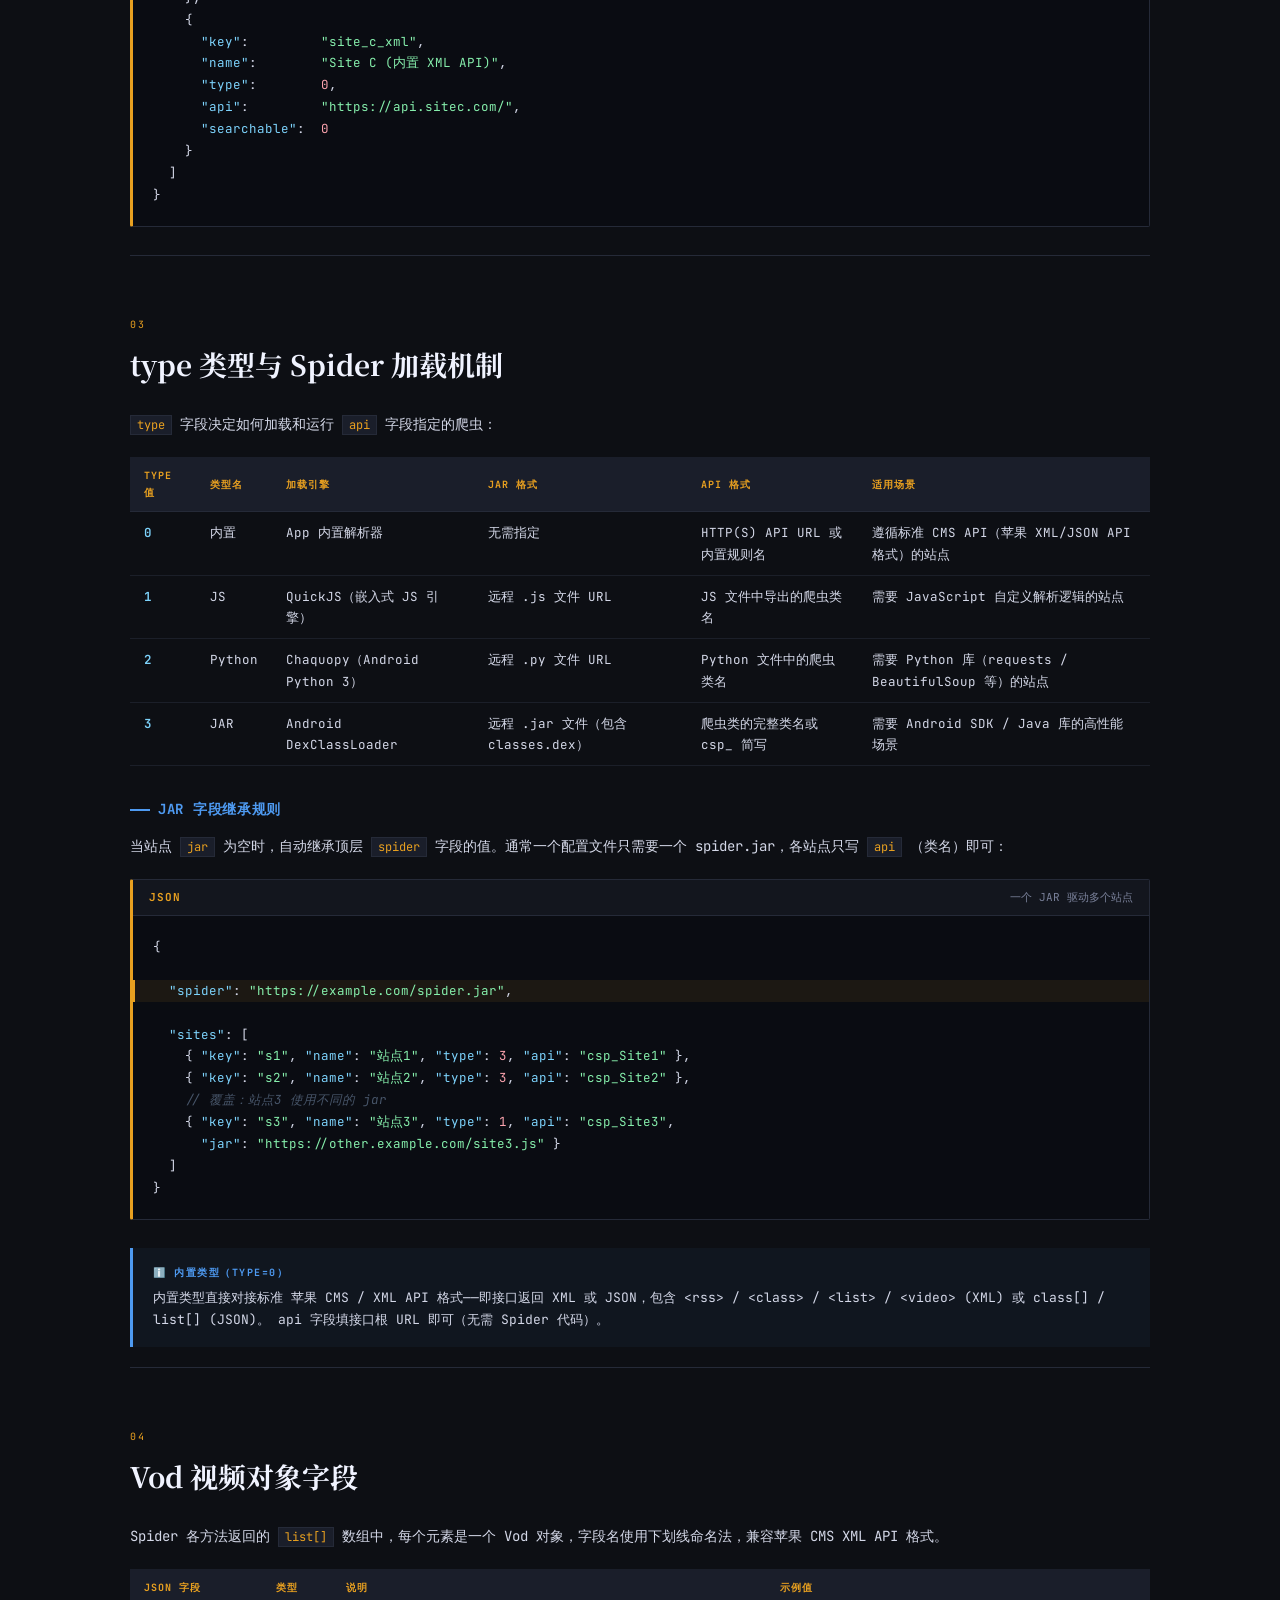
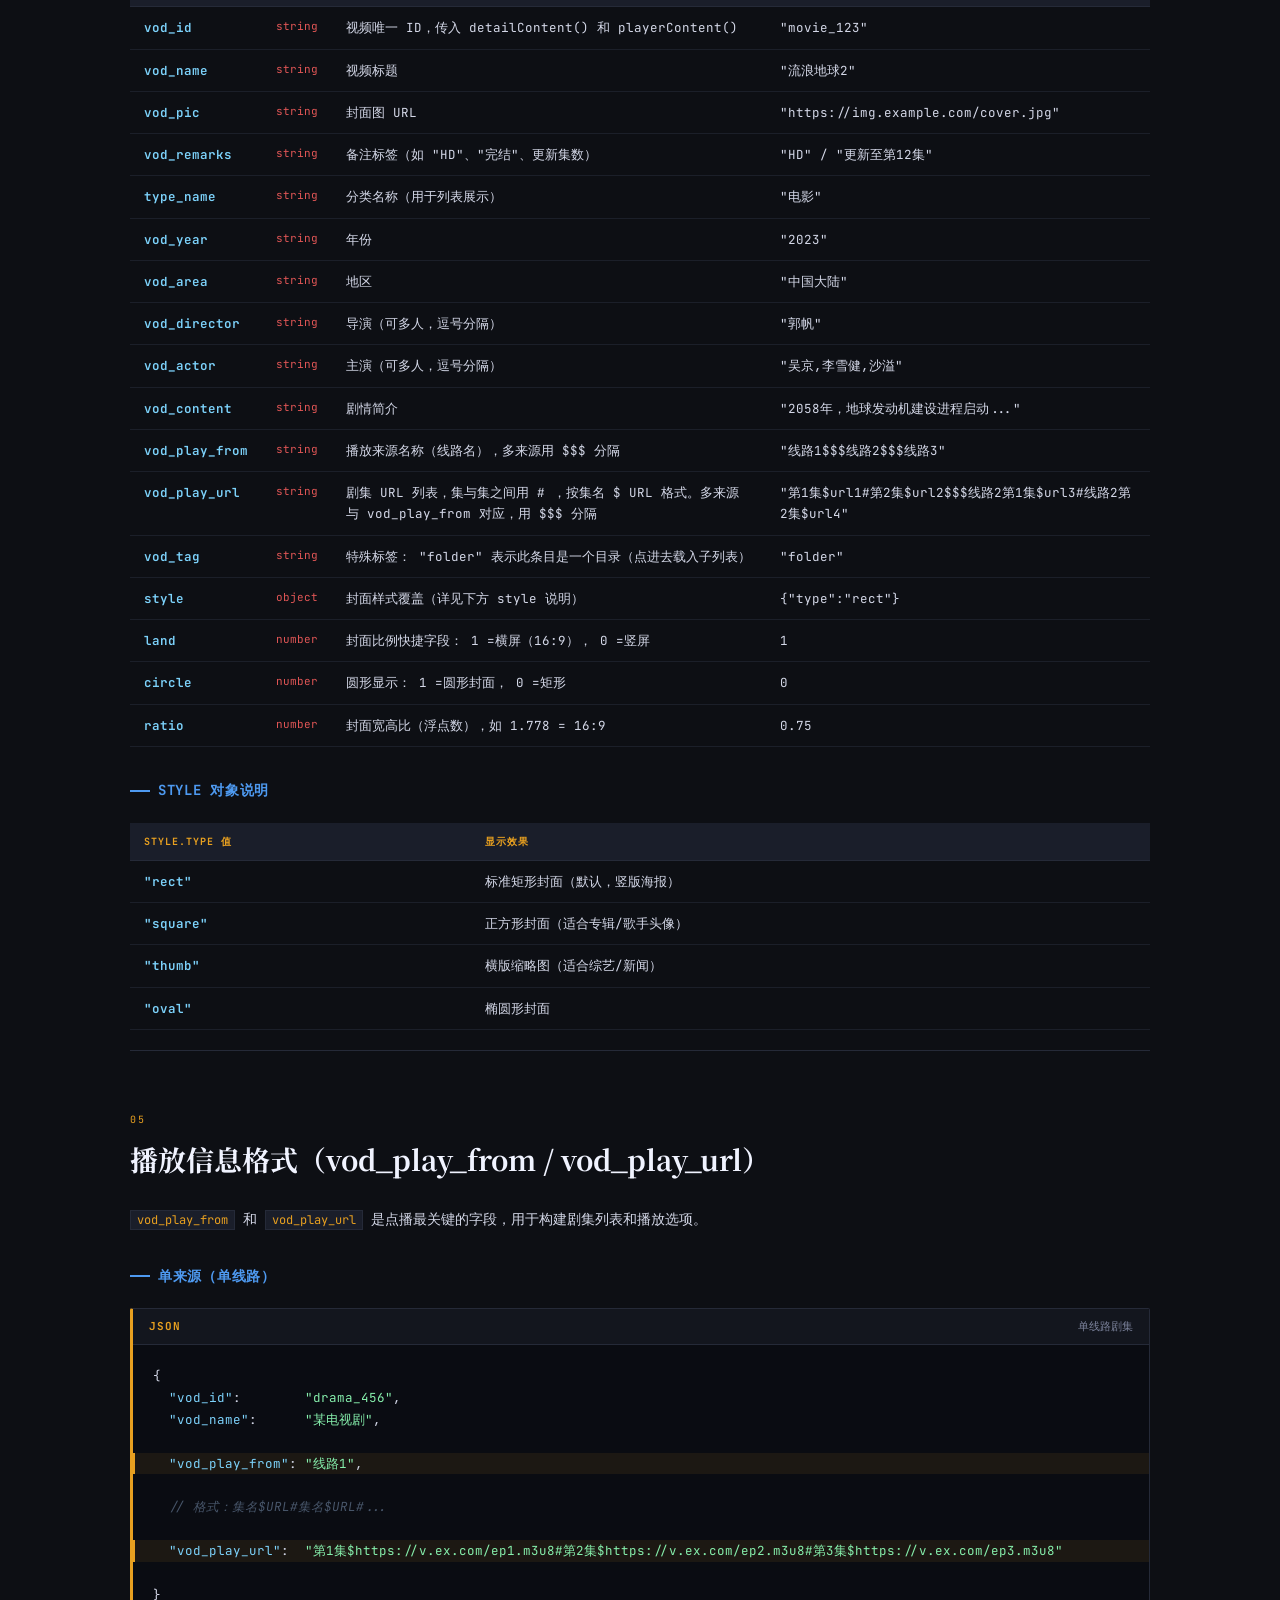
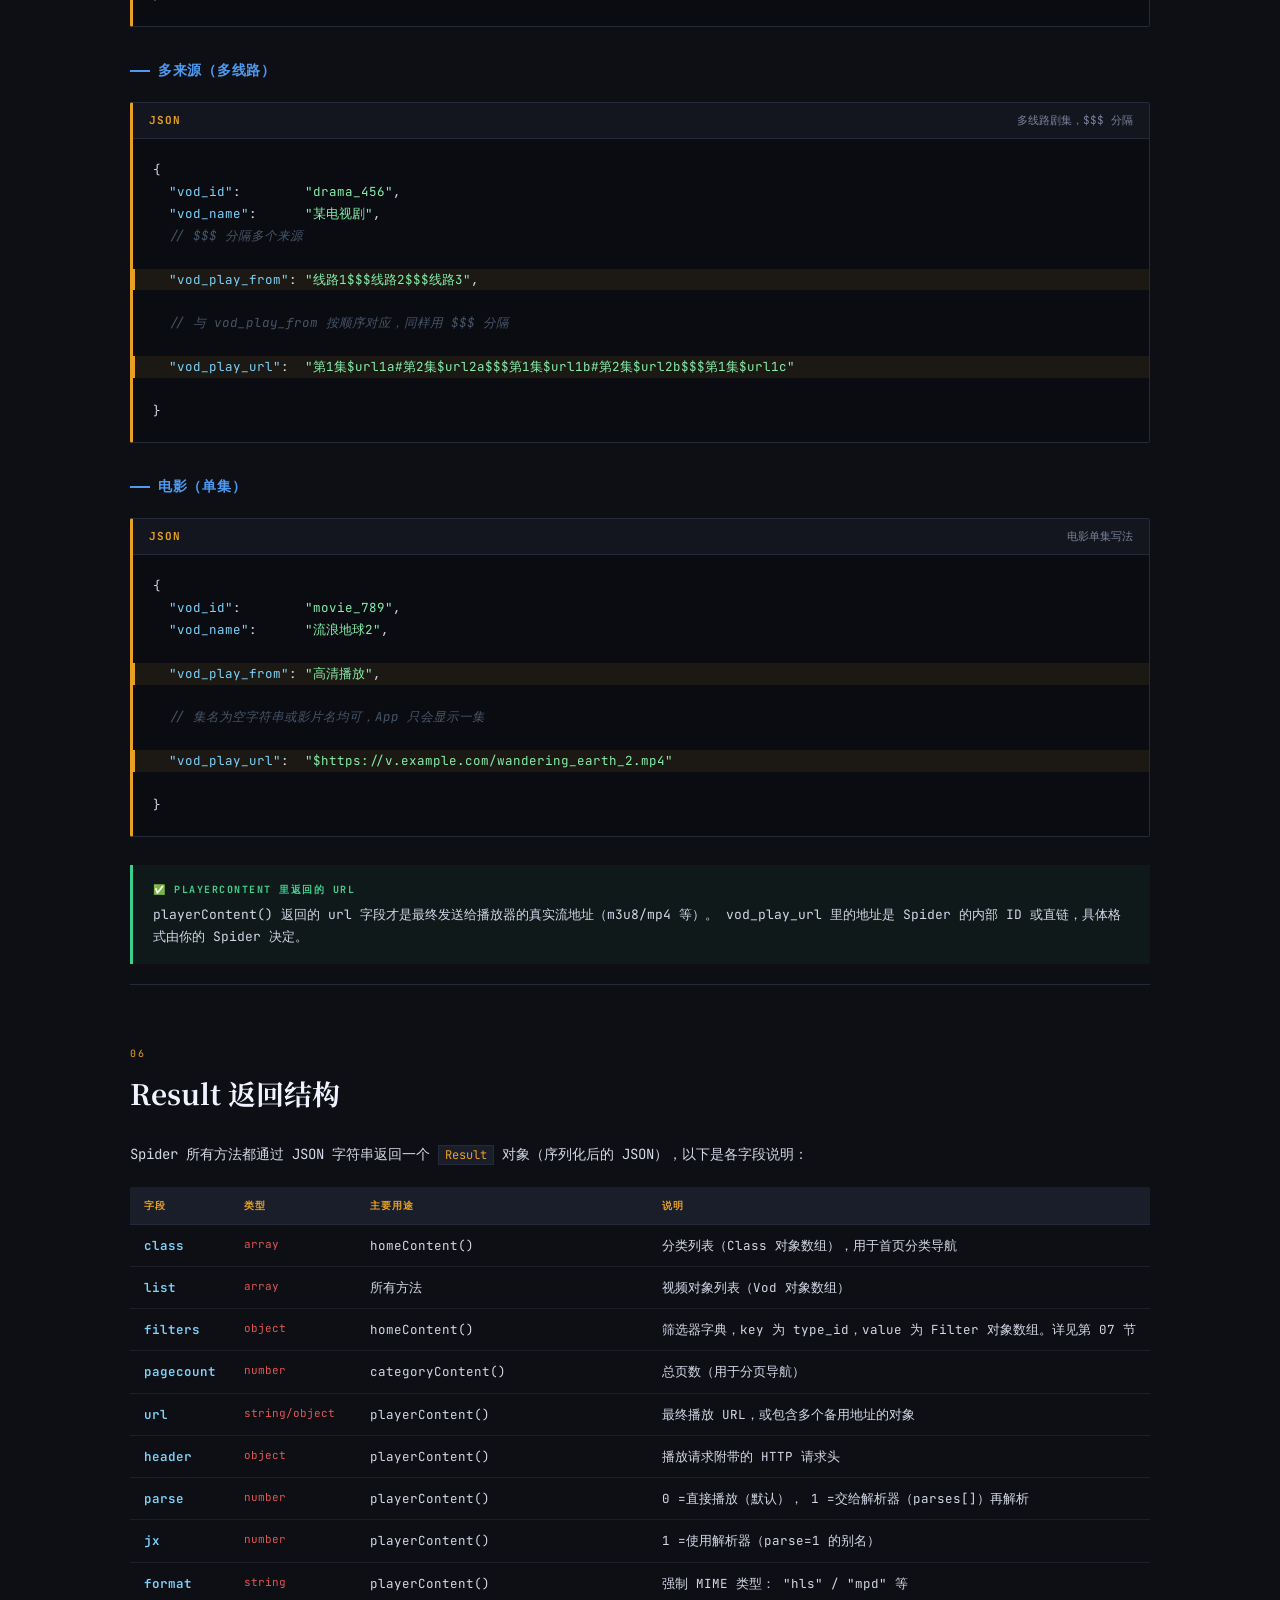
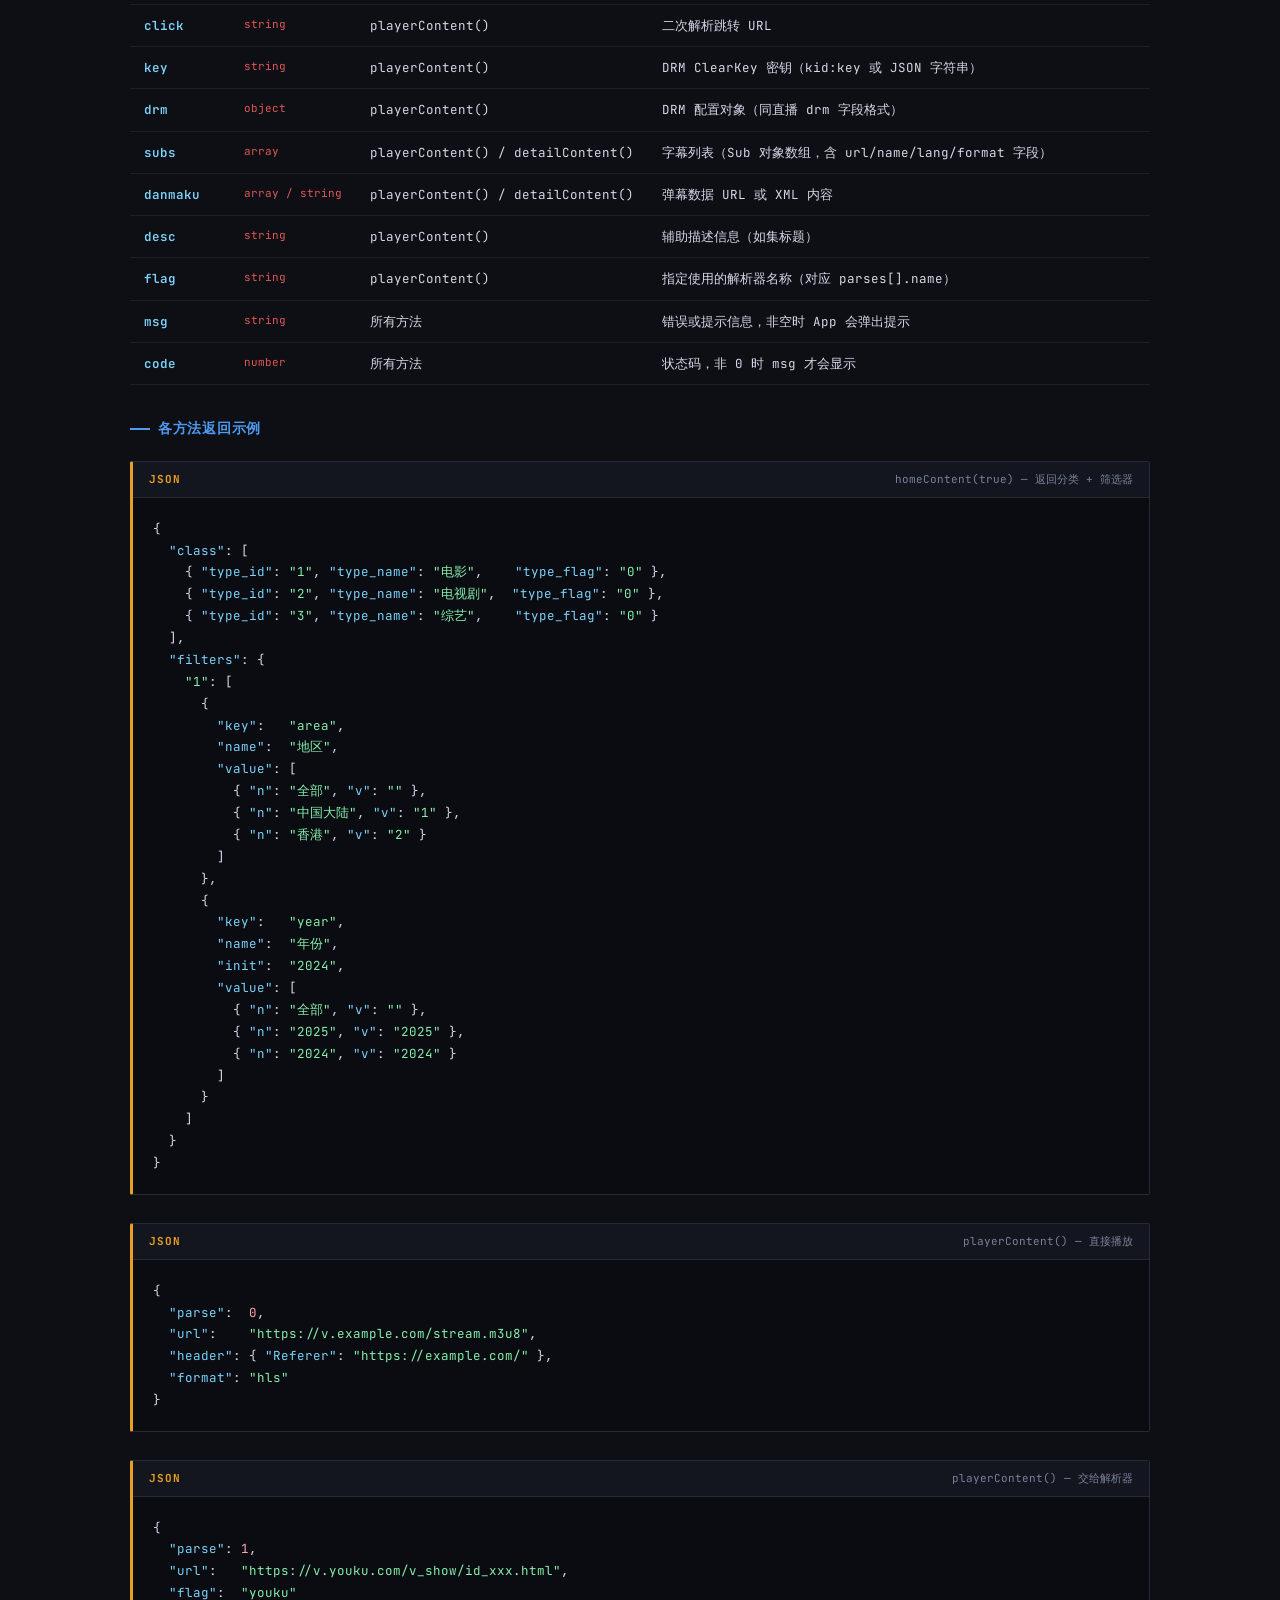
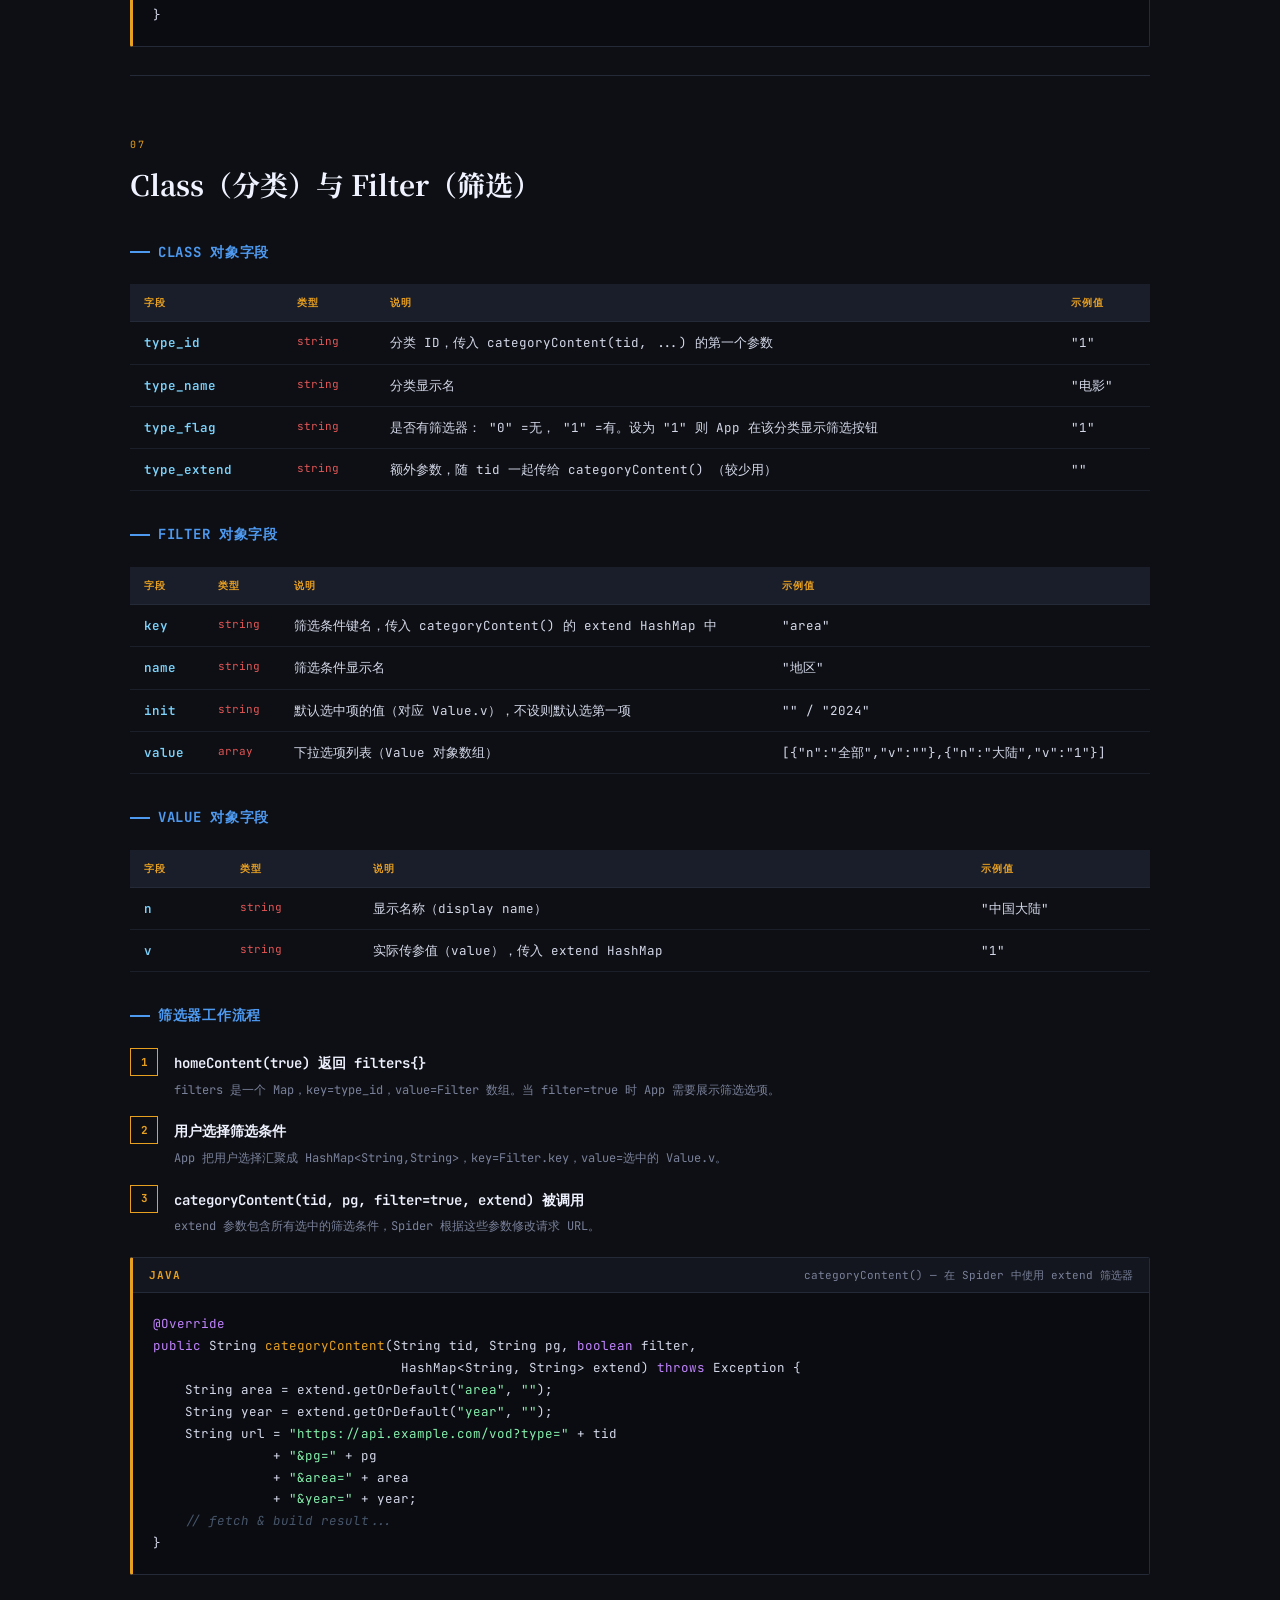
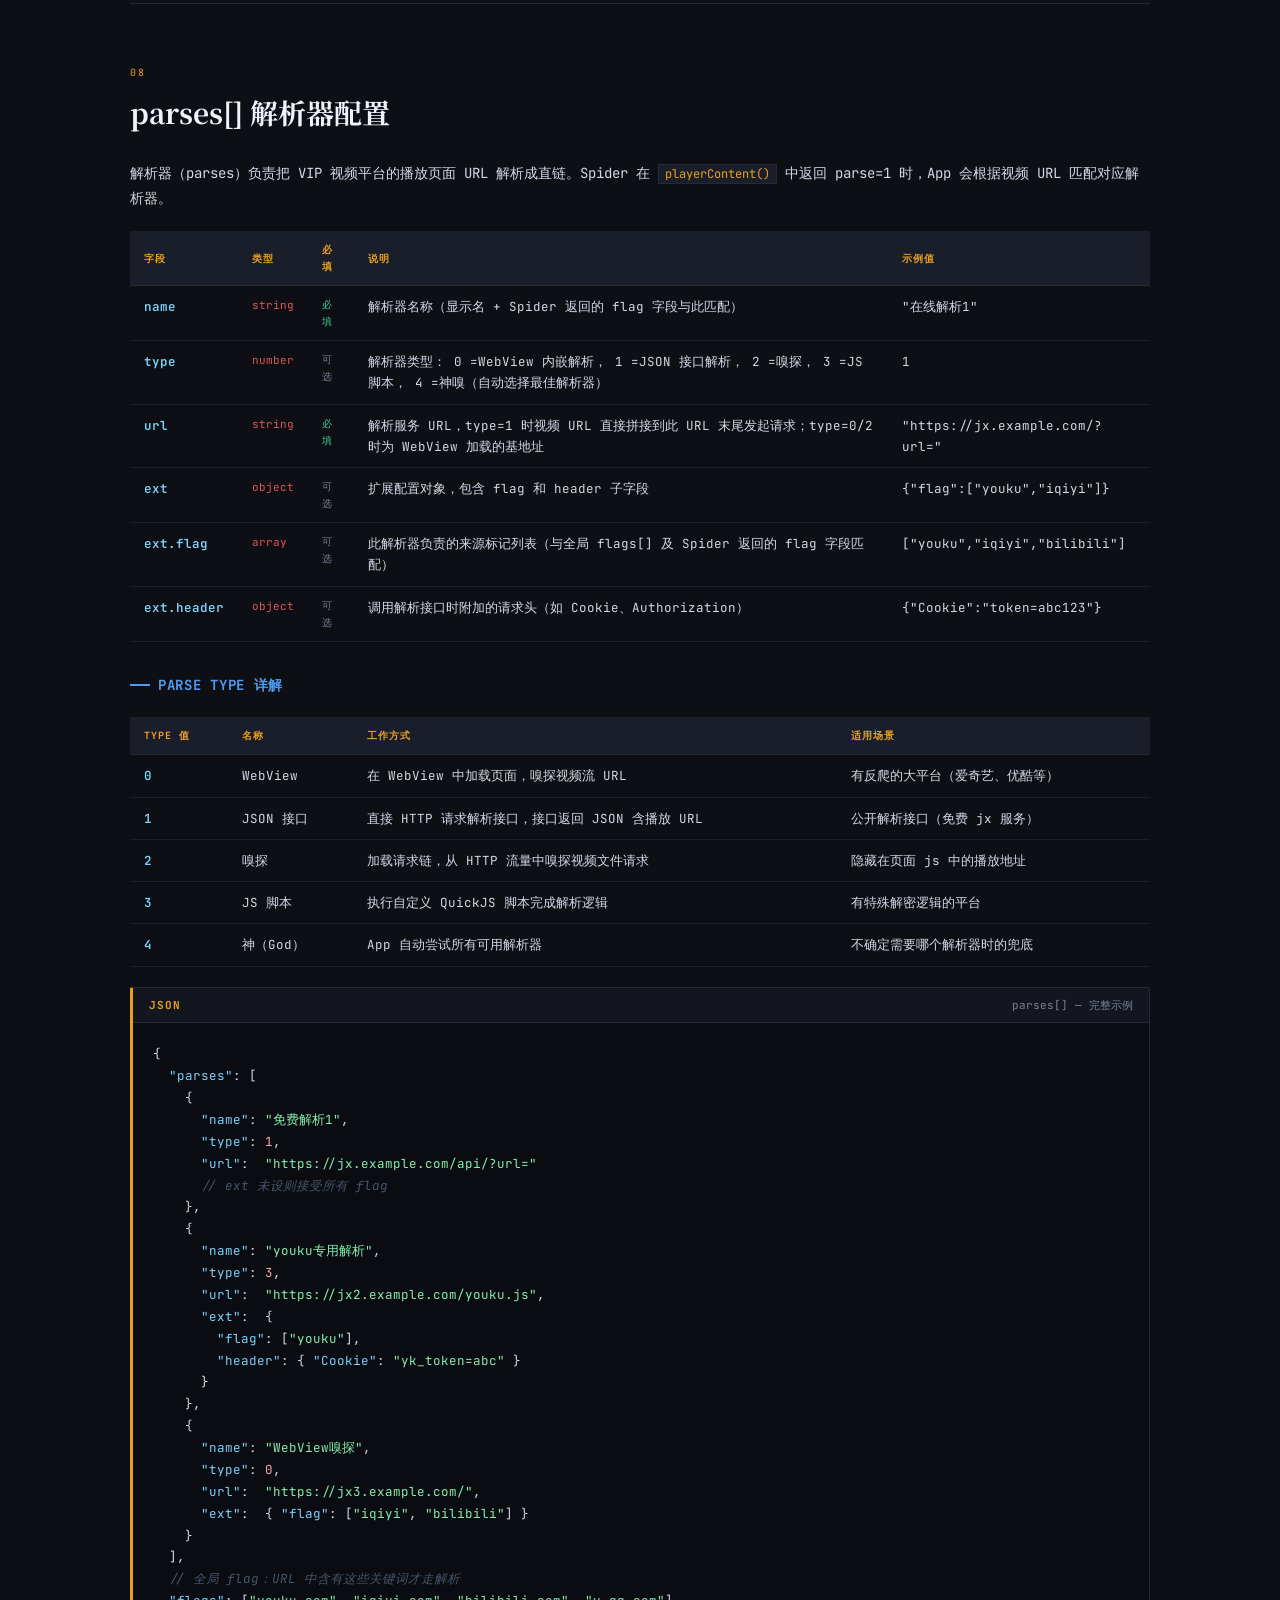
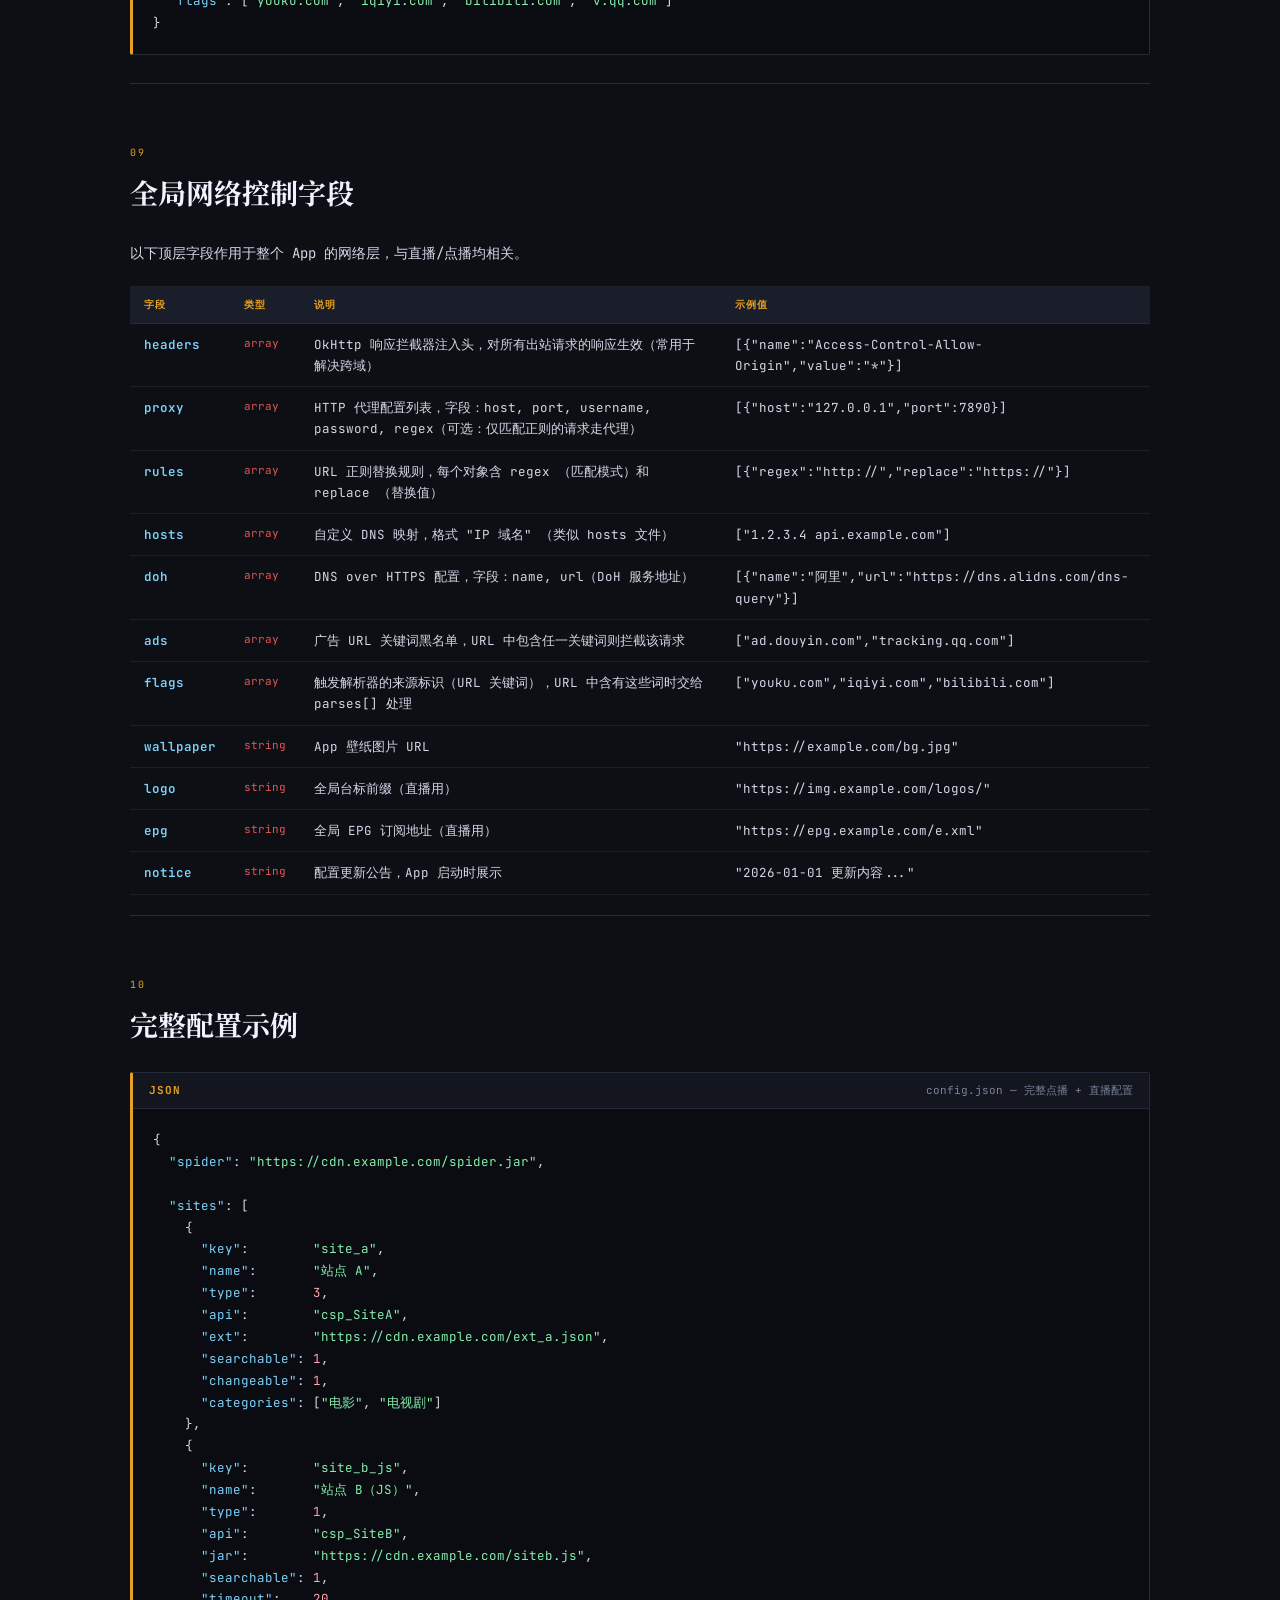
<file: vod.html>
<!doctype html>
<html lang="zh-CN">
  <head>
    <meta charset="UTF-8" />
    <meta name="viewport" content="width=device-width, initial-scale=1.0" />
    <title>点播配置 · FongMi/TV 开发文档</title>
    <link
      href="https://fonts.googleapis.com/css2?family=JetBrains+Mono:wght@300;400;500;700&family=Noto+Serif+SC:wght@400;700;900&display=swap"
      rel="stylesheet"
    />
    <link rel="stylesheet" href="style.css" />
  </head>

  <body>
    <header>
      <div class="header-grid">
        <div>
          <div class="badge">点播配置 / VOD Configuration Reference</div>
          <h1>
            FongMi
            <span>/TV</span>
            点播配置
            <br />
            编写完全指南
          </h1>
          <p class="subtitle">
            涵盖 sites[] 站点定义、Vod 数据格式、分类筛选系统、parses[]
            解析器，以及全局网络控制字段详解。
          </p>
        </div>
        <div class="version-tag">Based on FongMi/TV · 2026</div>
      </div>
    </header>

    <nav>
      <ul>
        <li><a href="index.html">概览</a></li>
        <li><a href="live.html">直播配置</a></li>
        <li><a href="vod.html">点播配置</a></li>
        <li><a href="spider.html">Spider 编写</a></li>
      </ul>
    </nav>

    <main>
      <!-- TOC -->
      <div class="toc" style="margin-top: 48px">
        <div class="toc-title">目录 · Table of Contents</div>
        <a href="#vod-overview">
          <span class="toc-dot"></span>
          01 · VOD 主配置顶层结构
        </a>
        <a href="#sites">
          <span class="toc-dot"></span>
          02 · sites[] 站点字段详解
        </a>
        <a href="#type">
          <span class="toc-dot"></span>
          03 · type 类型与 Spider 加载
        </a>
        <a href="#vod-fields">
          <span class="toc-dot"></span>
          04 · Vod 视频对象字段
        </a>
        <a href="#play-format">
          <span class="toc-dot"></span>
          05 · 播放信息格式
        </a>
        <a href="#result">
          <span class="toc-dot"></span>
          06 · Result 返回结构
        </a>
        <a href="#filter">
          <span class="toc-dot"></span>
          07 · Class（分类）与 Filter（筛选）
        </a>
        <a href="#parses">
          <span class="toc-dot"></span>
          08 · parses[] 解析器配置
        </a>
        <a href="#global-fields">
          <span class="toc-dot"></span>
          09 · 全局网络控制字段
        </a>
        <a href="#vod-example">
          <span class="toc-dot"></span>
          10 · 完整配置示例
        </a>
      </div>

      <!-- ═══════════════ 01 VOD OVERVIEW ═══════════════ -->
      <section class="section" id="vod-overview">
        <div class="section-num">01</div>
        <h2>VOD 主配置顶层结构</h2>

        <p>
          点播（VOD）功能通过主配置 JSON 文件驱动，每个站点对应
          <span class="ic">sites[]</span>
          中的一个元素。配置文件可以同时包含直播
          <span class="ic">lives[]</span>
          和点播
          <span class="ic">sites[]</span>
          。
        </p>

        <div class="code-block">
          <div class="code-header">
            <span class="code-lang">JSON</span>
            <span class="code-desc">config.json — 完整顶层骨架</span>
          </div>
          <pre><code>{
  <span class="c-cmt">// ── 全局 Spider 包（所有站点默认使用，站点可覆盖）</span>
  <span class="c-key">"spider"</span>: <span class="c-str">"https://example.com/spider.jar"</span>,

  <span class="c-cmt">// ── 点播站点列表（详见本页第 02 节）</span>
  <span class="c-key">"sites"</span>: [
    {
      <span class="c-key">"key"</span>:  <span class="c-str">"cctv"</span>,
      <span class="c-key">"name"</span>: <span class="c-str">"央视影音"</span>,
      <span class="c-key">"type"</span>: <span class="c-num">3</span>,
      <span class="c-key">"api"</span>:  <span class="c-str">"csp_CCTV"</span>,
      <span class="c-key">"jar"</span>:  <span class="c-str">"https://example.com/spider.jar"</span>
    }
  ],

  <span class="c-cmt">// ── 直播源列表（详见直播配置页）</span>
  <span class="c-key">"lives"</span>: [],

  <span class="c-cmt">// ── 解析器列表（详见本页第 08 节）</span>
  <span class="c-key">"parses"</span>: [
    { <span class="c-key">"name"</span>: <span class="c-str">"在线解析1"</span>, <span class="c-key">"type"</span>: <span class="c-num">1</span>, <span class="c-key">"url"</span>: <span class="c-str">"https://jx.example.com/?url="</span> }
  ],

  <span class="c-cmt">// ── 播放标记（哪些来源需要走解析器）</span>
  <span class="c-key">"flags"</span>: [<span class="c-str">"youku"</span>, <span class="c-str">"iqiyi"</span>, <span class="c-str">"bilibili"</span>],

  <span class="c-cmt">// ── 广告 URL 过滤关键词（匹配到则拦截）</span>
  <span class="c-key">"ads"</span>: [<span class="c-str">"ad.example.com"</span>, <span class="c-str">"tracking.example.com"</span>],

  <span class="c-cmt">// ── URL 重写规则</span>
  <span class="c-key">"rules"</span>: [
    { <span class="c-key">"regex"</span>: <span class="c-str">"http://old\\.cdn\\.com"</span>, <span class="c-key">"replace"</span>: <span class="c-str">"https://new.cdn.com"</span> }
  ],

  <span class="c-cmt">// ── 自定义 DNS 映射</span>
  <span class="c-key">"hosts"</span>: [<span class="c-str">"192.168.1.1 internal.example.com"</span>],

  <span class="c-cmt">// ── DNS over HTTPS</span>
  <span class="c-key">"doh"</span>: [
    { <span class="c-key">"name"</span>: <span class="c-str">"阿里 DoH"</span>, <span class="c-key">"url"</span>: <span class="c-str">"https://dns.alidns.com/dns-query"</span> }
  ],

  <span class="c-cmt">// ── 全局响应头注入（OkHttp 响应拦截器）</span>
  <span class="c-key">"headers"</span>: [
    { <span class="c-key">"name"</span>: <span class="c-str">"Access-Control-Allow-Origin"</span>, <span class="c-key">"value"</span>: <span class="c-str">"*"</span> }
  ],

  <span class="c-cmt">// ── HTTP 代理</span>
  <span class="c-key">"proxy"</span>: [
    { <span class="c-key">"host"</span>: <span class="c-str">"proxy.example.com"</span>, <span class="c-key">"port"</span>: <span class="c-num">8080</span>,
      <span class="c-key">"username"</span>: <span class="c-str">"user"</span>, <span class="c-key">"password"</span>: <span class="c-str">"pass"</span> }
  ],

  <span class="c-cmt">// ── 壁纸 URL</span>
  <span class="c-key">"wallpaper"</span>: <span class="c-str">"https://example.com/wallpaper.jpg"</span>,

  <span class="c-cmt">// ── 配置公告（App 启动时展示）</span>
  <span class="c-key">"notice"</span>: <span class="c-str">"更新日期：2026-01-01"</span>
}</code></pre>
        </div>

        <div class="callout callout-info">
          <div class="callout-title">ℹ️ 壳 / 多配置聚合</div>
          主配置也可以是一个
          <code>"urls"</code>
          数组，每个元素是一个子配置的 URL（Depot 模式）。App
          会自动加载第一个子配置，同时合并多个配置源。这是「聚合壳」的常用写法。
        </div>

        <h3>Depot 聚合壳写法</h3>
        <div class="code-block">
          <div class="code-header">
            <span class="code-lang">JSON</span>
            <span class="code-desc">depot.json — 聚合多个子配置</span>
          </div>
          <pre><code>{
  <span class="c-key">"urls"</span>: [
    {
      <span class="c-key">"name"</span>: <span class="c-str">"主配置"</span>,
      <span class="c-key">"url"</span>:  <span class="c-str">"https://example.com/main_config.json"</span>,
      <span class="c-key">"desc"</span>: <span class="c-str">"包含直播 + 点播"</span>
    },
    {
      <span class="c-key">"name"</span>: <span class="c-str">"备用配置"</span>,
      <span class="c-key">"url"</span>:  <span class="c-str">"https://example2.com/config.json"</span>
    }
  ]
}</code></pre>
        </div>
      </section>

      <!-- ═══════════════ 02 SITES ═══════════════ -->
      <section class="section" id="sites">
        <div class="section-num">02</div>
        <h2>sites[] 站点字段详解</h2>

        <p>
          每个点播站点是
          <span class="ic">sites</span>
          数组中的一个对象，对应一个数据源（如某影视网站爬虫）。
        </p>

        <div class="table-wrap">
          <table>
            <thead>
              <tr>
                <th>字段</th>
                <th>类型</th>
                <th>必填</th>
                <th>说明</th>
                <th>示例值</th>
              </tr>
            </thead>
            <tbody>
              <tr>
                <td class="td-key">key</td>
                <td class="td-type">string</td>
                <td class="td-req">必填</td>
                <td>全局唯一标识符（数据库主键），用于持久化用户的搜索可用/切换状态</td>
                <td><code>"cctv"</code></td>
              </tr>
              <tr>
                <td class="td-key">name</td>
                <td class="td-type">string</td>
                <td class="td-req">必填</td>
                <td>在 App 中的显示名称</td>
                <td><code>"央视影音"</code></td>
              </tr>
              <tr>
                <td class="td-key">type</td>
                <td class="td-type">number</td>
                <td class="td-opt">可选</td>
                <td>
                  Spider 类型，决定如何加载
                  <code>api</code>
                  ：
                  <code>0</code>
                  =内置（XML/JSON API），
                  <code>1</code>
                  =JS（QuickJS），
                  <code>2</code>
                  =Python（Chaquopy），
                  <code>3</code>
                  =JAR（Java/Kotlin DEX）。默认
                  <code>0</code>
                </td>
                <td><code>3</code></td>
              </tr>
              <tr>
                <td class="td-key">api</td>
                <td class="td-type">string</td>
                <td class="td-req">必填</td>
                <td>
                  内置时为接口 URL；JS/Python/JAR 时为 Spider 类名（通常以
                  <code>csp_</code>
                  为前缀）
                </td>
                <td>
                  <code>"csp_MySpider"</code>
                  /
                  <code>"https://api.example.com/"</code>
                </td>
              </tr>
              <tr>
                <td class="td-key">jar</td>
                <td class="td-type">string</td>
                <td class="td-opt">可选</td>
                <td>
                  Spider 文件 URL（type=1 时为 .js，type=2 时为 .py，type=3 时为
                  .jar/.dex）。未设置则继承顶层
                  <code>spider</code>
                  字段
                </td>
                <td><code>"https://example.com/spider.jar"</code></td>
              </tr>
              <tr>
                <td class="td-key">ext</td>
                <td class="td-type">string / object</td>
                <td class="td-opt">可选</td>
                <td>
                  传给
                  <code>Spider.init(ctx, extend)</code>
                  的扩展参数。可以是远程 URL（自动 fetch）或 JSON 字符串或对象
                </td>
                <td><code>"https://example.com/ext.json"</code></td>
              </tr>
              <tr>
                <td class="td-key">playUrl</td>
                <td class="td-type">string</td>
                <td class="td-opt">可选</td>
                <td>全局解析前缀 URL，点播解析失败时自动拼接视频地址尝试解析</td>
                <td><code>"https://jx.example.com/?url="</code></td>
              </tr>
              <tr>
                <td class="td-key">click</td>
                <td class="td-type">string</td>
                <td class="td-opt">可选</td>
                <td>点击播放时先经此 URL 跳转解析</td>
                <td><code>"https://jx.example.com/?url="</code></td>
              </tr>
              <tr>
                <td class="td-key">timeout</td>
                <td class="td-type">number</td>
                <td class="td-opt">可选</td>
                <td>请求超时秒数（最小 1 秒，内部转换为毫秒）。若未设置则使用全局播放超时</td>
                <td><code>15</code></td>
              </tr>
              <tr>
                <td class="td-key">searchable</td>
                <td class="td-type">number</td>
                <td class="td-opt">可选</td>
                <td>
                  搜索状态：
                  <code>0</code>
                  =禁止，
                  <code>1</code>
                  =允许（默认），
                  <code>2</code>
                  =已被用户禁用。注意：
                  <code>0</code>
                  表示强制禁用，用户无法开启；
                  <code>1</code>
                  /
                  <code>2</code>
                  用户可切换
                </td>
                <td><code>1</code></td>
              </tr>
              <tr>
                <td class="td-key">changeable</td>
                <td class="td-type">number</td>
                <td class="td-opt">可选</td>
                <td>
                  用户是否可切换来源：
                  <code>0</code>
                  =强制禁止，
                  <code>1</code>
                  =允许（默认），
                  <code>2</code>
                  =用户已禁用
                </td>
                <td><code>1</code></td>
              </tr>
              <tr>
                <td class="td-key">quickSearch</td>
                <td class="td-type">number</td>
                <td class="td-opt">可选</td>
                <td>
                  是否参与快速搜索（搜索时直接返回结果不分页）：
                  <code>0</code>
                  =不参与，
                  <code>1</code>
                  =参与（默认）
                </td>
                <td><code>1</code></td>
              </tr>
              <tr>
                <td class="td-key">indexs</td>
                <td class="td-type">number</td>
                <td class="td-opt">可选</td>
                <td>
                  是否加入全局搜索索引：
                  <code>0</code>
                  =不加（默认），
                  <code>1</code>
                  =加入
                </td>
                <td><code>1</code></td>
              </tr>
              <tr>
                <td class="td-key">hide</td>
                <td class="td-type">number</td>
                <td class="td-opt">可选</td>
                <td>
                  隐藏该站点：
                  <code>0</code>
                  =显示（默认），
                  <code>1</code>
                  =隐藏（不在站点列表里出现但仍可通过 key 引用）
                </td>
                <td><code>0</code></td>
              </tr>
              <tr>
                <td class="td-key">categories</td>
                <td class="td-type">array</td>
                <td class="td-opt">可选</td>
                <td>
                  白名单分类列表。设置后
                  <code>homeContent</code>
                  返回的 class 会过滤，只保留列表中的分类名。未设置则显示全部
                </td>
                <td><code>["电影","电视剧","综艺"]</code></td>
              </tr>
              <tr>
                <td class="td-key">header</td>
                <td class="td-type">object</td>
                <td class="td-opt">可选</td>
                <td>附加到该站点所有请求的 HTTP 请求头</td>
                <td><code>{"Cookie":"sess=abc","X-Token":"xyz"}</code></td>
              </tr>
              <tr>
                <td class="td-key">style</td>
                <td class="td-type">object</td>
                <td class="td-opt">可选</td>
                <td>封面展示样式，格式见第 04 节 style 字段说明</td>
                <td><code>{"type":"rect"}</code></td>
              </tr>
            </tbody>
          </table>
        </div>

        <div class="code-block">
          <div class="code-header">
            <span class="code-lang">JSON</span>
            <span class="code-desc">sites[] — 完整示例</span>
          </div>
          <pre><code>{
  <span class="c-key">"spider"</span>: <span class="c-str">"https://example.com/spider.jar"</span>,
  <span class="c-key">"sites"</span>: [
    {
      <span class="c-key">"key"</span>:         <span class="c-str">"site_a"</span>,
      <span class="c-key">"name"</span>:        <span class="c-str">"Site A"</span>,
      <span class="c-key">"type"</span>:        <span class="c-num">3</span>,
      <span class="c-key">"api"</span>:         <span class="c-str">"csp_SiteA"</span>,
      <span class="c-cmt">// jar 未设置 → 继承顶层 spider</span>
      <span class="c-key">"ext"</span>:         <span class="c-str">"https://example.com/ext_a.json"</span>,
      <span class="c-key">"searchable"</span>:  <span class="c-num">1</span>,
      <span class="c-key">"changeable"</span>:  <span class="c-num">1</span>,
      <span class="c-key">"categories"</span>:  [<span class="c-str">"电影"</span>, <span class="c-str">"电视剧"</span>]
    },
    {
      <span class="c-key">"key"</span>:         <span class="c-str">"site_b_js"</span>,
      <span class="c-key">"name"</span>:        <span class="c-str">"Site B (JS)"</span>,
      <span class="c-key">"type"</span>:        <span class="c-num">1</span>,
      <span class="c-key">"api"</span>:         <span class="c-str">"csp_SiteB"</span>,
      <span class="c-key">"jar"</span>:         <span class="c-str">"https://example.com/siteb.js"</span>,
      <span class="c-key">"ext"</span>:         <span class="c-str">"https://example.com/ext_b.json"</span>,
      <span class="c-key">"searchable"</span>:  <span class="c-num">1</span>,
      <span class="c-key">"timeout"</span>:     <span class="c-num">20</span>
    },
    {
      <span class="c-key">"key"</span>:         <span class="c-str">"site_c_xml"</span>,
      <span class="c-key">"name"</span>:        <span class="c-str">"Site C (内置 XML API)"</span>,
      <span class="c-key">"type"</span>:        <span class="c-num">0</span>,
      <span class="c-key">"api"</span>:         <span class="c-str">"https://api.sitec.com/"</span>,
      <span class="c-key">"searchable"</span>:  <span class="c-num">0</span>
    }
  ]
}</code></pre>
        </div>
      </section>

      <!-- ═══════════════ 03 TYPE ═══════════════ -->
      <section class="section" id="type">
        <div class="section-num">03</div>
        <h2>type 类型与 Spider 加载机制</h2>

        <p>
          <span class="ic">type</span>
          字段决定如何加载和运行
          <span class="ic">api</span>
          字段指定的爬虫：
        </p>

        <div class="table-wrap">
          <table>
            <thead>
              <tr>
                <th>type 值</th>
                <th>类型名</th>
                <th>加载引擎</th>
                <th>jar 格式</th>
                <th>api 格式</th>
                <th>适用场景</th>
              </tr>
            </thead>
            <tbody>
              <tr>
                <td class="td-key">0</td>
                <td>内置</td>
                <td>App 内置解析器</td>
                <td>无需指定</td>
                <td>HTTP(S) API URL 或内置规则名</td>
                <td>遵循标准 CMS API（苹果 XML/JSON API 格式）的站点</td>
              </tr>
              <tr>
                <td class="td-key">1</td>
                <td>JS</td>
                <td>QuickJS（嵌入式 JS 引擎）</td>
                <td>
                  远程
                  <code>.js</code>
                  文件 URL
                </td>
                <td>JS 文件中导出的爬虫类名</td>
                <td>需要 JavaScript 自定义解析逻辑的站点</td>
              </tr>
              <tr>
                <td class="td-key">2</td>
                <td>Python</td>
                <td>Chaquopy（Android Python 3）</td>
                <td>
                  远程
                  <code>.py</code>
                  文件 URL
                </td>
                <td>Python 文件中的爬虫类名</td>
                <td>需要 Python 库（requests / BeautifulSoup 等）的站点</td>
              </tr>
              <tr>
                <td class="td-key">3</td>
                <td>JAR</td>
                <td>Android DexClassLoader</td>
                <td>
                  远程
                  <code>.jar</code>
                  文件（包含 classes.dex）
                </td>
                <td>
                  爬虫类的完整类名或
                  <code>csp_</code>
                  简写
                </td>
                <td>需要 Android SDK / Java 库的高性能场景</td>
              </tr>
            </tbody>
          </table>
        </div>

        <h3>jar 字段继承规则</h3>
        <p>
          当站点
          <span class="ic">jar</span>
          为空时，自动继承顶层
          <span class="ic">spider</span>
          字段的值。通常一个配置文件只需要一个 spider.jar，各站点只写
          <span class="ic">api</span>
          （类名）即可：
        </p>

        <div class="code-block">
          <div class="code-header">
            <span class="code-lang">JSON</span>
            <span class="code-desc">一个 JAR 驱动多个站点</span>
          </div>
          <pre><code>{
  <span class="c-hl">  <span class="c-key">"spider"</span>: <span class="c-str">"https://example.com/spider.jar"</span>,  </span>
  <span class="c-key">"sites"</span>: [
    { <span class="c-key">"key"</span>: <span class="c-str">"s1"</span>, <span class="c-key">"name"</span>: <span class="c-str">"站点1"</span>, <span class="c-key">"type"</span>: <span class="c-num">3</span>, <span class="c-key">"api"</span>: <span class="c-str">"csp_Site1"</span> },
    { <span class="c-key">"key"</span>: <span class="c-str">"s2"</span>, <span class="c-key">"name"</span>: <span class="c-str">"站点2"</span>, <span class="c-key">"type"</span>: <span class="c-num">3</span>, <span class="c-key">"api"</span>: <span class="c-str">"csp_Site2"</span> },
    <span class="c-cmt">// 覆盖：站点3 使用不同的 jar</span>
    { <span class="c-key">"key"</span>: <span class="c-str">"s3"</span>, <span class="c-key">"name"</span>: <span class="c-str">"站点3"</span>, <span class="c-key">"type"</span>: <span class="c-num">1</span>, <span class="c-key">"api"</span>: <span class="c-str">"csp_Site3"</span>,
      <span class="c-key">"jar"</span>: <span class="c-str">"https://other.example.com/site3.js"</span> }
  ]
}</code></pre>
        </div>

        <div class="callout callout-info">
          <div class="callout-title">ℹ️ 内置类型（type=0）</div>
          内置类型直接对接标准 苹果 CMS / XML API 格式——即接口返回 XML 或 JSON，包含
          <code>&lt;rss&gt;</code>
          /
          <code>&lt;class&gt;</code>
          /
          <code>&lt;list&gt;</code>
          /
          <code>&lt;video&gt;</code>
          (XML) 或
          <code>class[]</code>
          /
          <code>list[]</code>
          (JSON)。
          <code>api</code>
          字段填接口根 URL 即可（无需 Spider 代码）。
        </div>
      </section>

      <!-- ═══════════════ 04 VOD FIELDS ═══════════════ -->
      <section class="section" id="vod-fields">
        <div class="section-num">04</div>
        <h2>Vod 视频对象字段</h2>

        <p>
          Spider 各方法返回的
          <span class="ic">list[]</span>
          数组中，每个元素是一个 Vod 对象，字段名使用下划线命名法，兼容苹果 CMS XML API 格式。
        </p>

        <div class="table-wrap">
          <table>
            <thead>
              <tr>
                <th>JSON 字段</th>
                <th>类型</th>
                <th>说明</th>
                <th>示例值</th>
              </tr>
            </thead>
            <tbody>
              <tr>
                <td class="td-key">vod_id</td>
                <td class="td-type">string</td>
                <td>
                  视频唯一 ID，传入
                  <code>detailContent()</code>
                  和
                  <code>playerContent()</code>
                </td>
                <td><code>"movie_123"</code></td>
              </tr>
              <tr>
                <td class="td-key">vod_name</td>
                <td class="td-type">string</td>
                <td>视频标题</td>
                <td><code>"流浪地球2"</code></td>
              </tr>
              <tr>
                <td class="td-key">vod_pic</td>
                <td class="td-type">string</td>
                <td>封面图 URL</td>
                <td><code>"https://img.example.com/cover.jpg"</code></td>
              </tr>
              <tr>
                <td class="td-key">vod_remarks</td>
                <td class="td-type">string</td>
                <td>备注标签（如 "HD"、"完结"、更新集数）</td>
                <td>
                  <code>"HD"</code>
                  /
                  <code>"更新至第12集"</code>
                </td>
              </tr>
              <tr>
                <td class="td-key">type_name</td>
                <td class="td-type">string</td>
                <td>分类名称（用于列表展示）</td>
                <td><code>"电影"</code></td>
              </tr>
              <tr>
                <td class="td-key">vod_year</td>
                <td class="td-type">string</td>
                <td>年份</td>
                <td><code>"2023"</code></td>
              </tr>
              <tr>
                <td class="td-key">vod_area</td>
                <td class="td-type">string</td>
                <td>地区</td>
                <td><code>"中国大陆"</code></td>
              </tr>
              <tr>
                <td class="td-key">vod_director</td>
                <td class="td-type">string</td>
                <td>导演（可多人，逗号分隔）</td>
                <td><code>"郭帆"</code></td>
              </tr>
              <tr>
                <td class="td-key">vod_actor</td>
                <td class="td-type">string</td>
                <td>主演（可多人，逗号分隔）</td>
                <td><code>"吴京,李雪健,沙溢"</code></td>
              </tr>
              <tr>
                <td class="td-key">vod_content</td>
                <td class="td-type">string</td>
                <td>剧情简介</td>
                <td><code>"2058年，地球发动机建设进程启动..."</code></td>
              </tr>
              <tr>
                <td class="td-key">vod_play_from</td>
                <td class="td-type">string</td>
                <td>
                  播放来源名称（线路名），多来源用
                  <code>$$$</code>
                  分隔
                </td>
                <td><code>"线路1$$$线路2$$$线路3"</code></td>
              </tr>
              <tr>
                <td class="td-key">vod_play_url</td>
                <td class="td-type">string</td>
                <td>
                  剧集 URL 列表，集与集之间用
                  <code>#</code>
                  ，按集名
                  <code>$</code>
                  URL 格式。多来源与 vod_play_from 对应，用
                  <code>$$$</code>
                  分隔
                </td>
                <td><code>"第1集$url1#第2集$url2$$$线路2第1集$url3#线路2第2集$url4"</code></td>
              </tr>
              <tr>
                <td class="td-key">vod_tag</td>
                <td class="td-type">string</td>
                <td>
                  特殊标签：
                  <code>"folder"</code>
                  表示此条目是一个目录（点进去载入子列表）
                </td>
                <td><code>"folder"</code></td>
              </tr>
              <tr>
                <td class="td-key">style</td>
                <td class="td-type">object</td>
                <td>封面样式覆盖（详见下方 style 说明）</td>
                <td><code>{"type":"rect"}</code></td>
              </tr>
              <tr>
                <td class="td-key">land</td>
                <td class="td-type">number</td>
                <td>
                  封面比例快捷字段：
                  <code>1</code>
                  =横屏（16:9），
                  <code>0</code>
                  =竖屏
                </td>
                <td><code>1</code></td>
              </tr>
              <tr>
                <td class="td-key">circle</td>
                <td class="td-type">number</td>
                <td>
                  圆形显示：
                  <code>1</code>
                  =圆形封面，
                  <code>0</code>
                  =矩形
                </td>
                <td><code>0</code></td>
              </tr>
              <tr>
                <td class="td-key">ratio</td>
                <td class="td-type">number</td>
                <td>
                  封面宽高比（浮点数），如
                  <code>1.778</code>
                  = 16:9
                </td>
                <td><code>0.75</code></td>
              </tr>
            </tbody>
          </table>
        </div>

        <h3>style 对象说明</h3>
        <div class="table-wrap">
          <table>
            <thead>
              <tr>
                <th>style.type 值</th>
                <th>显示效果</th>
              </tr>
            </thead>
            <tbody>
              <tr>
                <td class="td-key">"rect"</td>
                <td>标准矩形封面（默认，竖版海报）</td>
              </tr>
              <tr>
                <td class="td-key">"square"</td>
                <td>正方形封面（适合专辑/歌手头像）</td>
              </tr>
              <tr>
                <td class="td-key">"thumb"</td>
                <td>横版缩略图（适合综艺/新闻）</td>
              </tr>
              <tr>
                <td class="td-key">"oval"</td>
                <td>椭圆形封面</td>
              </tr>
            </tbody>
          </table>
        </div>
      </section>

      <!-- ═══════════════ 05 PLAY FORMAT ═══════════════ -->
      <section class="section" id="play-format">
        <div class="section-num">05</div>
        <h2>播放信息格式（vod_play_from / vod_play_url）</h2>

        <p>
          <span class="ic">vod_play_from</span>
          和
          <span class="ic">vod_play_url</span>
          是点播最关键的字段，用于构建剧集列表和播放选项。
        </p>

        <h3>单来源（单线路）</h3>
        <div class="code-block">
          <div class="code-header">
            <span class="code-lang">JSON</span>
            <span class="code-desc">单线路剧集</span>
          </div>
          <pre><code>{
  <span class="c-key">"vod_id"</span>:        <span class="c-str">"drama_456"</span>,
  <span class="c-key">"vod_name"</span>:      <span class="c-str">"某电视剧"</span>,
  <span class="c-hl">  <span class="c-key">"vod_play_from"</span>: <span class="c-str">"线路1"</span>,</span>
  <span class="c-cmt">// 格式：集名$URL#集名$URL#...</span>
  <span class="c-hl">  <span class="c-key">"vod_play_url"</span>:  <span class="c-str">"第1集$https://v.ex.com/ep1.m3u8#第2集$https://v.ex.com/ep2.m3u8#第3集$https://v.ex.com/ep3.m3u8"</span></span>
}</code></pre>
        </div>

        <h3>多来源（多线路）</h3>
        <div class="code-block">
          <div class="code-header">
            <span class="code-lang">JSON</span>
            <span class="code-desc">多线路剧集，$$$ 分隔</span>
          </div>
          <pre><code>{
  <span class="c-key">"vod_id"</span>:        <span class="c-str">"drama_456"</span>,
  <span class="c-key">"vod_name"</span>:      <span class="c-str">"某电视剧"</span>,
  <span class="c-cmt">// $$$ 分隔多个来源</span>
  <span class="c-hl">  <span class="c-key">"vod_play_from"</span>: <span class="c-str">"线路1$$$线路2$$$线路3"</span>,</span>
  <span class="c-cmt">// 与 vod_play_from 按顺序对应，同样用 $$$ 分隔</span>
  <span class="c-hl">  <span class="c-key">"vod_play_url"</span>:  <span class="c-str">"第1集$url1a#第2集$url2a$$$第1集$url1b#第2集$url2b$$$第1集$url1c"</span></span>
}</code></pre>
        </div>

        <h3>电影（单集）</h3>
        <div class="code-block">
          <div class="code-header">
            <span class="code-lang">JSON</span>
            <span class="code-desc">电影单集写法</span>
          </div>
          <pre><code>{
  <span class="c-key">"vod_id"</span>:        <span class="c-str">"movie_789"</span>,
  <span class="c-key">"vod_name"</span>:      <span class="c-str">"流浪地球2"</span>,
  <span class="c-hl">  <span class="c-key">"vod_play_from"</span>: <span class="c-str">"高清播放"</span>,</span>
  <span class="c-cmt">// 集名为空字符串或影片名均可，App 只会显示一集</span>
  <span class="c-hl">  <span class="c-key">"vod_play_url"</span>:  <span class="c-str">"$https://v.example.com/wandering_earth_2.mp4"</span></span>
}</code></pre>
        </div>

        <div class="callout callout-tip">
          <div class="callout-title">✅ playerContent 里返回的 url</div>
          <code>playerContent()</code>
          返回的
          <code>url</code>
          字段才是最终发送给播放器的真实流地址（m3u8/mp4 等）。
          <code>vod_play_url</code>
          里的地址是 Spider 的内部 ID 或直链，具体格式由你的 Spider 决定。
        </div>
      </section>

      <!-- ═══════════════ 06 RESULT ═══════════════ -->
      <section class="section" id="result">
        <div class="section-num">06</div>
        <h2>Result 返回结构</h2>

        <p>
          Spider 所有方法都通过 JSON 字符串返回一个
          <span class="ic">Result</span>
          对象（序列化后的 JSON），以下是各字段说明：
        </p>

        <div class="table-wrap">
          <table>
            <thead>
              <tr>
                <th>字段</th>
                <th>类型</th>
                <th>主要用途</th>
                <th>说明</th>
              </tr>
            </thead>
            <tbody>
              <tr>
                <td class="td-key">class</td>
                <td class="td-type">array</td>
                <td><code>homeContent()</code></td>
                <td>分类列表（Class 对象数组），用于首页分类导航</td>
              </tr>
              <tr>
                <td class="td-key">list</td>
                <td class="td-type">array</td>
                <td>所有方法</td>
                <td>视频对象列表（Vod 对象数组）</td>
              </tr>
              <tr>
                <td class="td-key">filters</td>
                <td class="td-type">object</td>
                <td><code>homeContent()</code></td>
                <td>筛选器字典，key 为 type_id，value 为 Filter 对象数组。详见第 07 节</td>
              </tr>
              <tr>
                <td class="td-key">pagecount</td>
                <td class="td-type">number</td>
                <td><code>categoryContent()</code></td>
                <td>总页数（用于分页导航）</td>
              </tr>
              <tr>
                <td class="td-key">url</td>
                <td class="td-type">string/object</td>
                <td><code>playerContent()</code></td>
                <td>最终播放 URL，或包含多个备用地址的对象</td>
              </tr>
              <tr>
                <td class="td-key">header</td>
                <td class="td-type">object</td>
                <td><code>playerContent()</code></td>
                <td>播放请求附带的 HTTP 请求头</td>
              </tr>
              <tr>
                <td class="td-key">parse</td>
                <td class="td-type">number</td>
                <td><code>playerContent()</code></td>
                <td>
                  <code>0</code>
                  =直接播放（默认），
                  <code>1</code>
                  =交给解析器（parses[]）再解析
                </td>
              </tr>
              <tr>
                <td class="td-key">jx</td>
                <td class="td-type">number</td>
                <td><code>playerContent()</code></td>
                <td>
                  <code>1</code>
                  =使用解析器（parse=1 的别名）
                </td>
              </tr>
              <tr>
                <td class="td-key">format</td>
                <td class="td-type">string</td>
                <td><code>playerContent()</code></td>
                <td>
                  强制 MIME 类型：
                  <code>"hls"</code>
                  /
                  <code>"mpd"</code>
                  等
                </td>
              </tr>
              <tr>
                <td class="td-key">click</td>
                <td class="td-type">string</td>
                <td><code>playerContent()</code></td>
                <td>二次解析跳转 URL</td>
              </tr>
              <tr>
                <td class="td-key">key</td>
                <td class="td-type">string</td>
                <td><code>playerContent()</code></td>
                <td>DRM ClearKey 密钥（kid:key 或 JSON 字符串）</td>
              </tr>
              <tr>
                <td class="td-key">drm</td>
                <td class="td-type">object</td>
                <td><code>playerContent()</code></td>
                <td>DRM 配置对象（同直播 drm 字段格式）</td>
              </tr>
              <tr>
                <td class="td-key">subs</td>
                <td class="td-type">array</td>
                <td>
                  <code>playerContent()</code>
                  /
                  <code>detailContent()</code>
                </td>
                <td>字幕列表（Sub 对象数组，含 url/name/lang/format 字段）</td>
              </tr>
              <tr>
                <td class="td-key">danmaku</td>
                <td class="td-type">array / string</td>
                <td>
                  <code>playerContent()</code>
                  /
                  <code>detailContent()</code>
                </td>
                <td>弹幕数据 URL 或 XML 内容</td>
              </tr>
              <tr>
                <td class="td-key">desc</td>
                <td class="td-type">string</td>
                <td><code>playerContent()</code></td>
                <td>辅助描述信息（如集标题）</td>
              </tr>
              <tr>
                <td class="td-key">flag</td>
                <td class="td-type">string</td>
                <td><code>playerContent()</code></td>
                <td>指定使用的解析器名称（对应 parses[].name）</td>
              </tr>
              <tr>
                <td class="td-key">msg</td>
                <td class="td-type">string</td>
                <td>所有方法</td>
                <td>错误或提示信息，非空时 App 会弹出提示</td>
              </tr>
              <tr>
                <td class="td-key">code</td>
                <td class="td-type">number</td>
                <td>所有方法</td>
                <td>
                  状态码，非 0 时
                  <code>msg</code>
                  才会显示
                </td>
              </tr>
            </tbody>
          </table>
        </div>

        <h3>各方法返回示例</h3>
        <div class="code-block">
          <div class="code-header">
            <span class="code-lang">JSON</span>
            <span class="code-desc">homeContent(true) — 返回分类 + 筛选器</span>
          </div>
          <pre><code>{
  <span class="c-key">"class"</span>: [
    { <span class="c-key">"type_id"</span>: <span class="c-str">"1"</span>, <span class="c-key">"type_name"</span>: <span class="c-str">"电影"</span>,    <span class="c-key">"type_flag"</span>: <span class="c-str">"0"</span> },
    { <span class="c-key">"type_id"</span>: <span class="c-str">"2"</span>, <span class="c-key">"type_name"</span>: <span class="c-str">"电视剧"</span>,  <span class="c-key">"type_flag"</span>: <span class="c-str">"0"</span> },
    { <span class="c-key">"type_id"</span>: <span class="c-str">"3"</span>, <span class="c-key">"type_name"</span>: <span class="c-str">"综艺"</span>,    <span class="c-key">"type_flag"</span>: <span class="c-str">"0"</span> }
  ],
  <span class="c-key">"filters"</span>: {
    <span class="c-str">"1"</span>: [
      {
        <span class="c-key">"key"</span>:   <span class="c-str">"area"</span>,
        <span class="c-key">"name"</span>:  <span class="c-str">"地区"</span>,
        <span class="c-key">"value"</span>: [
          { <span class="c-key">"n"</span>: <span class="c-str">"全部"</span>, <span class="c-key">"v"</span>: <span class="c-str">""</span> },
          { <span class="c-key">"n"</span>: <span class="c-str">"中国大陆"</span>, <span class="c-key">"v"</span>: <span class="c-str">"1"</span> },
          { <span class="c-key">"n"</span>: <span class="c-str">"香港"</span>, <span class="c-key">"v"</span>: <span class="c-str">"2"</span> }
        ]
      },
      {
        <span class="c-key">"key"</span>:   <span class="c-str">"year"</span>,
        <span class="c-key">"name"</span>:  <span class="c-str">"年份"</span>,
        <span class="c-key">"init"</span>:  <span class="c-str">"2024"</span>,
        <span class="c-key">"value"</span>: [
          { <span class="c-key">"n"</span>: <span class="c-str">"全部"</span>, <span class="c-key">"v"</span>: <span class="c-str">""</span> },
          { <span class="c-key">"n"</span>: <span class="c-str">"2025"</span>, <span class="c-key">"v"</span>: <span class="c-str">"2025"</span> },
          { <span class="c-key">"n"</span>: <span class="c-str">"2024"</span>, <span class="c-key">"v"</span>: <span class="c-str">"2024"</span> }
        ]
      }
    ]
  }
}</code></pre>
        </div>

        <div class="code-block">
          <div class="code-header">
            <span class="code-lang">JSON</span>
            <span class="code-desc">playerContent() — 直接播放</span>
          </div>
          <pre><code>{
  <span class="c-key">"parse"</span>:  <span class="c-num">0</span>,
  <span class="c-key">"url"</span>:    <span class="c-str">"https://v.example.com/stream.m3u8"</span>,
  <span class="c-key">"header"</span>: { <span class="c-key">"Referer"</span>: <span class="c-str">"https://example.com/"</span> },
  <span class="c-key">"format"</span>: <span class="c-str">"hls"</span>
}</code></pre>
        </div>

        <div class="code-block">
          <div class="code-header">
            <span class="code-lang">JSON</span>
            <span class="code-desc">playerContent() — 交给解析器</span>
          </div>
          <pre><code>{
  <span class="c-key">"parse"</span>: <span class="c-num">1</span>,
  <span class="c-key">"url"</span>:   <span class="c-str">"https://v.youku.com/v_show/id_xxx.html"</span>,
  <span class="c-key">"flag"</span>:  <span class="c-str">"youku"</span>
}</code></pre>
        </div>
      </section>

      <!-- ═══════════════ 07 FILTER ═══════════════ -->
      <section class="section" id="filter">
        <div class="section-num">07</div>
        <h2>Class（分类）与 Filter（筛选）</h2>

        <h3>Class 对象字段</h3>
        <div class="table-wrap">
          <table>
            <thead>
              <tr>
                <th>字段</th>
                <th>类型</th>
                <th>说明</th>
                <th>示例值</th>
              </tr>
            </thead>
            <tbody>
              <tr>
                <td class="td-key">type_id</td>
                <td class="td-type">string</td>
                <td>
                  分类 ID，传入
                  <code>categoryContent(tid, ...)</code>
                  的第一个参数
                </td>
                <td><code>"1"</code></td>
              </tr>
              <tr>
                <td class="td-key">type_name</td>
                <td class="td-type">string</td>
                <td>分类显示名</td>
                <td><code>"电影"</code></td>
              </tr>
              <tr>
                <td class="td-key">type_flag</td>
                <td class="td-type">string</td>
                <td>
                  是否有筛选器：
                  <code>"0"</code>
                  =无，
                  <code>"1"</code>
                  =有。设为 "1" 则 App 在该分类显示筛选按钮
                </td>
                <td><code>"1"</code></td>
              </tr>
              <tr>
                <td class="td-key">type_extend</td>
                <td class="td-type">string</td>
                <td>
                  额外参数，随 tid 一起传给
                  <code>categoryContent()</code>
                  （较少用）
                </td>
                <td><code>""</code></td>
              </tr>
            </tbody>
          </table>
        </div>

        <h3>Filter 对象字段</h3>
        <div class="table-wrap">
          <table>
            <thead>
              <tr>
                <th>字段</th>
                <th>类型</th>
                <th>说明</th>
                <th>示例值</th>
              </tr>
            </thead>
            <tbody>
              <tr>
                <td class="td-key">key</td>
                <td class="td-type">string</td>
                <td>
                  筛选条件键名，传入
                  <code>categoryContent()</code>
                  的
                  <code>extend</code>
                  HashMap 中
                </td>
                <td><code>"area"</code></td>
              </tr>
              <tr>
                <td class="td-key">name</td>
                <td class="td-type">string</td>
                <td>筛选条件显示名</td>
                <td><code>"地区"</code></td>
              </tr>
              <tr>
                <td class="td-key">init</td>
                <td class="td-type">string</td>
                <td>默认选中项的值（对应 Value.v），不设则默认选第一项</td>
                <td>
                  <code>""</code>
                  /
                  <code>"2024"</code>
                </td>
              </tr>
              <tr>
                <td class="td-key">value</td>
                <td class="td-type">array</td>
                <td>下拉选项列表（Value 对象数组）</td>
                <td><code>[{"n":"全部","v":""},{"n":"大陆","v":"1"}]</code></td>
              </tr>
            </tbody>
          </table>
        </div>

        <h3>Value 对象字段</h3>
        <div class="table-wrap">
          <table>
            <thead>
              <tr>
                <th>字段</th>
                <th>类型</th>
                <th>说明</th>
                <th>示例值</th>
              </tr>
            </thead>
            <tbody>
              <tr>
                <td class="td-key">n</td>
                <td class="td-type">string</td>
                <td>显示名称（display name）</td>
                <td><code>"中国大陆"</code></td>
              </tr>
              <tr>
                <td class="td-key">v</td>
                <td class="td-type">string</td>
                <td>实际传参值（value），传入 extend HashMap</td>
                <td><code>"1"</code></td>
              </tr>
            </tbody>
          </table>
        </div>

        <h3>筛选器工作流程</h3>
        <ul class="step-list">
          <li>
            <div class="step-num">1</div>
            <div class="step-content">
              <div class="step-title">homeContent(true) 返回 filters{}</div>
              <div class="step-desc">
                <code>filters</code>
                是一个 Map，key=type_id，value=Filter 数组。当 filter=true 时 App 需要展示筛选选项。
              </div>
            </div>
          </li>
          <li>
            <div class="step-num">2</div>
            <div class="step-content">
              <div class="step-title">用户选择筛选条件</div>
              <div class="step-desc">
                App 把用户选择汇聚成 HashMap&lt;String,String&gt;，key=Filter.key，value=选中的
                Value.v。
              </div>
            </div>
          </li>
          <li>
            <div class="step-num">3</div>
            <div class="step-content">
              <div class="step-title">categoryContent(tid, pg, filter=true, extend) 被调用</div>
              <div class="step-desc">
                extend 参数包含所有选中的筛选条件，Spider 根据这些参数修改请求 URL。
              </div>
            </div>
          </li>
        </ul>

        <div class="code-block">
          <div class="code-header">
            <span class="code-lang">Java</span>
            <span class="code-desc">categoryContent() — 在 Spider 中使用 extend 筛选器</span>
          </div>
          <pre><code><span class="c-kw">@Override</span>
<span class="c-kw">public</span> String <span class="c-tag">categoryContent</span>(String tid, String pg, <span class="c-kw">boolean</span> filter,
                               HashMap&lt;String, String&gt; extend) <span class="c-kw">throws</span> Exception {
    String area = extend.getOrDefault(<span class="c-str">"area"</span>, <span class="c-str">""</span>);
    String year = extend.getOrDefault(<span class="c-str">"year"</span>, <span class="c-str">""</span>);
    String url = <span class="c-str">"https://api.example.com/vod?type="</span> + tid
               + <span class="c-str">"&pg="</span> + pg
               + <span class="c-str">"&area="</span> + area
               + <span class="c-str">"&year="</span> + year;
    <span class="c-cmt">// fetch & build result...</span>
}</code></pre>
        </div>
      </section>

      <!-- ═══════════════ 08 PARSES ═══════════════ -->
      <section class="section" id="parses">
        <div class="section-num">08</div>
        <h2>parses[] 解析器配置</h2>

        <p>
          解析器（par​ses）负责把 VIP 视频平台的播放页面 URL 解析成直链。Spider 在
          <span class="ic">playerContent()</span>
          中返回
          <code>parse=1</code>
          时，App 会根据视频 URL 匹配对应解析器。
        </p>

        <div class="table-wrap">
          <table>
            <thead>
              <tr>
                <th>字段</th>
                <th>类型</th>
                <th>必填</th>
                <th>说明</th>
                <th>示例值</th>
              </tr>
            </thead>
            <tbody>
              <tr>
                <td class="td-key">name</td>
                <td class="td-type">string</td>
                <td class="td-req">必填</td>
                <td>解析器名称（显示名 + Spider 返回的 flag 字段与此匹配）</td>
                <td><code>"在线解析1"</code></td>
              </tr>
              <tr>
                <td class="td-key">type</td>
                <td class="td-type">number</td>
                <td class="td-opt">可选</td>
                <td>
                  解析器类型：
                  <code>0</code>
                  =WebView 内嵌解析，
                  <code>1</code>
                  =JSON 接口解析，
                  <code>2</code>
                  =嗅探，
                  <code>3</code>
                  =JS 脚本，
                  <code>4</code>
                  =神嗅（自动选择最佳解析器）
                </td>
                <td><code>1</code></td>
              </tr>
              <tr>
                <td class="td-key">url</td>
                <td class="td-type">string</td>
                <td class="td-req">必填</td>
                <td>
                  解析服务 URL，type=1 时视频 URL 直接拼接到此 URL 末尾发起请求；type=0/2 时为
                  WebView 加载的基地址
                </td>
                <td><code>"https://jx.example.com/?url="</code></td>
              </tr>
              <tr>
                <td class="td-key">ext</td>
                <td class="td-type">object</td>
                <td class="td-opt">可选</td>
                <td>
                  扩展配置对象，包含
                  <code>flag</code>
                  和
                  <code>header</code>
                  子字段
                </td>
                <td><code>{"flag":["youku","iqiyi"]}</code></td>
              </tr>
              <tr>
                <td class="td-key">ext.flag</td>
                <td class="td-type">array</td>
                <td class="td-opt">可选</td>
                <td>
                  此解析器负责的来源标记列表（与全局
                  <code>flags[]</code>
                  及 Spider 返回的
                  <code>flag</code>
                  字段匹配）
                </td>
                <td><code>["youku","iqiyi","bilibili"]</code></td>
              </tr>
              <tr>
                <td class="td-key">ext.header</td>
                <td class="td-type">object</td>
                <td class="td-opt">可选</td>
                <td>调用解析接口时附加的请求头（如 Cookie、Authorization）</td>
                <td><code>{"Cookie":"token=abc123"}</code></td>
              </tr>
            </tbody>
          </table>
        </div>

        <h3>parse type 详解</h3>
        <div class="table-wrap">
          <table>
            <thead>
              <tr>
                <th>type 值</th>
                <th>名称</th>
                <th>工作方式</th>
                <th>适用场景</th>
              </tr>
            </thead>
            <tbody>
              <tr>
                <td class="td-key">0</td>
                <td>WebView</td>
                <td>在 WebView 中加载页面，嗅探视频流 URL</td>
                <td>有反爬的大平台（爱奇艺、优酷等）</td>
              </tr>
              <tr>
                <td class="td-key">1</td>
                <td>JSON 接口</td>
                <td>直接 HTTP 请求解析接口，接口返回 JSON 含播放 URL</td>
                <td>公开解析接口（免费 jx 服务）</td>
              </tr>
              <tr>
                <td class="td-key">2</td>
                <td>嗅探</td>
                <td>加载请求链，从 HTTP 流量中嗅探视频文件请求</td>
                <td>隐藏在页面 js 中的播放地址</td>
              </tr>
              <tr>
                <td class="td-key">3</td>
                <td>JS 脚本</td>
                <td>执行自定义 QuickJS 脚本完成解析逻辑</td>
                <td>有特殊解密逻辑的平台</td>
              </tr>
              <tr>
                <td class="td-key">4</td>
                <td>神（God）</td>
                <td>App 自动尝试所有可用解析器</td>
                <td>不确定需要哪个解析器时的兜底</td>
              </tr>
            </tbody>
          </table>
        </div>

        <div class="code-block">
          <div class="code-header">
            <span class="code-lang">JSON</span>
            <span class="code-desc">parses[] — 完整示例</span>
          </div>
          <pre><code>{
  <span class="c-key">"parses"</span>: [
    {
      <span class="c-key">"name"</span>: <span class="c-str">"免费解析1"</span>,
      <span class="c-key">"type"</span>: <span class="c-num">1</span>,
      <span class="c-key">"url"</span>:  <span class="c-str">"https://jx.example.com/api/?url="</span>
      <span class="c-cmt">// ext 未设则接受所有 flag</span>
    },
    {
      <span class="c-key">"name"</span>: <span class="c-str">"youku专用解析"</span>,
      <span class="c-key">"type"</span>: <span class="c-num">3</span>,
      <span class="c-key">"url"</span>:  <span class="c-str">"https://jx2.example.com/youku.js"</span>,
      <span class="c-key">"ext"</span>:  {
        <span class="c-key">"flag"</span>: [<span class="c-str">"youku"</span>],
        <span class="c-key">"header"</span>: { <span class="c-key">"Cookie"</span>: <span class="c-str">"yk_token=abc"</span> }
      }
    },
    {
      <span class="c-key">"name"</span>: <span class="c-str">"WebView嗅探"</span>,
      <span class="c-key">"type"</span>: <span class="c-num">0</span>,
      <span class="c-key">"url"</span>:  <span class="c-str">"https://jx3.example.com/"</span>,
      <span class="c-key">"ext"</span>:  { <span class="c-key">"flag"</span>: [<span class="c-str">"iqiyi"</span>, <span class="c-str">"bilibili"</span>] }
    }
  ],
  <span class="c-cmt">// 全局 flag：URL 中含有这些关键词才走解析</span>
  <span class="c-key">"flags"</span>: [<span class="c-str">"youku.com"</span>, <span class="c-str">"iqiyi.com"</span>, <span class="c-str">"bilibili.com"</span>, <span class="c-str">"v.qq.com"</span>]
}</code></pre>
        </div>
      </section>

      <!-- ═══════════════ 09 GLOBAL FIELDS ═══════════════ -->
      <section class="section" id="global-fields">
        <div class="section-num">09</div>
        <h2>全局网络控制字段</h2>

        <p>以下顶层字段作用于整个 App 的网络层，与直播/点播均相关。</p>

        <div class="table-wrap">
          <table>
            <thead>
              <tr>
                <th>字段</th>
                <th>类型</th>
                <th>说明</th>
                <th>示例值</th>
              </tr>
            </thead>
            <tbody>
              <tr>
                <td class="td-key">headers</td>
                <td class="td-type">array</td>
                <td>OkHttp 响应拦截器注入头，对所有出站请求的响应生效（常用于解决跨域）</td>
                <td><code>[{"name":"Access-Control-Allow-Origin","value":"*"}]</code></td>
              </tr>
              <tr>
                <td class="td-key">proxy</td>
                <td class="td-type">array</td>
                <td>
                  HTTP 代理配置列表，字段：host, port, username, password,
                  regex（可选：仅匹配正则的请求走代理）
                </td>
                <td><code>[{"host":"127.0.0.1","port":7890}]</code></td>
              </tr>
              <tr>
                <td class="td-key">rules</td>
                <td class="td-type">array</td>
                <td>
                  URL 正则替换规则，每个对象含
                  <code>regex</code>
                  （匹配模式）和
                  <code>replace</code>
                  （替换值）
                </td>
                <td><code>[{"regex":"http://","replace":"https://"}]</code></td>
              </tr>
              <tr>
                <td class="td-key">hosts</td>
                <td class="td-type">array</td>
                <td>
                  自定义 DNS 映射，格式
                  <code>"IP 域名"</code>
                  （类似 hosts 文件）
                </td>
                <td><code>["1.2.3.4 api.example.com"]</code></td>
              </tr>
              <tr>
                <td class="td-key">doh</td>
                <td class="td-type">array</td>
                <td>DNS over HTTPS 配置，字段：name, url（DoH 服务地址）</td>
                <td><code>[{"name":"阿里","url":"https://dns.alidns.com/dns-query"}]</code></td>
              </tr>
              <tr>
                <td class="td-key">ads</td>
                <td class="td-type">array</td>
                <td>广告 URL 关键词黑名单，URL 中包含任一关键词则拦截该请求</td>
                <td><code>["ad.douyin.com","tracking.qq.com"]</code></td>
              </tr>
              <tr>
                <td class="td-key">flags</td>
                <td class="td-type">array</td>
                <td>触发解析器的来源标识（URL 关键词），URL 中含有这些词时交给 parses[] 处理</td>
                <td><code>["youku.com","iqiyi.com","bilibili.com"]</code></td>
              </tr>
              <tr>
                <td class="td-key">wallpaper</td>
                <td class="td-type">string</td>
                <td>App 壁纸图片 URL</td>
                <td><code>"https://example.com/bg.jpg"</code></td>
              </tr>
              <tr>
                <td class="td-key">logo</td>
                <td class="td-type">string</td>
                <td>全局台标前缀（直播用）</td>
                <td><code>"https://img.example.com/logos/"</code></td>
              </tr>
              <tr>
                <td class="td-key">epg</td>
                <td class="td-type">string</td>
                <td>全局 EPG 订阅地址（直播用）</td>
                <td><code>"https://epg.example.com/e.xml"</code></td>
              </tr>
              <tr>
                <td class="td-key">notice</td>
                <td class="td-type">string</td>
                <td>配置更新公告，App 启动时展示</td>
                <td><code>"2026-01-01 更新内容..."</code></td>
              </tr>
            </tbody>
          </table>
        </div>
      </section>

      <!-- ═══════════════ 10 EXAMPLE ═══════════════ -->
      <section class="section" id="vod-example">
        <div class="section-num">10</div>
        <h2>完整配置示例</h2>

        <div class="code-block">
          <div class="code-header">
            <span class="code-lang">JSON</span>
            <span class="code-desc">config.json — 完整点播 + 直播配置</span>
          </div>
          <pre><code>{
  <span class="c-key">"spider"</span>: <span class="c-str">"https://cdn.example.com/spider.jar"</span>,

  <span class="c-key">"sites"</span>: [
    {
      <span class="c-key">"key"</span>:        <span class="c-str">"site_a"</span>,
      <span class="c-key">"name"</span>:       <span class="c-str">"站点 A"</span>,
      <span class="c-key">"type"</span>:       <span class="c-num">3</span>,
      <span class="c-key">"api"</span>:        <span class="c-str">"csp_SiteA"</span>,
      <span class="c-key">"ext"</span>:        <span class="c-str">"https://cdn.example.com/ext_a.json"</span>,
      <span class="c-key">"searchable"</span>: <span class="c-num">1</span>,
      <span class="c-key">"changeable"</span>: <span class="c-num">1</span>,
      <span class="c-key">"categories"</span>: [<span class="c-str">"电影"</span>, <span class="c-str">"电视剧"</span>]
    },
    {
      <span class="c-key">"key"</span>:        <span class="c-str">"site_b_js"</span>,
      <span class="c-key">"name"</span>:       <span class="c-str">"站点 B（JS）"</span>,
      <span class="c-key">"type"</span>:       <span class="c-num">1</span>,
      <span class="c-key">"api"</span>:        <span class="c-str">"csp_SiteB"</span>,
      <span class="c-key">"jar"</span>:        <span class="c-str">"https://cdn.example.com/siteb.js"</span>,
      <span class="c-key">"searchable"</span>: <span class="c-num">1</span>,
      <span class="c-key">"timeout"</span>:    <span class="c-num">20</span>
    }
  ],

  <span class="c-key">"lives"</span>: [
    {
      <span class="c-key">"name"</span>: <span class="c-str">"直播订阅"</span>,
      <span class="c-key">"url"</span>:  <span class="c-str">"https://cdn.example.com/live.m3u"</span>,
      <span class="c-key">"epg"</span>:  <span class="c-str">"https://epg.example.com/e.xml"</span>
    }
  ],

  <span class="c-key">"parses"</span>: [
    {
      <span class="c-key">"name"</span>: <span class="c-str">"通用解析"</span>,
      <span class="c-key">"type"</span>: <span class="c-num">1</span>,
      <span class="c-key">"url"</span>:  <span class="c-str">"https://jx.example.com/?url="</span>
    }
  ],

  <span class="c-key">"flags"</span>: [<span class="c-str">"youku.com"</span>, <span class="c-str">"iqiyi.com"</span>, <span class="c-str">"bilibili.com"</span>, <span class="c-str">"v.qq.com"</span>],

  <span class="c-key">"ads"</span>: [<span class="c-str">"ads.example.com"</span>, <span class="c-str">"tracker.example.com"</span>],

  <span class="c-key">"rules"</span>: [
    { <span class="c-key">"regex"</span>: <span class="c-str">"\\bhttp://"</span>, <span class="c-key">"replace"</span>: <span class="c-str">"https://"</span> }
  ],

  <span class="c-key">"doh"</span>: [
    { <span class="c-key">"name"</span>: <span class="c-str">"Cloudflare"</span>, <span class="c-key">"url"</span>: <span class="c-str">"https://1.1.1.1/dns-query"</span> }
  ],

  <span class="c-key">"epg"</span>:      <span class="c-str">"https://epg.example.com/all.xml"</span>,
  <span class="c-key">"notice"</span>:   <span class="c-str">"配置更新于 2026-01-01"</span>,
  <span class="c-key">"wallpaper"</span>: <span class="c-str">"https://cdn.example.com/bg.jpg"</span>
}</code></pre>
        </div>
      </section>
    </main>

    <footer>
      <p>
        FongMi/TV 开发文档 · 基于
        <a href="https://github.com/FongMi/TV" style="color: var(--accent); text-decoration: none">
          FongMi/TV (release 分支)
        </a>
        源码整理
      </p>
    </footer>

    <script src="main.js" defer></script>
  </body>
</html>
</file>
<file: style.css>
:root {
  --bg: #0d0f14;
  --surface: #13161e;
  --surface2: #1a1e2a;
  --border: #252a38;
  --accent: #e8a020;
  --accent2: #4e9af1;
  --accent3: #3ecf8e;
  --accent4: #e15656;
  --text: #d4d8e8;
  --text-dim: #7a819a;
  --text-bright: #f0f3ff;
  --code-bg: #0a0c12;
  --tag-txt: #c2d4ff;
  --mono: "JetBrains Mono", monospace;
  --serif: "Noto Serif SC", serif;
}

* {
  margin: 0;
  padding: 0;
  box-sizing: border-box;
}

html {
  scroll-behavior: smooth;
}

body {
  background: var(--bg);
  color: var(--text);
  font-family: var(--mono);
  font-size: 14px;
  line-height: 1.7;
  overflow-x: hidden;
}


/* ─── NOISE OVERLAY ─── */
body::before {
  content: "";
  position: fixed;
  inset: 0;
  background-image: url("data:image/svg+xml,%3Csvg viewBox='0 0 256 256' xmlns='http://www.w3.org/2000/svg'%3E%3Cfilter id='noise'%3E%3CfeTurbulence type='fractalNoise' baseFrequency='0.9' numOctaves='4' stitchTiles='stitch'/%3E%3C/filter%3E%3Crect width='100%25' height='100%25' filter='url(%23noise)' opacity='0.04'/%3E%3C/svg%3E");
  pointer-events: none;
  z-index: 9999;
  opacity: 0.35;
}

/* ─── HEADER ─── */
header {
  padding: 80px 40px 60px;
  border-bottom: 1px solid var(--border);
  position: relative;
  overflow: hidden;
}
header::after {
  content: "";
  position: absolute;
  bottom: -1px;
  left: 0;
  width: 60%;
  height: 1px;
  background: linear-gradient(90deg, var(--accent), transparent);
}
.header-grid {
  display: grid;
  grid-template-columns: 1fr auto;
  align-items: end;
  gap: 40px;
  max-width: 1100px;
  margin: 0 auto;
}
.badge {
  display: inline-block;
  font-size: 10px;
  letter-spacing: 0.15em;
  text-transform: uppercase;
  color: var(--accent);
  border: 1px solid var(--accent);
  padding: 3px 10px;
  margin-bottom: 20px;
  opacity: 0.85;
}
h1 {
  font-family: var(--serif);
  font-size: clamp(28px, 4vw, 48px);
  font-weight: 900;
  color: var(--text-bright);
  line-height: 1.2;
}
h1 span {
  color: var(--accent);
}
.subtitle {
  margin-top: 12px;
  font-size: 13px;
  color: var(--text-dim);
  max-width: 600px;
}
.version-tag {
  background: var(--surface2);
  border: 1px solid var(--border);
  padding: 6px 14px;
  font-size: 11px;
  color: var(--accent2);
  white-space: nowrap;
}

/* ─── NAV ─── */
nav {
  position: sticky;
  top: 0;
  z-index: 100;
  background: rgba(13, 15, 20, 0.92);
  backdrop-filter: blur(12px);
  border-bottom: 1px solid var(--border);
  padding: 0 40px;
}
nav ul {
  display: flex;
  gap: 2px;
  list-style: none;
  max-width: 1100px;
  margin: 0 auto;
  overflow-x: auto;
  scrollbar-width: none;
}
nav ul::-webkit-scrollbar {
  display: none;
}
nav a {
  display: block;
  padding: 14px 16px;
  color: var(--text-dim);
  text-decoration: none;
  font-size: 12px;
  letter-spacing: 0.05em;
  white-space: nowrap;
  transition: color 0.2s;
  border-bottom: 2px solid transparent;
}
nav a:hover {
  color: var(--accent);
  border-bottom-color: var(--accent);
}
nav a.active {
  color: var(--accent);
  border-bottom-color: var(--accent);
}

/* ─── MAIN LAYOUT ─── */
main {
  max-width: 1100px;
  margin: 0 auto;
  padding: 0 40px 100px;
}

/* ─── SECTIONS ─── */
.section {
  padding: 60px 0 0;
  border-bottom: 1px solid var(--border);
  margin-bottom: 0;
}
.section:last-child {
  border-bottom: none;
}

.section-num {
  font-size: 10px;
  letter-spacing: 0.2em;
  color: var(--accent);
  text-transform: uppercase;
  margin-bottom: 8px;
}
h2 {
  font-family: var(--serif);
  font-size: clamp(20px, 2.5vw, 28px);
  font-weight: 700;
  color: var(--text-bright);
  margin-bottom: 24px;
}
h3 {
  font-size: 14px;
  font-weight: 700;
  color: var(--accent2);
  margin: 32px 0 12px;
  letter-spacing: 0.05em;
  text-transform: uppercase;
  display: flex;
  align-items: center;
  gap: 8px;
}
h3::before {
  content: "";
  width: 20px;
  height: 2px;
  background: var(--accent2);
  display: inline-block;
}
p {
  color: var(--text);
  margin-bottom: 16px;
  line-height: 1.8;
}

/* ─── CODE BLOCKS ─── */
.code-block {
  background: var(--code-bg);
  border: 1px solid var(--border);
  border-left: 3px solid var(--accent);
  border-radius: 2px;
  margin: 20px 0 28px;
  overflow: hidden;
}
.code-header {
  display: flex;
  justify-content: space-between;
  align-items: center;
  padding: 8px 16px;
  background: var(--surface);
  border-bottom: 1px solid var(--border);
  font-size: 11px;
  color: var(--text-dim);
}
.code-lang {
  color: var(--accent);
  font-weight: 700;
  letter-spacing: 0.1em;
  text-transform: uppercase;
}
.code-desc {
  color: var(--text-dim);
  font-size: 11px;
}
pre {
  padding: 20px 20px;
  overflow-x: auto;
  font-size: 12.5px;
  line-height: 1.75;
  font-family: var(--mono);
}
code {
  font-family: var(--mono);
}

/* syntax highlights */
.c-key {
  color: #7dd3fc;
}
.c-str {
  color: #86efac;
}
.c-num {
  color: #fda4af;
}
.c-cmt {
  color: #475569;
  font-style: italic;
}
.c-kw {
  color: #c084fc;
}
.c-tag {
  color: var(--accent);
}
.c-attr {
  color: #93c5fd;
}
.c-val {
  color: #86efac;
}
.c-hl {
  background: rgba(232, 160, 32, 0.08);
  display: block;
  border-left: 2px solid var(--accent);
  margin: 0 -20px;
  padding: 0 20px 0 18px;
  box-sizing: border-box;
}

/* ─── CARDS ─── */
.card-grid {
  display: grid;
  grid-template-columns: repeat(auto-fill, minmax(280px, 1fr));
  gap: 16px;
  margin: 24px 0;
}
.card {
  background: var(--surface);
  border: 1px solid var(--border);
  padding: 20px;
  position: relative;
  transition:
    border-color 0.2s,
    transform 0.15s;
}
.card:hover {
  border-color: var(--accent);
  transform: translateY(-2px);
}
.card-icon {
  font-size: 24px;
  margin-bottom: 10px;
}
.card-title {
  font-size: 13px;
  font-weight: 700;
  color: var(--text-bright);
  margin-bottom: 6px;
}
.card-desc {
  font-size: 12px;
  color: var(--text-dim);
  line-height: 1.6;
}
.card-tag {
  position: absolute;
  top: 12px;
  right: 12px;
  font-size: 9px;
  letter-spacing: 0.1em;
  text-transform: uppercase;
  padding: 2px 7px;
  border: 1px solid;
}
.tag-m3u {
  color: var(--accent3);
  border-color: var(--accent3);
}
.tag-txt {
  color: var(--accent2);
  border-color: var(--accent2);
}
.tag-json {
  color: var(--accent);
  border-color: var(--accent);
}

/* ─── TABLE ─── */
.table-wrap {
  overflow-x: auto;
  margin: 20px 0;
}
table {
  width: 100%;
  border-collapse: collapse;
  font-size: 12.5px;
}
th {
  background: var(--surface2);
  color: var(--accent);
  font-size: 10px;
  letter-spacing: 0.1em;
  text-transform: uppercase;
  padding: 10px 14px;
  text-align: left;
  border-bottom: 1px solid var(--border);
}
td {
  padding: 10px 14px;
  border-bottom: 1px solid rgba(37, 42, 56, 0.6);
  vertical-align: top;
}
tr:hover td {
  background: rgba(255, 255, 255, 0.02);
}
.td-key {
  color: #7dd3fc;
  font-weight: 600;
}
.td-type {
  color: var(--accent4);
  font-size: 11px;
}
.td-req {
  color: var(--accent3);
  font-size: 10px;
  text-transform: uppercase;
}
.td-opt {
  color: var(--text-dim);
  font-size: 10px;
  text-transform: uppercase;
}

/* ─── CALLOUT ─── */
.callout {
  padding: 16px 20px;
  border-left: 3px solid;
  margin: 20px 0;
  font-size: 13px;
}
.callout-tip {
  border-color: var(--accent3);
  background: rgba(62, 207, 142, 0.05);
}
.callout-warn {
  border-color: var(--accent);
  background: rgba(232, 160, 32, 0.05);
}
.callout-info {
  border-color: var(--accent2);
  background: rgba(78, 154, 241, 0.05);
}
.callout-title {
  font-size: 10px;
  letter-spacing: 0.15em;
  text-transform: uppercase;
  font-weight: 700;
  margin-bottom: 6px;
}
.callout-tip .callout-title {
  color: var(--accent3);
}
.callout-warn .callout-title {
  color: var(--accent);
}
.callout-info .callout-title {
  color: var(--accent2);
}

/* ─── STEP LIST ─── */
.step-list {
  list-style: none;
  margin: 20px 0;
}
.step-list li {
  display: flex;
  gap: 16px;
  margin-bottom: 16px;
  align-items: flex-start;
}
.step-num {
  flex-shrink: 0;
  width: 28px;
  height: 28px;
  border: 1px solid var(--accent);
  color: var(--accent);
  display: flex;
  align-items: center;
  justify-content: center;
  font-size: 11px;
  font-weight: 700;
}
.step-content {
  padding-top: 4px;
}
.step-title {
  color: var(--text-bright);
  font-weight: 600;
  margin-bottom: 4px;
}
.step-desc {
  font-size: 12px;
  color: var(--text-dim);
}

/* ─── INLINE CODE ─── */
.ic {
  background: var(--surface2);
  border: 1px solid var(--border);
  color: var(--accent);
  padding: 1px 6px;
  font-size: 12px;
  font-family: var(--mono);
}

/* ─── DIVIDER ─── */
.divider {
  height: 1px;
  background: linear-gradient(90deg, transparent, var(--border), transparent);
  margin: 40px 0;
}

/* ─── TOC ─── */
.toc {
  background: var(--surface);
  border: 1px solid var(--border);
  padding: 24px 28px;
  margin: 40px 0;
  display: grid;
  grid-template-columns: 1fr 1fr;
  gap: 8px 40px;
}
.toc-title {
  grid-column: 1/-1;
  font-size: 10px;
  letter-spacing: 0.2em;
  text-transform: uppercase;
  color: var(--accent);
  margin-bottom: 12px;
}
.toc a {
  color: var(--text-dim);
  text-decoration: none;
  font-size: 12px;
  display: flex;
  align-items: center;
  gap: 8px;
  transition: color 0.15s;
}
.toc a:hover {
  color: var(--text-bright);
}
.toc-dot {
  width: 4px;
  height: 4px;
  background: var(--border);
  flex-shrink: 0;
}

/* ─── FOOTER ─── */
footer {
  border-top: 1px solid var(--border);
  padding: 32px 40px;
  text-align: center;
  font-size: 11px;
  color: var(--text-dim);
  letter-spacing: 0.05em;
}

/* ─── ANIMATIONS ─── */
@keyframes fade-up {
  from {
    opacity: 0;
    transform: translateY(16px);
  }
  to {
    opacity: 1;
    transform: translateY(0);
  }
}
.section {
  animation: fade-up 0.5s ease both;
}
.section:nth-child(2) {
  animation-delay: 0.1s;
}
.section:nth-child(3) {
  animation-delay: 0.15s;
}
.section:nth-child(4) {
  animation-delay: 0.2s;
}
.section:nth-child(5) {
  animation-delay: 0.25s;
}
.section:nth-child(6) {
  animation-delay: 0.3s;
}

/* ─── RESPONSIVE ─── */
@media (max-width: 680px) {
  header,
  main,
  footer {
    padding-left: 20px;
    padding-right: 20px;
  }
  nav {
    padding: 0 20px;
  }
  .header-grid {
    grid-template-columns: 1fr;
  }
  .toc {
    grid-template-columns: 1fr;
  }
  .card-grid {
    grid-template-columns: 1fr;
  }
}
</file>
